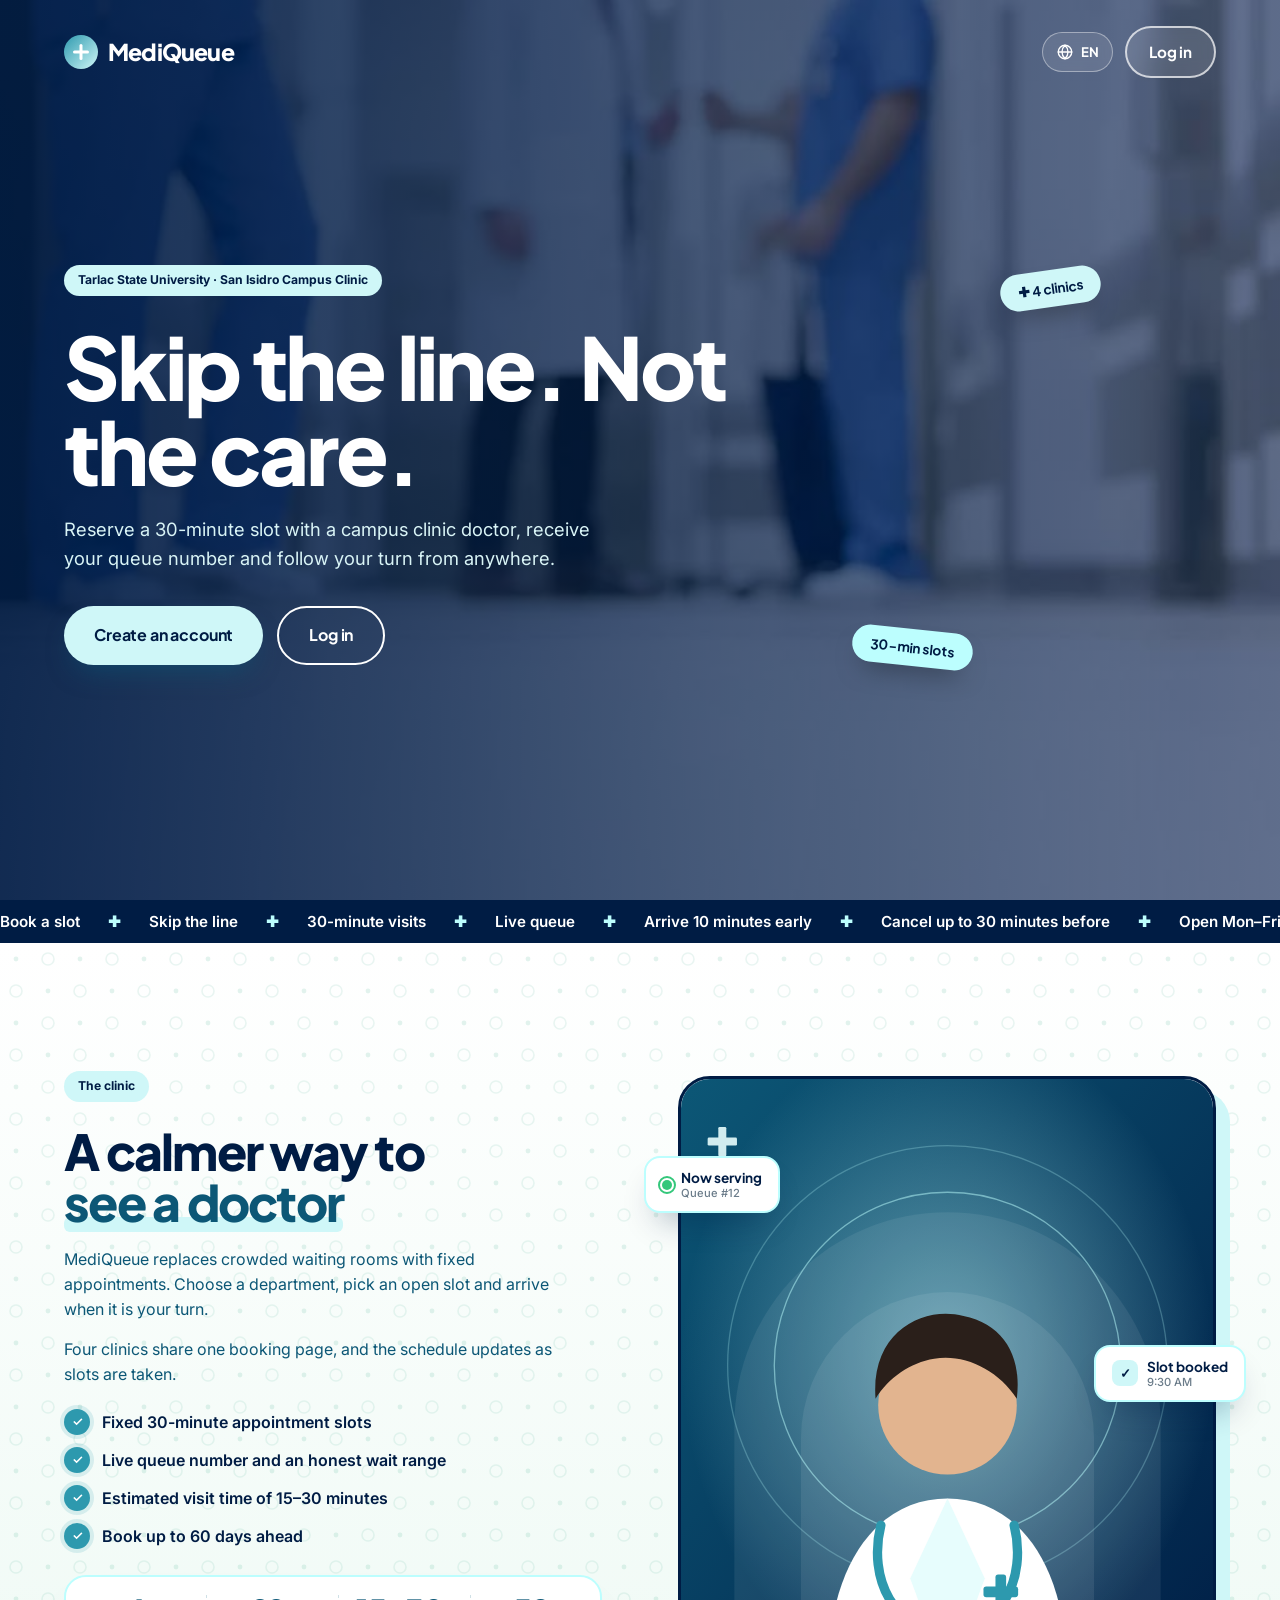
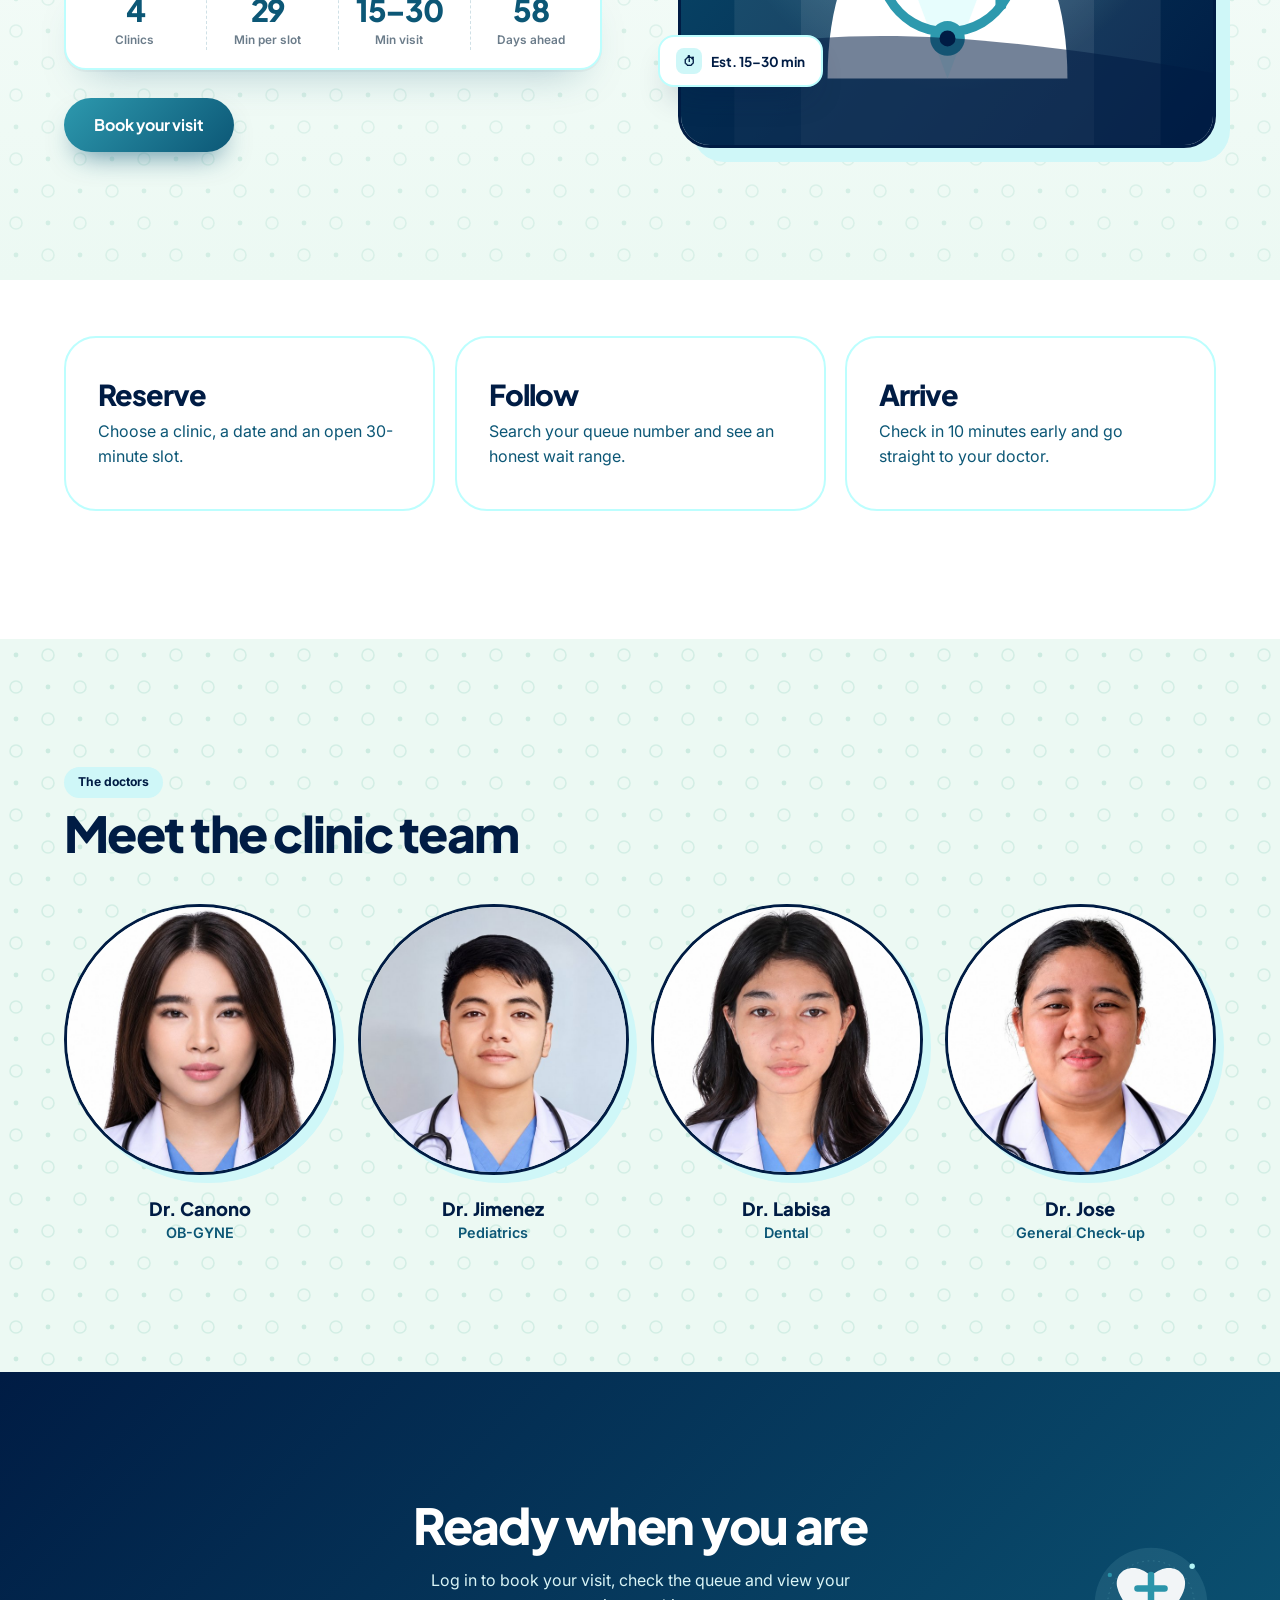
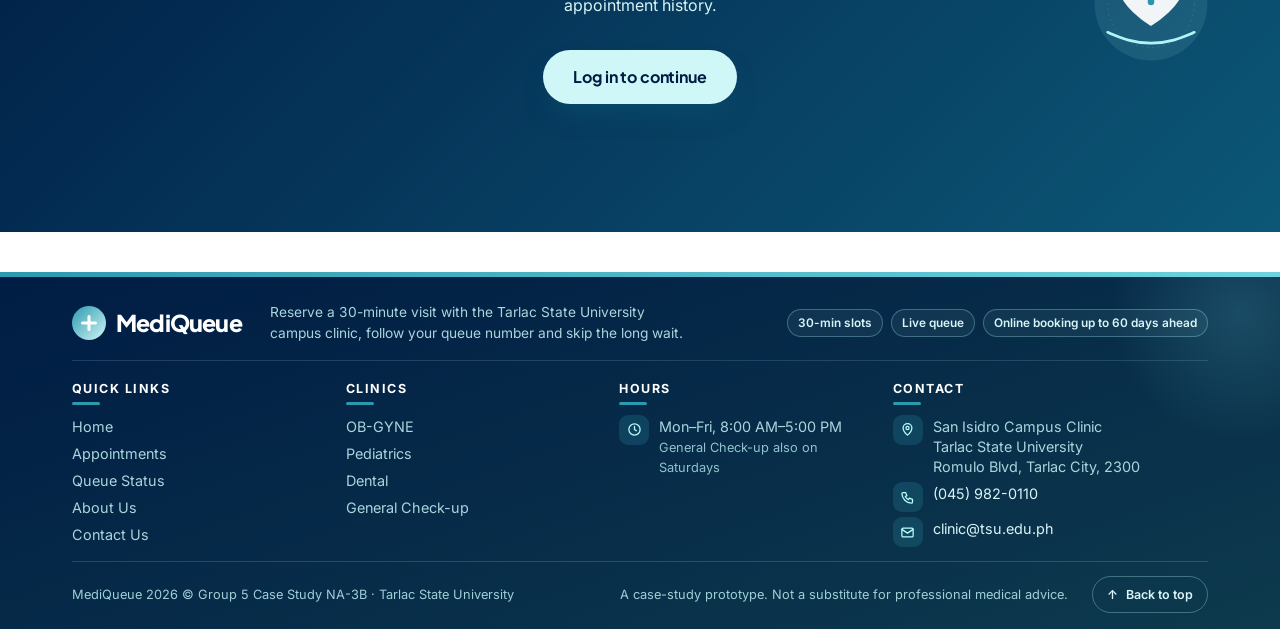
<file: index.html>
<!DOCTYPE html>
<html lang="en">
<head>
<meta charset="UTF-8">
<meta name="viewport" content="width=device-width, initial-scale=1.0">
<title>MediQueue — Book your clinic visit online</title>
<meta name="description" content="Your MediQueue home: see live slots left today for OB-GYNE, Pediatrics, Dental and General Check-up clinics at the TSU San Isidro Campus Clinic.">
<meta property="og:type" content="website"><meta property="og:site_name" content="MediQueue"><meta property="og:title" content="MediQueue — Book your clinic visit online"><meta property="og:description" content="Your MediQueue home: see live slots left today for OB-GYNE, Pediatrics, Dental and General Check-up clinics at the TSU San Isidro Campus Clinic.">
<meta name="theme-color" content="#0b2a4a">
<link rel="icon" type="image/svg+xml" href="assets/img/favicon.svg">
<link rel="preconnect" href="https://fonts.googleapis.com">
<link href="https://fonts.googleapis.com/css2?family=Plus+Jakarta+Sans:wght@600;700;800&family=Inter:wght@400;500;600&display=swap" rel="stylesheet">
<script>try{if(!JSON.parse(localStorage.getItem("mediqueue_user")))throw 0}catch(e){location.replace("landing.html")}</script>
<link rel="stylesheet" href="assets/css/style.css">
<link rel="stylesheet" href="assets/css/luxe.css">
<link rel="stylesheet" href="assets/css/extras.css"><link rel="stylesheet" href="assets/css/calm.css">
</head>
<body>

<header class="nav">
  <div class="nav-inner">
    <a href="index.html" class="brand">
      <span class="brand-mark" aria-hidden="true"></span>
      MediQueue
    </a>
    <nav>
      <ul class="nav-links">
        <li><a href="index.html" aria-current="page">Home</a></li>
        <li><a href="queue.html">Queue Status</a></li>
        <li><a href="about.html">About Us</a></li>
        <li><a href="contact.html">Contact Us</a></li>
      </ul>
    </nav>
    <div class="nav-cta">
      <a href="login.html" class="btn btn-ghost js-auth-link">Log in</a>
      <a href="login.html?tab=register" class="btn btn-primary">Register</a>
    </div>
    <button class="nav-toggle" aria-label="Open menu">
      <span></span><span></span><span></span>
    </button>
  </div>
</header>
<div class="marquee" role="marquee" aria-label="Clinic news"><div class="mq-win" aria-hidden="true"><div class="track"><span>Book a slot</span><i>✚</i><span>Skip the line</span><i>✚</i><span>30-minute visits</span><i>✚</i><span>Live queue</span><i>✚</i><span>Arrive 10 minutes early</span><i>✚</i><span>Cancel up to 30 minutes before</span><i>✚</i><span>Open Mon–Fri, 8:00 AM–5:00 PM</span><i>✚</i><span>Book a slot</span><i>✚</i><span>Skip the line</span><i>✚</i><span>30-minute visits</span><i>✚</i><span>Live queue</span><i>✚</i><span>Arrive 10 minutes early</span><i>✚</i><span>Cancel up to 30 minutes before</span><i>✚</i><span>Open Mon–Fri, 8:00 AM–5:00 PM</span><i>✚</i><span>Book a slot</span><i>✚</i><span>Skip the line</span><i>✚</i><span>30-minute visits</span><i>✚</i><span>Live queue</span><i>✚</i><span>Arrive 10 minutes early</span><i>✚</i><span>Cancel up to 30 minutes before</span><i>✚</i><span>Open Mon–Fri, 8:00 AM–5:00 PM</span><i>✚</i><span>Book a slot</span><i>✚</i><span>Skip the line</span><i>✚</i><span>30-minute visits</span><i>✚</i><span>Live queue</span><i>✚</i><span>Arrive 10 minutes early</span><i>✚</i><span>Cancel up to 30 minutes before</span><i>✚</i><span>Open Mon–Fri, 8:00 AM–5:00 PM</span><i>✚</i></div></div></div>

<main id="homePage">
<section class="home-banner" aria-label="Welcome"><video class="hb-video" autoplay muted loop playsinline preload="auto" poster="assets/video/home-poster.jpg" aria-hidden="true" tabindex="-1"><source src="assets/video/home-bg.mp4" type="video/mp4"></video><span class="hb-veil" aria-hidden="true"></span><span class="blob b1"></span><span class="blob b2"></span><span class="blob b3"></span><img src="assets/img/doctor.svg" alt="" class="hb-img"><div class="container hb-copy"><span class="kicker">Member home</span><h1 id="hbTitle"><span class="hb-hi" id="hbHi">Welcome,</span><span class="hb-name" id="hbName">patient</span></h1><p>Book a visit, follow your queue number or review past appointments, all in one place.</p><div class="hero-actions"><a href="appointment.html" class="btn btn-primary btn-lg">Book now</a><a href="queue.html" class="btn btn-outline btn-lg">Queue status</a></div></div></section>

  <!-- HERO -->
  <section class="section home-hero-section">
    <div class="container hero-grid">
      <div class="hero-copy">
        <span class="eyebrow">Tarlac State University · San Isidro Campus Clinic</span>
        <h2 class="hero-title">Spend less time waiting and more time getting care.</h2>
        <p class="lede">Reserve a 30-minute slot with a campus clinic doctor, get a queue number, and check your estimated wait from anywhere.</p>
        <dl class="hero-stats">
          <div><dt id="statServed">0</dt><dd>Patients served</dd></div>
          <div><dt id="statOpen">0</dt><dd>Clinics open today</dd></div>
          <div><dt id="statSlots">0</dt><dd>Slots left today</dd></div>
        </dl>
      </div>

      <aside class="today-card" aria-labelledby="todayTitle">
        <div class="today-head">
          <h2 id="todayTitle">Today at the clinic</h2>
          <span class="live-pill"><span class="live-dot"></span>Live</span>
        </div>
        <p class="today-date" id="todayLabel"></p>
        <ul class="today-list" id="todayList"></ul>
        <a href="appointment.html#schedule" class="today-link">See full clinic schedule →</a>
      </aside>
    </div>

    <div class="container">
      <div class="home-cards">
        <a href="appointment-list.html" class="home-card">Appointment List</a>
        <a href="appointment.html#schedule" class="home-card">Clinic Schedule</a>
        <a href="appointment-history.html" class="home-card">Appointment History</a>
      </div>
    </div>
  </section>

  <!-- SERVICES -->
  <section class="band" id="services">
    <div class="container">
      <div class="section-head reveal">
        <span class="kicker">Services offered</span>
        <h2>Four clinics, one booking page</h2>
        <p>Pick the doctor you need. Each visit is a 30-minute slot, and open slots update as people book.</p>
      </div>
      <div class="services-grid" id="servicesGrid"></div>
    </div>
  </section>

  <!-- RESERVATION INFO -->
  <section class="section" id="reservation">
    <div class="container with-art"><img class="sec-art" src="assets/img/art-reserve.svg" alt="" aria-hidden="true" loading="lazy">
      <div class="section-head reveal">
        <span class="kicker">Reservation guide</span>
        <h2>How reservations work</h2>
        <p>Four steps from booking to seeing the doctor.</p>
      </div>

      <div class="reserve-grid">
        <ol class="reserve-steps">
          <li class="reveal"><span class="n">1</span><div><h3>Choose a clinic and time</h3><p>Select a department, a date and an open 30-minute slot. Booked slots are greyed out.</p></div></li>
          <li class="reveal"><span class="n">2</span><div><h3>Get your queue number</h3><p>You receive a queue number and a private visit number. Logged-in patients also get a Patient ID (MRN).</p></div></li>
          <li class="reveal"><span class="n">3</span><div><h3>Track your wait</h3><p>Search your number on the Queue Status page. The wait is shown as a range, like 15–20 mins, because real visits vary.</p></div></li>
          <li class="reveal"><span class="n">4</span><div><h3>Arrive 10 minutes early</h3><p>Check in at the clinic, then wait for your turn. Can't make it? Cancel online to free the slot.</p></div></li>
        </ol>

        <div class="faq reveal">
          <h3>Reminder</h3>
          <details open>
            <summary>How late can I cancel?</summary>
            <p>Up to <strong>30 minutes before</strong> your appointment. After that the slot can't be reused, so online cancellation closes. Call (045) 982-0110 instead.</p>
          </details>
          <details>
            <summary>What do I need to bring?</summary>
            <p>A valid school or government ID, and your queue or visit number. Bring any previous medical records if you have them.</p>
          </details>
          <details>
            <summary>Do I need an account?</summary>
            <p>Yes. An account is required so we can verify each booking and prevent fake or prank reservations. It also gives you a Patient ID (MRN) and keeps your appointment history in one place.</p>
          </details>
          <details>
            <summary>Why is the wait a range?</summary>
            <p>Consultations run shorter or longer than planned, so we show a window such as 15–20 mins rather than a number we can't promise.</p>
          </details>
          <details>
            <summary>What are the clinic hours?</summary>
            <p>Mon–Fri, 8:00 AM–5:00 PM. Each department has its own days and hours, listed above.</p>
          </details>
        </div>
      </div>
    </div>
  </section>

  <!-- ANALYTICS -->
  <section class="band" id="insights">
    <div class="container with-art"><img class="sec-art" src="assets/img/art-insights.svg" alt="" aria-hidden="true" loading="lazy">
      <div class="section-head reveal">
        <span class="kicker">Clinic insights</span>
        <h2>What the clinic sees most</h2>
        <p>Our most-served service is <strong data-top-service>—</strong>. Cancellations are tracked too, so we know when slots free up.</p>
      </div>
      <div class="insight-grid">
        <div class="panel reveal">
          <h3>Most served services</h3>
          <p class="panel-sub">Completed appointments per department</p>
          <ul class="bars" id="svcBars"></ul>
        </div>
        <div class="panel reveal">
          <h3>When people cancel</h3>
          <p class="panel-sub">Time between cancelling and the appointment · <strong id="statCancelRate">—</strong> of bookings are cancelled</p>
          <ul class="bars" id="cancelBars"></ul>
          <p class="panel-foot">Cancel at least 30 minutes ahead so someone else can take your slot.</p>
        </div>
      </div>
      <p class="data-note">Sample campus history plus appointments booked on this device.</p>
    </div>
  </section>

  <!-- ABOUT -->

  <!-- TESTIMONIALS -->
  <section class="band" id="reviews">
    <div class="container with-art"><img class="sec-art" src="assets/img/art-feedback.svg" alt="" aria-hidden="true" loading="lazy">
      <div class="reviews-head reveal">
        <div class="section-head">
          <span class="kicker">Patient feedback</span>
          <h2>Feedback</h2>
        </div>
        <div class="rating-sum">
          <span class="rating-big" id="reviewAvg">5.0</span>
          <span><span class="stars">★★★★★</span><small><span id="reviewCount">0</span> reviews</small></span>
        </div>
      </div>

      <div class="carousel reveal">
        <button type="button" class="car-btn" id="reviewPrev" aria-label="Previous review">‹</button>
        <div class="review-track" id="reviewTrack" tabindex="0" aria-label="Patient feedback"></div>
        <button type="button" class="car-btn" id="reviewNext" aria-label="Next review">›</button>
      </div>
      <p class="data-note">Starter feedback is placeholder text for this prototype. Feedback you add is saved on this device only.</p>

      <details class="review-form-wrap reveal">
        <summary>Leave your feedback</summary>
        <form id="reviewForm" novalidate>
          <div class="field-row">
            <div class="field" id="f-rv-name">
              <label for="rv-name">Your name</label>
              <input type="text" id="rv-name" maxlength="40" placeholder="e.g. Juan D.">
              <span class="field-error">Enter your name.</span>
            </div>
            <div class="field">
              <label for="rv-rating">Rating</label>
              <select id="rv-rating">
                <option value="5">★★★★★ Excellent</option>
                <option value="4">★★★★ Good</option>
                <option value="3">★★★ Okay</option>
                <option value="2">★★ Poor</option>
                <option value="1">★ Bad</option>
              </select>
            </div>
          </div>
          <div class="field" id="f-rv-text">
            <label for="rv-text">Your feedback</label>
            <textarea id="rv-text" maxlength="280" placeholder="How was booking and waiting?"></textarea>
            <span class="field-error">Write at least 10 characters.</span>
          </div>
          <button type="submit" class="btn btn-primary">Post feedback</button>
          <span class="review-thanks" id="reviewThanks" hidden>Thanks! Your feedback was added.</span>
        </form>
      </details>
    </div>
  </section>

  <!-- LOCATION -->
  <section class="section" id="location">
    <div class="container with-art"><img class="sec-art" src="assets/img/art-map.svg" alt="" aria-hidden="true" loading="lazy">
      <div class="section-head reveal">
        <span class="kicker">Location</span>
        <h2>Find the clinic</h2>
      </div>
      <div class="loc-grid reveal">
        <div class="loc-info">
          <div class="loc-item"><h3>Address</h3><p>San Isidro Campus Clinic<br>Tarlac State University<br>Romulo Blvd, Tarlac City, 2300</p></div>
          <div class="loc-item"><h3>Clinic hours</h3><p>Mon–Fri, 8:00 AM–5:00 PM<br>General Check-up also on Saturdays</p></div>
          <div class="loc-item"><h3>Reach us</h3><p>(045) 982-0110<br>clinic@tsu.edu.ph</p></div>
          <a class="btn btn-primary" target="_blank" rel="noopener" href="https://www.google.com/maps/search/?api=1&query=Tarlac+State+University+San+Isidro+Campus">Open in Google Maps</a>
        </div>
        <div class="loc-map">
          <iframe title="Map of Tarlac State University San Isidro Campus" loading="lazy" referrerpolicy="no-referrer-when-downgrade"
            src="https://www.google.com/maps?q=Tarlac+State+University+San+Isidro+Campus&output=embed"></iframe>
        </div>
      </div>
    </div>
  </section>

  <!-- CTA -->
  <section class="section cta-section">
    <div class="container">
      <div class="cta-box reveal"><img class="cta-art" src="assets/img/art-care.svg" alt="" aria-hidden="true" loading="lazy">
        <h2>Ready to skip the line?</h2>
        <p>Reserve your slot in under a minute.</p>
        <a href="appointment.html" class="btn btn-lg cta-btn">Book Now</a>
      </div>
    </div>
  </section>

</main>

<footer class="site-footer pro-footer">
  <div class="container">
    <div class="pf-top">
      <div class="pf-brand">
        <a href="index.html" class="brand"><span class="brand-mark" aria-hidden="true"></span>MediQueue</a>
        <p>Reserve a 30-minute visit with the Tarlac State University campus clinic, follow your queue number and skip the long wait.</p>
        <div class="pf-chips"><span>30-min slots</span><span>Live queue</span><span>Online booking up to 60 days ahead</span></div>
      </div>
      <nav class="pf-col" aria-label="Footer">
        <h4>Quick links</h4>
        <ul>
          <li><a href="index.html">Home</a></li>
          <li><a href="appointment.html">Appointments</a></li>
          <li><a href="queue.html">Queue Status</a></li>
          <li><a href="about.html">About Us</a></li>
          <li><a href="contact.html">Contact Us</a></li>
        </ul>
      </nav>
      <div class="pf-col">
        <h4>Clinics</h4>
        <ul>
          <li>OB-GYNE</li>
          <li>Pediatrics</li>
          <li>Dental</li>
          <li>General Check-up</li>
        </ul>
      </div>
      <div class="pf-col">
        <h4>Hours</h4>
        <ul class="pf-contact">
          <li><span class="pf-ic" aria-hidden="true"><svg viewBox="0 0 24 24" fill="none" stroke="currentColor" stroke-width="2" stroke-linecap="round" stroke-linejoin="round"><circle cx="12" cy="12" r="9"/><path d="M12 7v5l3 2"/></svg></span><span>Mon–Fri, 8:00 AM–5:00 PM<br><small>General Check-up also on Saturdays</small></span></li>
        </ul>
      </div>
      <div class="pf-col">
        <h4>Contact</h4>
        <ul class="pf-contact">
          <li><span class="pf-ic" aria-hidden="true"><svg viewBox="0 0 24 24" fill="none" stroke="currentColor" stroke-width="2" stroke-linecap="round" stroke-linejoin="round"><path d="M12 21s7-6.2 7-11.5A7 7 0 0 0 5 9.500C5 14.800 12 21 12 21z"/><circle cx="12" cy="9.500" r="2.500"/></svg></span><span>San Isidro Campus Clinic<br>Tarlac State University<br>Romulo Blvd, Tarlac City, 2300</span></li>
          <li><span class="pf-ic" aria-hidden="true"><svg viewBox="0 0 24 24" fill="none" stroke="currentColor" stroke-width="2" stroke-linecap="round" stroke-linejoin="round"><path d="M5 4h4l2 5-2.500 1.500a11 11 0 0 0 5 5L15 13l5 2v4a2 2 0 0 1-2 2A16 16 0 0 1 3 6a2 2 0 0 1 2-2z"/></svg></span><a href="tel:+63459820110">(045) 982-0110</a></li>
          <li><span class="pf-ic" aria-hidden="true"><svg viewBox="0 0 24 24" fill="none" stroke="currentColor" stroke-width="2" stroke-linecap="round" stroke-linejoin="round"><rect x="3" y="5" width="18" height="14" rx="2"/><path d="M3 7l9 6 9-6"/></svg></span><a href="mailto:clinic@tsu.edu.ph">clinic@tsu.edu.ph</a></li>
        </ul>
      </div>
    </div>
    <div class="pf-bottom">
      <p>MediQueue 2026 &copy; Group 5 Case Study NA-3B &middot; Tarlac State University</p>
      <p>A case-study prototype. Not a substitute for professional medical advice.</p>
      <a href="#" class="pf-top-btn" data-top>&uarr; <span>Back to top</span></a>
    </div>
  </div>
</footer>

<script src="assets/js/script.js"></script>
<script>document.addEventListener("DOMContentLoaded",()=>{const u=getCurrentUser();if(!u)return;let n=String(u.label||"").trim();n=n.includes("@")?n.split("@")[0]:n.split(/\s+/)[0];let fresh=false;try{fresh=sessionStorage.getItem("mq_fresh")==="1"}catch(e){}document.getElementById("hbHi").textContent=fresh?"Welcome,":"Welcome back,";document.getElementById("hbName").textContent=n||"patient"});</script>
<script src="assets/js/fx.js"></script>
<script src="assets/js/i18n.js"></script>
<script src="assets/js/extras.js"></script>
<script>(function(){var v=document.querySelector(".hb-video");if(!v)return;v.muted=true;var p=v.play();if(p&&p.catch)p.catch(function(){document.addEventListener("click",function(){v.play()},{once:true})})})();</script>
</body>
</html>
</file>
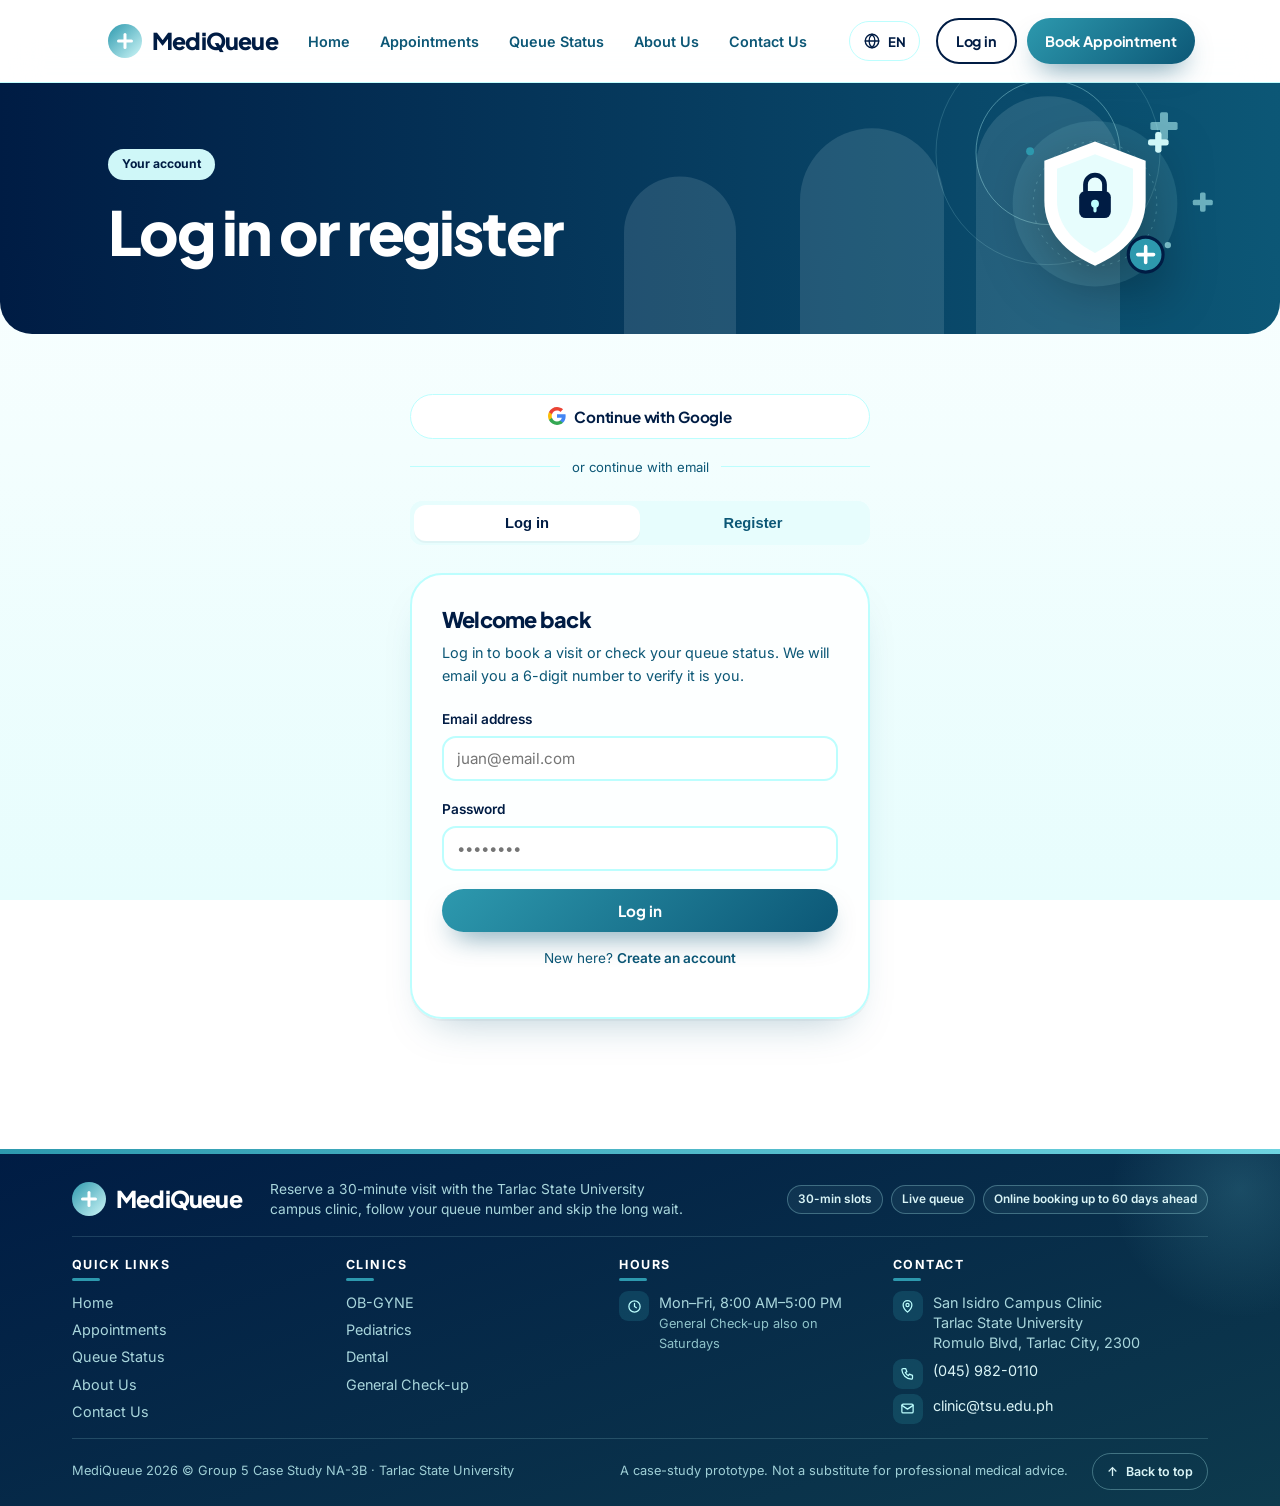
<file: about.html>
<!DOCTYPE html>
<html lang="en">
<head>
<meta charset="UTF-8">
<meta name="viewport" content="width=device-width, initial-scale=1.0">
<title>MediQueue — About Us</title>
<meta name="description" content="Learn why MediQueue was built: a Tarlac State University case study that removes crowding and uncertainty from the campus clinic visit.">
<meta property="og:type" content="website"><meta property="og:site_name" content="MediQueue"><meta property="og:title" content="MediQueue — About Us"><meta property="og:description" content="Learn why MediQueue was built: a Tarlac State University case study that removes crowding and uncertainty from the campus clinic visit.">
<meta name="theme-color" content="#0b2a4a">
<link rel="icon" type="image/svg+xml" href="assets/img/favicon.svg">
<link rel="preconnect" href="https://fonts.googleapis.com">
<link href="https://fonts.googleapis.com/css2?family=Plus+Jakarta+Sans:wght@600;700;800&family=Inter:wght@400;500;600&display=swap" rel="stylesheet">
<link rel="stylesheet" href="assets/css/style.css">
<link rel="stylesheet" href="assets/css/luxe.css">
<link rel="stylesheet" href="assets/css/extras.css"><link rel="stylesheet" href="assets/css/calm.css">
</head>
<body>

<header class="nav">
  <div class="nav-inner">
    <a href="index.html" class="brand">
      <span class="brand-mark" aria-hidden="true"></span>
      MediQueue
    </a>
    <nav>
      <ul class="nav-links">
        <li><a href="index.html">Home</a></li>
        <li><a href="queue.html">Queue Status</a></li>
        <li><a href="about.html" aria-current="page">About Us</a></li>
        <li><a href="contact.html">Contact Us</a></li>
      </ul>
    </nav>
    <div class="nav-cta">
      <a href="login.html" class="btn btn-ghost js-auth-link">Log in</a>
      <a href="login.html?tab=register" class="btn btn-primary">Register</a>
    </div>
    <button class="nav-toggle" aria-label="Open menu">
      <span></span><span></span><span></span>
    </button>
  </div>
</header>
<div class="page-banner"><div class="container"><span class="kicker">About us</span><h1>About MediQueue</h1></div><img class="pb-art" src="assets/img/art-about.svg" alt="" aria-hidden="true"><svg class="pulse" viewBox="0 0 1200 80" preserveAspectRatio="none" aria-hidden="true"><path d="M0 40h430l24-30 34 62 30-52 22 20h660" pathLength="1"/></svg></div>

<main>
  <section class="section ct-section" id="about">
    <div class="container">
      <article class="ct-about ct-about-wide reveal">
        <span class="kicker">About MediQueue</span>
        <h2>Built to take the line out of the clinic visit</h2>
        <p>MediQueue started as a Group 5 case study (NA-3B) at Tarlac State University. Students and staff were queuing at the San Isidro campus clinic just to find out how long the wait would be.</p>
        <p>Patients reserve a slot, receive a queue number and check progress online. The clinic gets an orderly schedule, shorter lines and data on which services are in demand.</p>
        <div class="ct-facts"><span>Group 5 · NA-3B</span><span>Tarlac State University</span><span>San Isidro Campus Clinic</span><span>4 departments</span></div>
        <ul class="ct-points">
          <li><b>01</b><div><strong>Less crowding</strong><span>Fixed 30-minute slots spread visits through the day.</span></div></li>
          <li><b>02</b><div><strong>Privacy first</strong><span>Other patients appear only as initials.</span></div></li>
          <li><b>03</b><div><strong>Honest waiting times</strong><span>Wait ranges instead of exact promises.</span></div></li>
          <li><b>04</b><div><strong>Data for the clinic</strong><span>Demand and cancellation patterns help plan staffing.</span></div></li>
        </ul>
      </article>
    </div>
  </section>

  <section class="section ct-msg-section">
    <div class="container ct-msg">
      <div class="ct-msg-art reveal"><img src="assets/img/clinic.svg" alt="Illustration of the campus clinic building"><span class="chip c1">✚ Your feedback shapes MediQueue</span></div>
      <form class="ct-form reveal" id="ctForm">
        <span class="kicker">Send a message</span>
        <h2>Tell us how we can do better</h2>
        <div class="ct-row"><label>Name<input type="text" id="ctName" required autocomplete="name" placeholder="Your name"></label><label>Email<input type="email" id="ctEmail" required autocomplete="email" placeholder="you@email.com"></label></div>
        <label>Message<textarea id="ctMsg" rows="5" required placeholder="How can we help?"></textarea></label>
        <button type="submit" class="btn btn-primary btn-lg">Send message</button>
        <p class="ct-thanks" id="ctThanks" hidden>Thanks! Your message was saved on this device. This prototype does not send real email, so please call for urgent concerns.</p>
      </form>
    </div>
  </section>
</main>
<script>
document.getElementById("ctForm").addEventListener("submit",function(e){
  e.preventDefault();
  try{const k="mediqueue_messages",a=JSON.parse(localStorage.getItem(k)||"[]");a.push({name:ctName.value,email:ctEmail.value,message:ctMsg.value,at:Date.now()});localStorage.setItem(k,JSON.stringify(a))}catch(err){}
  this.reset();document.getElementById("ctThanks").hidden=false;
});
</script>

<footer class="site-footer pro-footer">
  <div class="container">
    <div class="pf-top">
      <div class="pf-brand">
        <a href="index.html" class="brand"><span class="brand-mark" aria-hidden="true"></span>MediQueue</a>
        <p>Reserve a 30-minute visit with the Tarlac State University campus clinic, follow your queue number and skip the long wait.</p>
        <div class="pf-chips"><span>30-min slots</span><span>Live queue</span><span>Online booking up to 60 days ahead</span></div>
      </div>
      <nav class="pf-col" aria-label="Footer">
        <h4>Quick links</h4>
        <ul>
          <li><a href="index.html">Home</a></li>
          <li><a href="appointment.html">Appointments</a></li>
          <li><a href="queue.html">Queue Status</a></li>
          <li><a href="about.html">About Us</a></li>
          <li><a href="contact.html">Contact Us</a></li>
        </ul>
      </nav>
      <div class="pf-col">
        <h4>Clinics</h4>
        <ul>
          <li>OB-GYNE</li>
          <li>Pediatrics</li>
          <li>Dental</li>
          <li>General Check-up</li>
        </ul>
      </div>
      <div class="pf-col">
        <h4>Hours</h4>
        <ul class="pf-contact">
          <li><span class="pf-ic" aria-hidden="true"><svg viewBox="0 0 24 24" fill="none" stroke="currentColor" stroke-width="2" stroke-linecap="round" stroke-linejoin="round"><circle cx="12" cy="12" r="9"/><path d="M12 7v5l3 2"/></svg></span><span>Mon–Fri, 8:00 AM–5:00 PM<br><small>General Check-up also on Saturdays</small></span></li>
        </ul>
      </div>
      <div class="pf-col">
        <h4>Contact</h4>
        <ul class="pf-contact">
          <li><span class="pf-ic" aria-hidden="true"><svg viewBox="0 0 24 24" fill="none" stroke="currentColor" stroke-width="2" stroke-linecap="round" stroke-linejoin="round"><path d="M12 21s7-6.2 7-11.5A7 7 0 0 0 5 9.500C5 14.800 12 21 12 21z"/><circle cx="12" cy="9.500" r="2.500"/></svg></span><span>San Isidro Campus Clinic<br>Tarlac State University<br>Romulo Blvd, Tarlac City, 2300</span></li>
          <li><span class="pf-ic" aria-hidden="true"><svg viewBox="0 0 24 24" fill="none" stroke="currentColor" stroke-width="2" stroke-linecap="round" stroke-linejoin="round"><path d="M5 4h4l2 5-2.500 1.500a11 11 0 0 0 5 5L15 13l5 2v4a2 2 0 0 1-2 2A16 16 0 0 1 3 6a2 2 0 0 1 2-2z"/></svg></span><a href="tel:+63459820110">(045) 982-0110</a></li>
          <li><span class="pf-ic" aria-hidden="true"><svg viewBox="0 0 24 24" fill="none" stroke="currentColor" stroke-width="2" stroke-linecap="round" stroke-linejoin="round"><rect x="3" y="5" width="18" height="14" rx="2"/><path d="M3 7l9 6 9-6"/></svg></span><a href="mailto:clinic@tsu.edu.ph">clinic@tsu.edu.ph</a></li>
        </ul>
      </div>
    </div>
    <div class="pf-bottom">
      <p>MediQueue 2026 &copy; Group 5 Case Study NA-3B &middot; Tarlac State University</p>
      <p>A case-study prototype. Not a substitute for professional medical advice.</p>
      <a href="#" class="pf-top-btn" data-top>&uarr; <span>Back to top</span></a>
    </div>
  </div>
</footer>

<script src="assets/js/script.js"></script>
<script src="assets/js/fx.js"></script>
<script src="assets/js/i18n.js"></script>
<script src="assets/js/extras.js"></script>
</body>
</html>
</file>
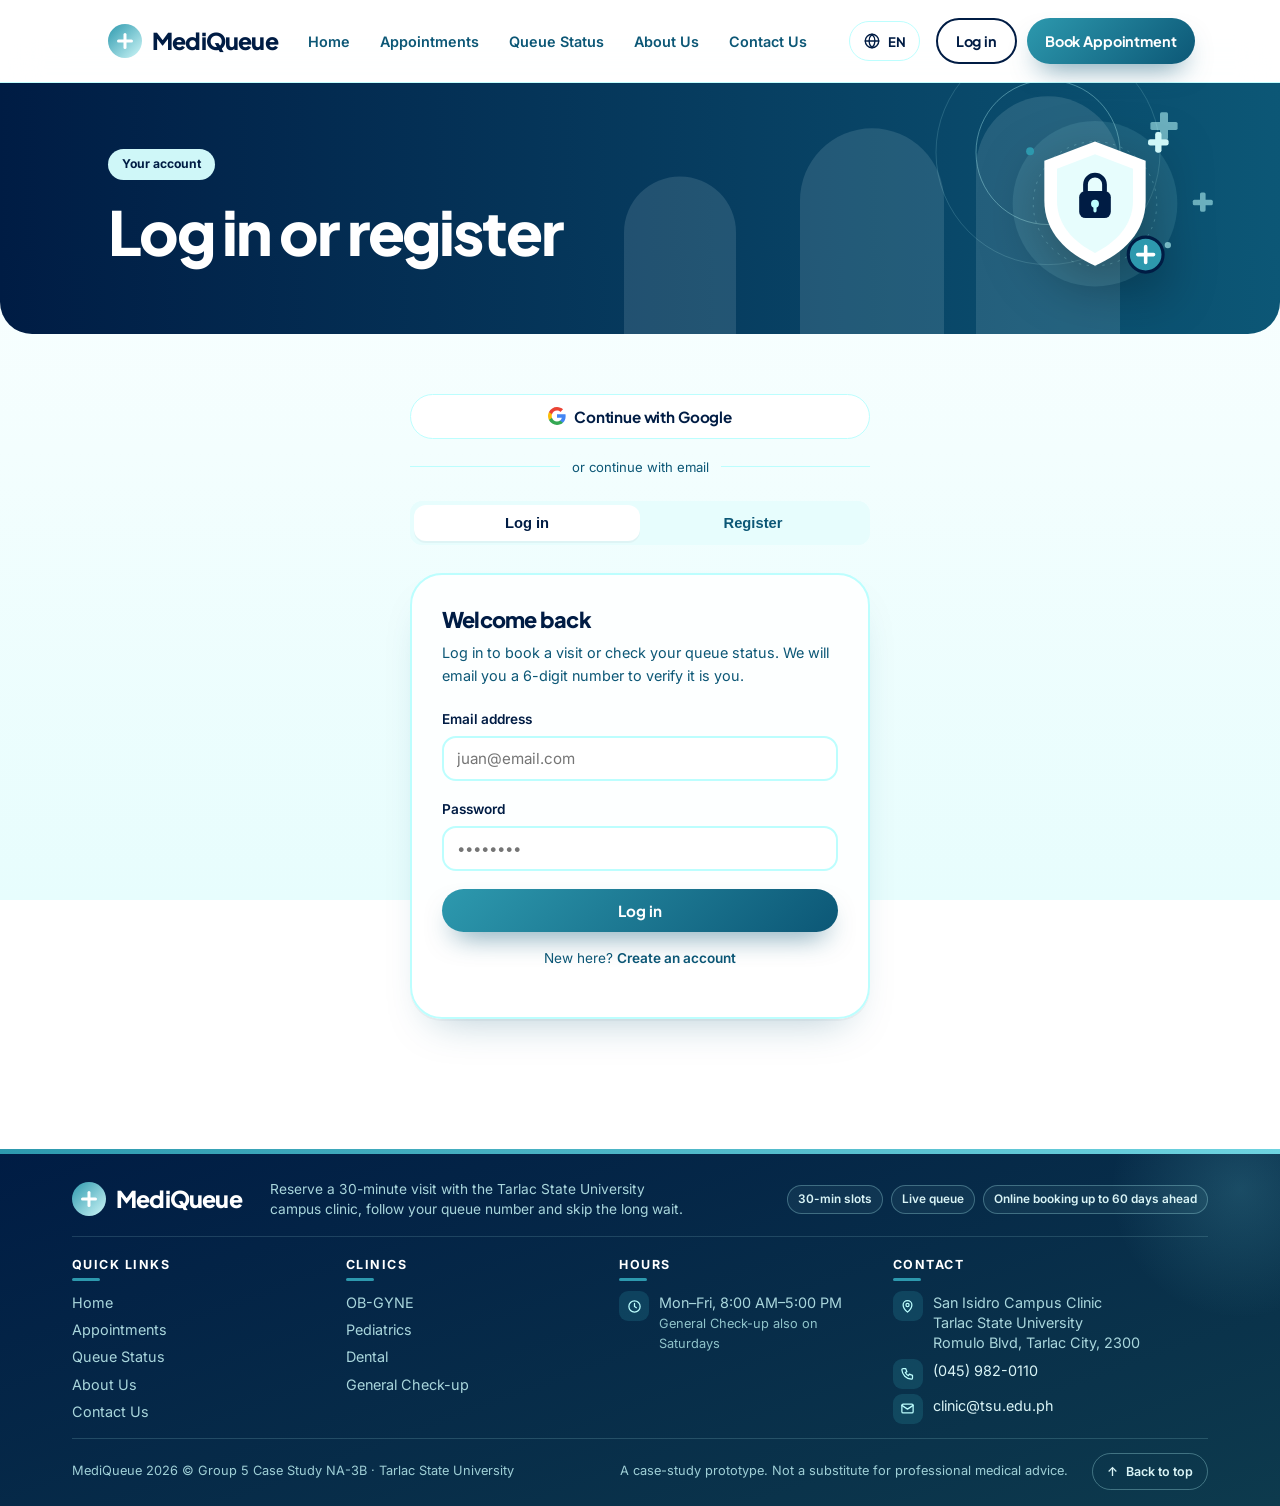
<file: appointment-history.html>
<!DOCTYPE html>
<html lang="en">
<head>
<meta charset="UTF-8">
<meta name="viewport" content="width=device-width, initial-scale=1.0">
<title>MediQueue — Appointment History</title>
<meta name="description" content="Review your upcoming, completed and cancelled MediQueue clinic visits in one place.">
<meta property="og:type" content="website"><meta property="og:site_name" content="MediQueue"><meta property="og:title" content="MediQueue — Appointment History"><meta property="og:description" content="Review your upcoming, completed and cancelled MediQueue clinic visits in one place.">
<meta name="theme-color" content="#0b2a4a">
<link rel="icon" type="image/svg+xml" href="assets/img/favicon.svg">
<script>
  /* Appointment history is tied to an account — bounce to login if none exists. */
  (function () {
    try {
      var user = JSON.parse(localStorage.getItem("mediqueue_user"));
      if (!user) window.location.replace("login.html?redirect=appointment-history.html");
    } catch (e) {
      window.location.replace("login.html?redirect=appointment-history.html");
    }
  })();
</script>
<link rel="preconnect" href="https://fonts.googleapis.com">
<link href="https://fonts.googleapis.com/css2?family=Plus+Jakarta+Sans:wght@600;700;800&family=Inter:wght@400;500;600&display=swap" rel="stylesheet">
<link rel="stylesheet" href="assets/css/style.css">
<link rel="stylesheet" href="assets/css/luxe.css">
<link rel="stylesheet" href="assets/css/extras.css"><link rel="stylesheet" href="assets/css/calm.css">
</head>
<body>

<header class="nav">
  <div class="nav-inner">
    <a href="index.html" class="brand">
      <span class="brand-mark" aria-hidden="true"></span>
      MediQueue
    </a>
    <nav>
      <ul class="nav-links">
        <li><a href="index.html">Home</a></li>
        <li><a href="appointment-history.html" aria-current="page">Appointment History</a></li>
        <li><a href="queue.html">Queue Status</a></li>
        <li><a href="about.html">About Us</a></li>
        <li><a href="contact.html">Contact Us</a></li>
      </ul>
    </nav>
    <div class="nav-cta">
      <a href="login.html" class="btn btn-ghost js-auth-link">Log in</a>
      <a href="appointment.html" class="btn btn-primary">Book Appointment</a>
    </div>
    <button class="nav-toggle" aria-label="Open menu">
      <span></span><span></span><span></span>
    </button>
  </div>
</header>
<div class="page-banner"><div class="container"><span class="kicker">Appointment history</span><h1>Your past visits</h1></div><img class="pb-art" src="assets/img/art-history.svg" alt="" aria-hidden="true"><svg class="pulse" viewBox="0 0 1200 80" preserveAspectRatio="none" aria-hidden="true"><path d="M0 40h430l24-30 34 62 30-52 22 20h660" pathLength="1"/></svg></div>

<main>
  <section class="section schedule-section">
    <div class="container">
      <div class="section-head">
        <h2>Appointment History</h2>
        <p>Your own visits only: upcoming, completed and cancelled. To cancel an upcoming appointment, look it up on the <a href="queue.html">Queue Status page</a>. Cancelling closes 30 minutes before your appointment.</p>
      </div>

      <div class="who-card"><span class="who-av" aria-hidden="true">✚</span><div><strong id="hWho">Your account</strong><small id="hMrn"></small></div></div>

      <div class="stat-tiles">
        <div class="stat-tile"><strong id="hCompleted">0</strong><span>Completed</span></div>
        <div class="stat-tile"><strong id="hUpcoming">0</strong><span>Upcoming</span></div>
        <div class="stat-tile tile-cancel"><strong id="hCancelled">0</strong><span>Cancelled</span></div>
        <div class="stat-tile"><strong id="hTotal">0</strong><span>Total booked</span></div>
      </div>

      <div id="upcomingGroup" class="history-group">
        <h3 class="group-title"><span>Upcoming</span><span class="chip">Booked</span></h3>
        <div class="schedule-table-wrap">
          <table class="schedule-table">
            <thead><tr><th>Visit #</th><th>Department / Doctor</th><th>Date</th><th>Time</th><th class="status-cell">Status</th></tr></thead>
            <tbody id="upcomingBody"></tbody>
          </table>
        </div>
      </div>

      <div id="completedGroup" class="history-group">
        <h3 class="group-title"><span>Completed</span><span class="chip chip-done">Done</span></h3>
        <div class="schedule-table-wrap">
          <table class="schedule-table" id="apptHistoryTable">
            <thead>
              <tr><th>Visit #</th><th>Department / Doctor</th><th>Date</th><th>Time</th><th class="status-cell">Status</th></tr>
            </thead>
            <tbody id="historyBody"></tbody>
          </table>
        </div>
      </div>

      <div id="cancelledGroup" class="history-group">
        <h3 class="group-title"><span>Cancelled</span><span class="chip chip-cancel">Cancelled</span></h3>
        <div class="schedule-table-wrap">
          <table class="schedule-table">
            <thead>
              <tr><th>Visit #</th><th>Department / Doctor</th><th>Date</th><th>Time</th><th class="status-cell">Status</th><th class="status-cell">Cancelled</th></tr>
            </thead>
            <tbody id="cancelledBody"></tbody>
          </table>
        </div>
      </div>

      <p class="history-empty" id="historyEmpty" style="display:none;">You have no appointments yet. <a href="appointment.html">Book one now</a>.</p>
    </div>
  </section>
</main>

<footer class="site-footer pro-footer">
  <div class="container">
    <div class="pf-top">
      <div class="pf-brand">
        <a href="index.html" class="brand"><span class="brand-mark" aria-hidden="true"></span>MediQueue</a>
        <p>Reserve a 30-minute visit with the Tarlac State University campus clinic, follow your queue number and skip the long wait.</p>
        <div class="pf-chips"><span>30-min slots</span><span>Live queue</span><span>Online booking up to 60 days ahead</span></div>
      </div>
      <nav class="pf-col" aria-label="Footer">
        <h4>Quick links</h4>
        <ul>
          <li><a href="index.html">Home</a></li>
          <li><a href="appointment.html">Appointments</a></li>
          <li><a href="queue.html">Queue Status</a></li>
          <li><a href="about.html">About Us</a></li>
          <li><a href="contact.html">Contact Us</a></li>
        </ul>
      </nav>
      <div class="pf-col">
        <h4>Clinics</h4>
        <ul>
          <li>OB-GYNE</li>
          <li>Pediatrics</li>
          <li>Dental</li>
          <li>General Check-up</li>
        </ul>
      </div>
      <div class="pf-col">
        <h4>Hours</h4>
        <ul class="pf-contact">
          <li><span class="pf-ic" aria-hidden="true"><svg viewBox="0 0 24 24" fill="none" stroke="currentColor" stroke-width="2" stroke-linecap="round" stroke-linejoin="round"><circle cx="12" cy="12" r="9"/><path d="M12 7v5l3 2"/></svg></span><span>Mon–Fri, 8:00 AM–5:00 PM<br><small>General Check-up also on Saturdays</small></span></li>
        </ul>
      </div>
      <div class="pf-col">
        <h4>Contact</h4>
        <ul class="pf-contact">
          <li><span class="pf-ic" aria-hidden="true"><svg viewBox="0 0 24 24" fill="none" stroke="currentColor" stroke-width="2" stroke-linecap="round" stroke-linejoin="round"><path d="M12 21s7-6.2 7-11.5A7 7 0 0 0 5 9.500C5 14.800 12 21 12 21z"/><circle cx="12" cy="9.500" r="2.500"/></svg></span><span>San Isidro Campus Clinic<br>Tarlac State University<br>Romulo Blvd, Tarlac City, 2300</span></li>
          <li><span class="pf-ic" aria-hidden="true"><svg viewBox="0 0 24 24" fill="none" stroke="currentColor" stroke-width="2" stroke-linecap="round" stroke-linejoin="round"><path d="M5 4h4l2 5-2.500 1.500a11 11 0 0 0 5 5L15 13l5 2v4a2 2 0 0 1-2 2A16 16 0 0 1 3 6a2 2 0 0 1 2-2z"/></svg></span><a href="tel:+63459820110">(045) 982-0110</a></li>
          <li><span class="pf-ic" aria-hidden="true"><svg viewBox="0 0 24 24" fill="none" stroke="currentColor" stroke-width="2" stroke-linecap="round" stroke-linejoin="round"><rect x="3" y="5" width="18" height="14" rx="2"/><path d="M3 7l9 6 9-6"/></svg></span><a href="mailto:clinic@tsu.edu.ph">clinic@tsu.edu.ph</a></li>
        </ul>
      </div>
    </div>
    <div class="pf-bottom">
      <p>MediQueue 2026 &copy; Group 5 Case Study NA-3B &middot; Tarlac State University</p>
      <p>A case-study prototype. Not a substitute for professional medical advice.</p>
      <a href="#" class="pf-top-btn" data-top>&uarr; <span>Back to top</span></a>
    </div>
  </div>
</footer>

<script src="assets/js/script.js"></script>
<script src="assets/js/fx.js"></script>
<script src="assets/js/i18n.js"></script>
<script src="assets/js/extras.js"></script>
</body>
</html>
</file>
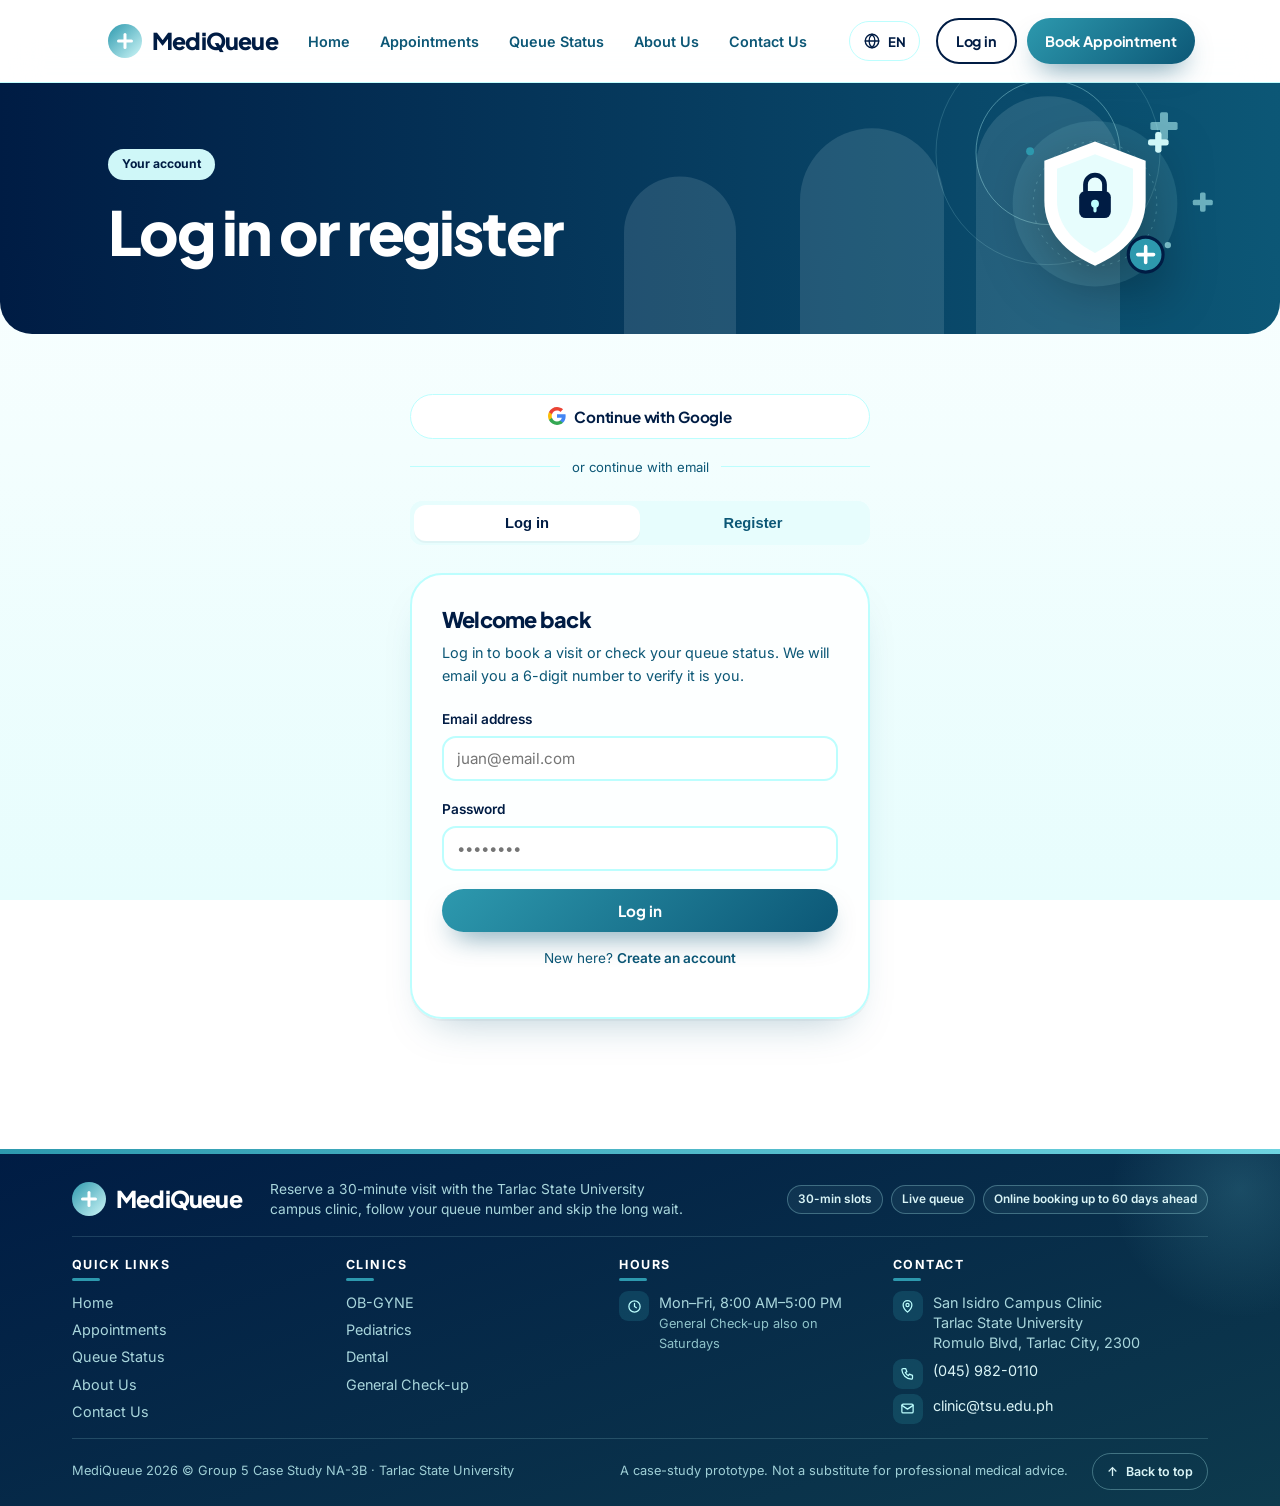
<file: appointment-list.html>
<!DOCTYPE html>
<html lang="en">
<head>
<meta charset="UTF-8">
<meta name="viewport" content="width=device-width, initial-scale=1.0">
<title>MediQueue — Appointment List</title>
<meta name="description" content="See today's clinic appointments with queue numbers, departments, doctors and status. Other patients' names are shown as initials for privacy.">
<meta property="og:type" content="website"><meta property="og:site_name" content="MediQueue"><meta property="og:title" content="MediQueue — Appointment List"><meta property="og:description" content="See today's clinic appointments with queue numbers, departments, doctors and status. Other patients' names are shown as initials for privacy.">
<meta name="theme-color" content="#0b2a4a">
<link rel="icon" type="image/svg+xml" href="assets/img/favicon.svg">
<link rel="preconnect" href="https://fonts.googleapis.com">
<link href="https://fonts.googleapis.com/css2?family=Plus+Jakarta+Sans:wght@600;700;800&family=Inter:wght@400;500;600&display=swap" rel="stylesheet">
<link rel="stylesheet" href="assets/css/style.css">
<link rel="stylesheet" href="assets/css/luxe.css">
<link rel="stylesheet" href="assets/css/extras.css"><link rel="stylesheet" href="assets/css/calm.css">
</head>
<body>

<header class="nav">
  <div class="nav-inner">
    <a href="index.html" class="brand">
      <span class="brand-mark" aria-hidden="true"></span>
      MediQueue
    </a>
    <nav>
      <ul class="nav-links">
        <li><a href="index.html">Home</a></li>
        <li><a href="appointment-list.html" aria-current="page">Appointment List</a></li>
        <li><a href="queue.html">Queue Status</a></li>
        <li><a href="about.html">About Us</a></li>
        <li><a href="contact.html">Contact Us</a></li>
      </ul>
    </nav>
    <div class="nav-cta">
      <a href="login.html" class="btn btn-ghost js-auth-link">Log in</a>
      <a href="appointment.html" class="btn btn-primary">Book Appointment</a>
    </div>
    <button class="nav-toggle" aria-label="Open menu">
      <span></span><span></span><span></span>
    </button>
  </div>
</header>
<div class="page-banner"><div class="container"><span class="kicker">Appointment list</span><h1>Today at the clinic</h1></div><img class="pb-art" src="assets/img/art-list.svg" alt="" aria-hidden="true"><svg class="pulse" viewBox="0 0 1200 80" preserveAspectRatio="none" aria-hidden="true"><path d="M0 40h430l24-30 34 62 30-52 22 20h660" pathLength="1"/></svg></div>

<main>
  <section class="section schedule-section">
    <div class="container">
      <div class="section-head">
        <h2>Your appointment list</h2>
        <p>Your upcoming appointments. Other patients' bookings are private and never shown here.</p>
      </div>

      <div class="schedule-table-wrap">
        <table class="schedule-table" id="apptListTable">
          <thead>
            <tr>
              <th>Queue #</th>
              <th>Patient</th>
              <th>Department / Doctor</th>
              <th>Date</th>
              <th>Time</th>
              <th>Status</th>
            </tr>
          </thead>
          <tbody id="apptListBody">
            <!-- rows injected by script.js -->
          </tbody>
        </table>
      </div>
      <p class="schedule-note">Patient names are abbreviated to initials to protect privacy. Only the patient's own account shows their full details.</p>
    </div>
  </section>
</main>

<footer class="site-footer pro-footer">
  <div class="container">
    <div class="pf-top">
      <div class="pf-brand">
        <a href="index.html" class="brand"><span class="brand-mark" aria-hidden="true"></span>MediQueue</a>
        <p>Reserve a 30-minute visit with the Tarlac State University campus clinic, follow your queue number and skip the long wait.</p>
        <div class="pf-chips"><span>30-min slots</span><span>Live queue</span><span>Online booking up to 60 days ahead</span></div>
      </div>
      <nav class="pf-col" aria-label="Footer">
        <h4>Quick links</h4>
        <ul>
          <li><a href="index.html">Home</a></li>
          <li><a href="appointment.html">Appointments</a></li>
          <li><a href="queue.html">Queue Status</a></li>
          <li><a href="about.html">About Us</a></li>
          <li><a href="contact.html">Contact Us</a></li>
        </ul>
      </nav>
      <div class="pf-col">
        <h4>Clinics</h4>
        <ul>
          <li>OB-GYNE</li>
          <li>Pediatrics</li>
          <li>Dental</li>
          <li>General Check-up</li>
        </ul>
      </div>
      <div class="pf-col">
        <h4>Hours</h4>
        <ul class="pf-contact">
          <li><span class="pf-ic" aria-hidden="true"><svg viewBox="0 0 24 24" fill="none" stroke="currentColor" stroke-width="2" stroke-linecap="round" stroke-linejoin="round"><circle cx="12" cy="12" r="9"/><path d="M12 7v5l3 2"/></svg></span><span>Mon–Fri, 8:00 AM–5:00 PM<br><small>General Check-up also on Saturdays</small></span></li>
        </ul>
      </div>
      <div class="pf-col">
        <h4>Contact</h4>
        <ul class="pf-contact">
          <li><span class="pf-ic" aria-hidden="true"><svg viewBox="0 0 24 24" fill="none" stroke="currentColor" stroke-width="2" stroke-linecap="round" stroke-linejoin="round"><path d="M12 21s7-6.2 7-11.5A7 7 0 0 0 5 9.500C5 14.800 12 21 12 21z"/><circle cx="12" cy="9.500" r="2.500"/></svg></span><span>San Isidro Campus Clinic<br>Tarlac State University<br>Romulo Blvd, Tarlac City, 2300</span></li>
          <li><span class="pf-ic" aria-hidden="true"><svg viewBox="0 0 24 24" fill="none" stroke="currentColor" stroke-width="2" stroke-linecap="round" stroke-linejoin="round"><path d="M5 4h4l2 5-2.500 1.500a11 11 0 0 0 5 5L15 13l5 2v4a2 2 0 0 1-2 2A16 16 0 0 1 3 6a2 2 0 0 1 2-2z"/></svg></span><a href="tel:+63459820110">(045) 982-0110</a></li>
          <li><span class="pf-ic" aria-hidden="true"><svg viewBox="0 0 24 24" fill="none" stroke="currentColor" stroke-width="2" stroke-linecap="round" stroke-linejoin="round"><rect x="3" y="5" width="18" height="14" rx="2"/><path d="M3 7l9 6 9-6"/></svg></span><a href="mailto:clinic@tsu.edu.ph">clinic@tsu.edu.ph</a></li>
        </ul>
      </div>
    </div>
    <div class="pf-bottom">
      <p>MediQueue 2026 &copy; Group 5 Case Study NA-3B &middot; Tarlac State University</p>
      <p>A case-study prototype. Not a substitute for professional medical advice.</p>
      <a href="#" class="pf-top-btn" data-top>&uarr; <span>Back to top</span></a>
    </div>
  </div>
</footer>

<script src="assets/js/script.js"></script>
<script src="assets/js/fx.js"></script>
<script src="assets/js/i18n.js"></script>
<script src="assets/js/extras.js"></script>
</body>
</html>
</file>
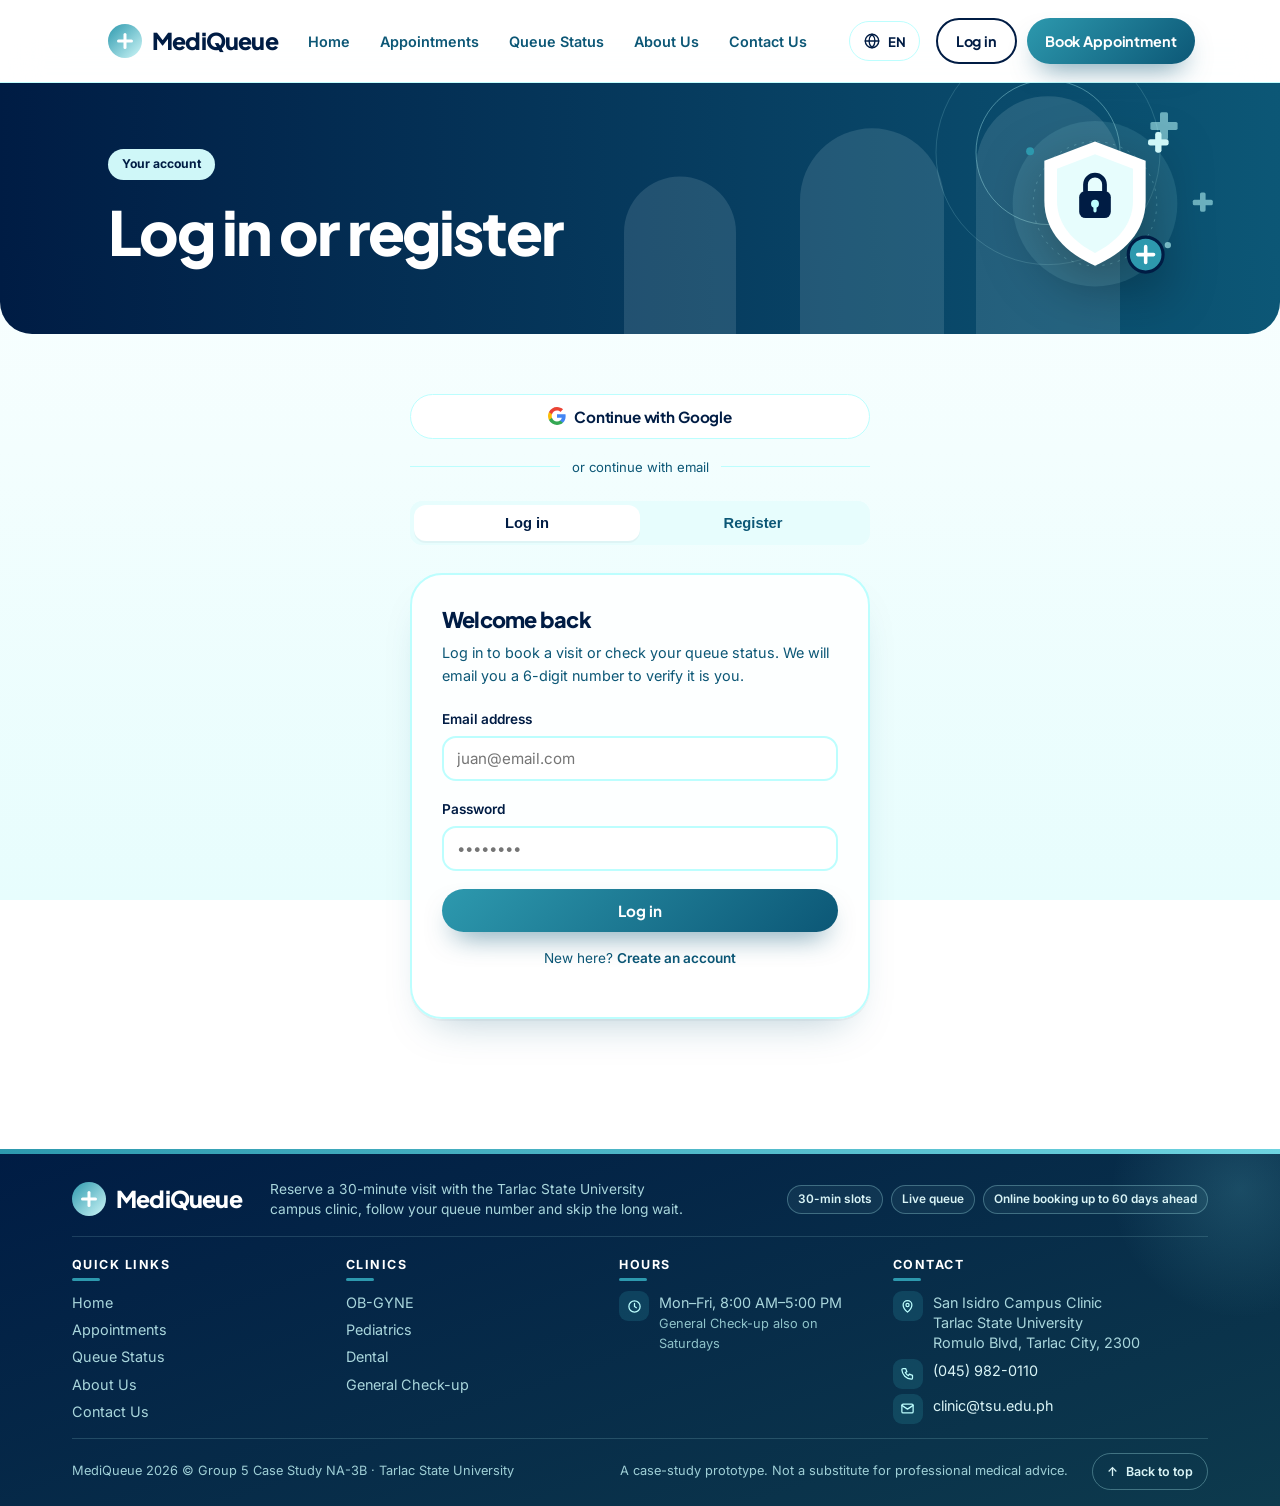
<file: appointment.html>
<!DOCTYPE html>
<html lang="en">
<head>
<meta charset="UTF-8">
<meta name="viewport" content="width=device-width, initial-scale=1.0">
<title>MediQueue — Book an appointment</title>
<meta name="description" content="Book a clinic appointment in five easy steps: choose a doctor, pick a 30-minute slot, enter your details and confirm to get your queue number.">
<meta property="og:type" content="website"><meta property="og:site_name" content="MediQueue"><meta property="og:title" content="MediQueue — Book an appointment"><meta property="og:description" content="Book a clinic appointment in five easy steps: choose a doctor, pick a 30-minute slot, enter your details and confirm to get your queue number.">
<meta name="theme-color" content="#0b2a4a">
<link rel="icon" type="image/svg+xml" href="assets/img/favicon.svg">
<script>
  /* Booking requires an account — bounce to login before the form ever shows. */
  (function () {
    try {
      var user = JSON.parse(localStorage.getItem("mediqueue_user"));
      if (!user) window.location.replace("login.html?redirect=appointment.html");
    } catch (e) {
      window.location.replace("login.html?redirect=appointment.html");
    }
  })();
</script>
<link rel="preconnect" href="https://fonts.googleapis.com">
<link href="https://fonts.googleapis.com/css2?family=Plus+Jakarta+Sans:wght@600;700;800&family=Inter:wght@400;500;600&display=swap" rel="stylesheet">
<link rel="stylesheet" href="assets/css/style.css">
<link rel="stylesheet" href="assets/css/luxe.css">
<link rel="stylesheet" href="assets/css/wizard.css">
<link rel="stylesheet" href="assets/css/extras.css"><link rel="stylesheet" href="assets/css/calm.css">
</head>
<body class="wz-body">

<header class="nav">
  <div class="nav-inner">
    <a href="index.html" class="brand">
      <span class="brand-mark" aria-hidden="true"></span>
      MediQueue
    </a>
    <nav>
      <ul class="nav-links">
        <li><a href="index.html">Home</a></li>
        <li><a href="appointment.html" aria-current="page">Appointments</a></li>
        <li><a href="queue.html">Queue Status</a></li>
        <li><a href="about.html">About Us</a></li>
        <li><a href="contact.html">Contact Us</a></li>
      </ul>
    </nav>
    <div class="nav-cta">
      <a href="login.html" class="btn btn-ghost js-auth-link">Log in</a>
      <a href="queue.html" class="btn btn-primary">Check Queue</a>
    </div>
    <button class="nav-toggle" aria-label="Open menu">
      <span></span><span></span><span></span>
    </button>
  </div>
</header>
<main class="wz container">
  <aside class="wz-side">
    <h1>Book Your<br>Appointment</h1>
    <ol class="wz-steps" id="wzSteps">
      <li class="active"><span class="wz-dot">1</span><span class="wz-label">Doctor &amp; Consultation</span></li>
      <li><span class="wz-dot">2</span><span class="wz-label">Date &amp; Time</span></li>
      <li><span class="wz-dot">3</span><span class="wz-label">Personal Information</span></li>
      <li><span class="wz-dot">4</span><span class="wz-label">Pre-Appointment Terms</span></li>
      <li><span class="wz-dot">5</span><span class="wz-label">Confirmation</span></li>
    </ol>
  </aside>

  <section class="wz-main">
    <div class="wz-top" aria-live="polite">
      <span class="wz-stepcount"><span>Step</span> <b id="wzCur">1</b> <span>of 5</span></span>
      <span class="wz-stepname" id="wzName"></span>
    </div>
    <div class="wz-bar" aria-hidden="true"><i id="wzFill"></i></div>
    <form id="bookingForm" data-wizard novalidate>
      <input type="hidden" id="b-department" name="department" value="">
      <input type="hidden" id="b-service" name="service" value="">

      <!-- Step 1 -->
      <div class="wz-panel" data-step="1">
        <h2>Doctor &amp; Consultation</h2>
        <div class="wz-sect"><span class="wz-sect-n">1</span><span>Choose your doctor</span></div>
        <div class="field-row">
          <div class="field" id="f-department">
            <label for="w-spec">Specialization</label>
            <div class="wz-select"><select id="w-spec"></select></div>
            <span class="field-error">Select a specialization.</span>
          </div>
          <div class="field">
            <label for="w-doc">Doctor</label>
            <div class="wz-select has-avatar"><img id="w-avatar" class="wz-avatar" alt="" hidden><select id="w-doc" disabled><option>Select a specialization first</option></select></div>
          </div>
        </div>
        <div class="wz-sect"><span class="wz-sect-n">2</span><span>Choose consultation type</span></div>
        <div class="wz-options" id="wzServices" role="radiogroup" aria-label="Consultation type">
          <p class="wz-empty">Choose a specialization to see the available consultations.</p>
        </div>
      </div>

      <!-- Step 2 -->
      <div class="wz-panel" data-step="2" hidden>
        <h2>Date &amp; Time</h2>
        <p class="wz-hint" id="wzHours">Pick a preferred date and an open 30-minute slot.</p>
        <div class="wz-est-banner"><i class="wz-clock" aria-hidden="true"></i><div><span>Estimated time:</span> <strong>15–30</strong> <span>minutes</span><small>Your slot is reserved for 30 minutes.</small></div></div>
        <div class="wz-sect"><span class="wz-sect-n">1</span><span>Pick a date</span></div>
        <div class="field-row">
          <div class="field" id="f-date">
            <label for="b-date">Preferred date</label>
            <input type="date" id="b-date" name="date">
            <span class="field-error">Choose a preferred date.</span>
          </div>
        </div>
        <div class="wz-sect"><span class="wz-sect-n">2</span><span>Pick a time</span></div>
        <div class="field" id="f-time">
          <label for="b-time">Preferred time</label>
          <select id="b-time" name="time" class="wz-select-hidden"><option value="">Select a department and date first</option></select>
          <div class="wz-slots" id="wzSlots"></div>
          <div class="wz-legend" aria-hidden="true"><span class="lg-av">Available</span><span class="lg-sel">Selected</span><span class="lg-bk">Unavailable</span></div>
          <span class="field-error">Choose an available time.</span>
        </div>
      </div>

      <!-- Step 3 -->
      <div class="wz-panel" data-step="3" hidden>
        <h2>Personal Information</h2>
        <div class="wz-sect"><span class="wz-sect-n">1</span><span>Patient details</span></div>
        <div class="field-row">
          <div class="field" id="f-fullname">
            <label for="b-fullname">Full name</label>
            <input type="text" id="b-fullname" name="fullname" placeholder="Juan Dela Cruz">
            <span class="field-error">Enter your first and last name (letters only).</span>
          </div>
          <div class="field" id="f-contact">
            <label for="b-contact">Contact number</label>
            <input type="tel" id="b-contact" name="contact" placeholder="09XX XXX XXXX">
            <span class="field-error">Enter a valid PH mobile number, e.g. 0917 123 4567.</span>
          </div>
        </div>
        <div class="field-row">
          <div class="field" id="f-age">
            <label for="b-age">Age</label>
            <input type="number" id="b-age" name="age" min="1" max="120" step="1" placeholder="e.g. 21">
            <span class="field-error">Enter your age as a whole number from 1 to 120.</span>
          </div>
          <div class="field" id="f-gender">
            <label for="b-gender">Gender</label>
            <select id="b-gender" name="gender">
              <option value="">Select gender</option>
              <option>Male</option>
              <option>Female</option>
              <option>Other</option>
            </select>
            <span class="field-error">Select your gender.</span>
          </div>
        </div>
        <div class="wz-sect"><span class="wz-sect-n">2</span><span>Visit details</span></div>
        <div class="field" id="f-notes">
          <label for="b-notes">Reason for visit</label>
          <textarea id="b-notes" name="notes" placeholder="Briefly describe your concern or reason for the visit"></textarea>
          <span class="field-error">Tell us your reason for the visit.</span>
        </div>
      </div>

      <!-- Step 4 -->
      <div class="wz-panel" data-step="4" hidden>
        <h2>Pre-Appointment Terms</h2>
        <div class="wz-summary" id="wzSummary"></div>
        <ul class="wz-terms">
          <li>Arrive 10 minutes before your selected time.</li>
          <li>Each slot is 30 minutes, so doctors have a breather between patients.</li>
          <li>Estimated time with the doctor is 15–30 minutes.</li>
          <li>Check your status or cancel from the Queue Status page. Cancelling closes 30 minutes before your appointment.</li>
          <li>Bring a valid ID for verification at the clinic.</li>
        </ul>
        <label class="wz-agree"><input type="checkbox" id="wzAgree"> I confirm these details are correct and I agree to the reminders above. The clinic will use my contact number to reach me.</label>
      </div>

      <!-- Step 5 -->
      <div class="wz-panel" data-step="5" hidden>
        <h2>Confirmation</h2>
        <div class="confirm-banner" id="confirmBanner">
          <div>
            <strong id="confirmTitle">Appointment booked!</strong>
            <span id="confirmDetail">Your queue number is below.</span>
          </div>
        </div>
        <div class="wz-done-actions">
          <a href="queue.html" class="wz-btn wz-btn-primary">View Queue Status</a>
          <button type="button" class="wz-btn wz-btn-ghost" id="wzAnother">Book another appointment</button>
        </div>
      </div>

      <div class="wz-footer" id="wzFooter">
        <button type="button" class="wz-btn wz-btn-ghost" id="wzBack" hidden>Back</button>
        <button type="button" class="wz-btn wz-btn-primary" id="wzNext" disabled>Next</button>
        <button type="submit" class="wz-btn wz-btn-primary" id="wzConfirm" hidden disabled>Confirm Appointment</button>
      </div>
    </form>
  </section>
</main>

<section class="section schedule-section" id="schedule">
  <div class="container">
    <div class="section-head">
      <h2>Clinic Schedule</h2>
      <p>Current clinic hours per department. Walk-ins follow the same schedule, subject to slot availability.</p>
    </div>

    <div class="schedule-table-wrap">
      <table class="schedule-table">
        <thead>
          <tr>
            <th>Department / Doctor</th>
            <th>Days</th>
            <th>Hours</th>
          </tr>
        </thead>
        <tbody>
          <tr>
            <td class="dept">OB-GYNE — Dr. Canono</td>
            <td>Monday – Friday</td>
            <td>8:00 AM – 12:00 NN, 1:00 PM – 4:00 PM</td>
          </tr>
          <tr>
            <td class="dept">Pediatrics — Dr. Jimenez</td>
            <td>Monday, Wednesday, Friday</td>
            <td>9:00 AM – 12:00 NN, 1:00 PM – 3:00 PM</td>
          </tr>
          <tr>
            <td class="dept">Dental — Dr. Labisa</td>
            <td>Tuesday, Thursday</td>
            <td>8:00 AM – 12:00 NN</td>
          </tr>
          <tr>
            <td class="dept">General Check-up — Dr. Jose</td>
            <td>Monday – Saturday</td>
            <td>8:00 AM – 4:00 PM</td>
          </tr>
        </tbody>
      </table>
    </div>
    <p class="schedule-note">Schedules may change on holidays and during staff meetings. Please check the Queue Status page for real-time availability before heading to the clinic.</p>
  </div>
</section>

<footer class="site-footer pro-footer">
  <div class="container">
    <div class="pf-top">
      <div class="pf-brand">
        <a href="index.html" class="brand"><span class="brand-mark" aria-hidden="true"></span>MediQueue</a>
        <p>Reserve a 30-minute visit with the Tarlac State University campus clinic, follow your queue number and skip the long wait.</p>
        <div class="pf-chips"><span>30-min slots</span><span>Live queue</span><span>Online booking up to 60 days ahead</span></div>
      </div>
      <nav class="pf-col" aria-label="Footer">
        <h4>Quick links</h4>
        <ul>
          <li><a href="index.html">Home</a></li>
          <li><a href="appointment.html">Appointments</a></li>
          <li><a href="queue.html">Queue Status</a></li>
          <li><a href="about.html">About Us</a></li>
          <li><a href="contact.html">Contact Us</a></li>
        </ul>
      </nav>
      <div class="pf-col">
        <h4>Clinics</h4>
        <ul>
          <li>OB-GYNE</li>
          <li>Pediatrics</li>
          <li>Dental</li>
          <li>General Check-up</li>
        </ul>
      </div>
      <div class="pf-col">
        <h4>Hours</h4>
        <ul class="pf-contact">
          <li><span class="pf-ic" aria-hidden="true"><svg viewBox="0 0 24 24" fill="none" stroke="currentColor" stroke-width="2" stroke-linecap="round" stroke-linejoin="round"><circle cx="12" cy="12" r="9"/><path d="M12 7v5l3 2"/></svg></span><span>Mon–Fri, 8:00 AM–5:00 PM<br><small>General Check-up also on Saturdays</small></span></li>
        </ul>
      </div>
      <div class="pf-col">
        <h4>Contact</h4>
        <ul class="pf-contact">
          <li><span class="pf-ic" aria-hidden="true"><svg viewBox="0 0 24 24" fill="none" stroke="currentColor" stroke-width="2" stroke-linecap="round" stroke-linejoin="round"><path d="M12 21s7-6.2 7-11.5A7 7 0 0 0 5 9.500C5 14.800 12 21 12 21z"/><circle cx="12" cy="9.500" r="2.500"/></svg></span><span>San Isidro Campus Clinic<br>Tarlac State University<br>Romulo Blvd, Tarlac City, 2300</span></li>
          <li><span class="pf-ic" aria-hidden="true"><svg viewBox="0 0 24 24" fill="none" stroke="currentColor" stroke-width="2" stroke-linecap="round" stroke-linejoin="round"><path d="M5 4h4l2 5-2.500 1.500a11 11 0 0 0 5 5L15 13l5 2v4a2 2 0 0 1-2 2A16 16 0 0 1 3 6a2 2 0 0 1 2-2z"/></svg></span><a href="tel:+63459820110">(045) 982-0110</a></li>
          <li><span class="pf-ic" aria-hidden="true"><svg viewBox="0 0 24 24" fill="none" stroke="currentColor" stroke-width="2" stroke-linecap="round" stroke-linejoin="round"><rect x="3" y="5" width="18" height="14" rx="2"/><path d="M3 7l9 6 9-6"/></svg></span><a href="mailto:clinic@tsu.edu.ph">clinic@tsu.edu.ph</a></li>
        </ul>
      </div>
    </div>
    <div class="pf-bottom">
      <p>MediQueue 2026 &copy; Group 5 Case Study NA-3B &middot; Tarlac State University</p>
      <p>A case-study prototype. Not a substitute for professional medical advice.</p>
      <a href="#" class="pf-top-btn" data-top>&uarr; <span>Back to top</span></a>
    </div>
  </div>
</footer>

<script src="assets/js/script.js"></script>
<script src="assets/js/fx.js"></script>
<script src="assets/js/wizard.js"></script>
<script src="assets/js/i18n.js"></script>
<script src="assets/js/extras.js"></script>
</body>
</html>
</file>
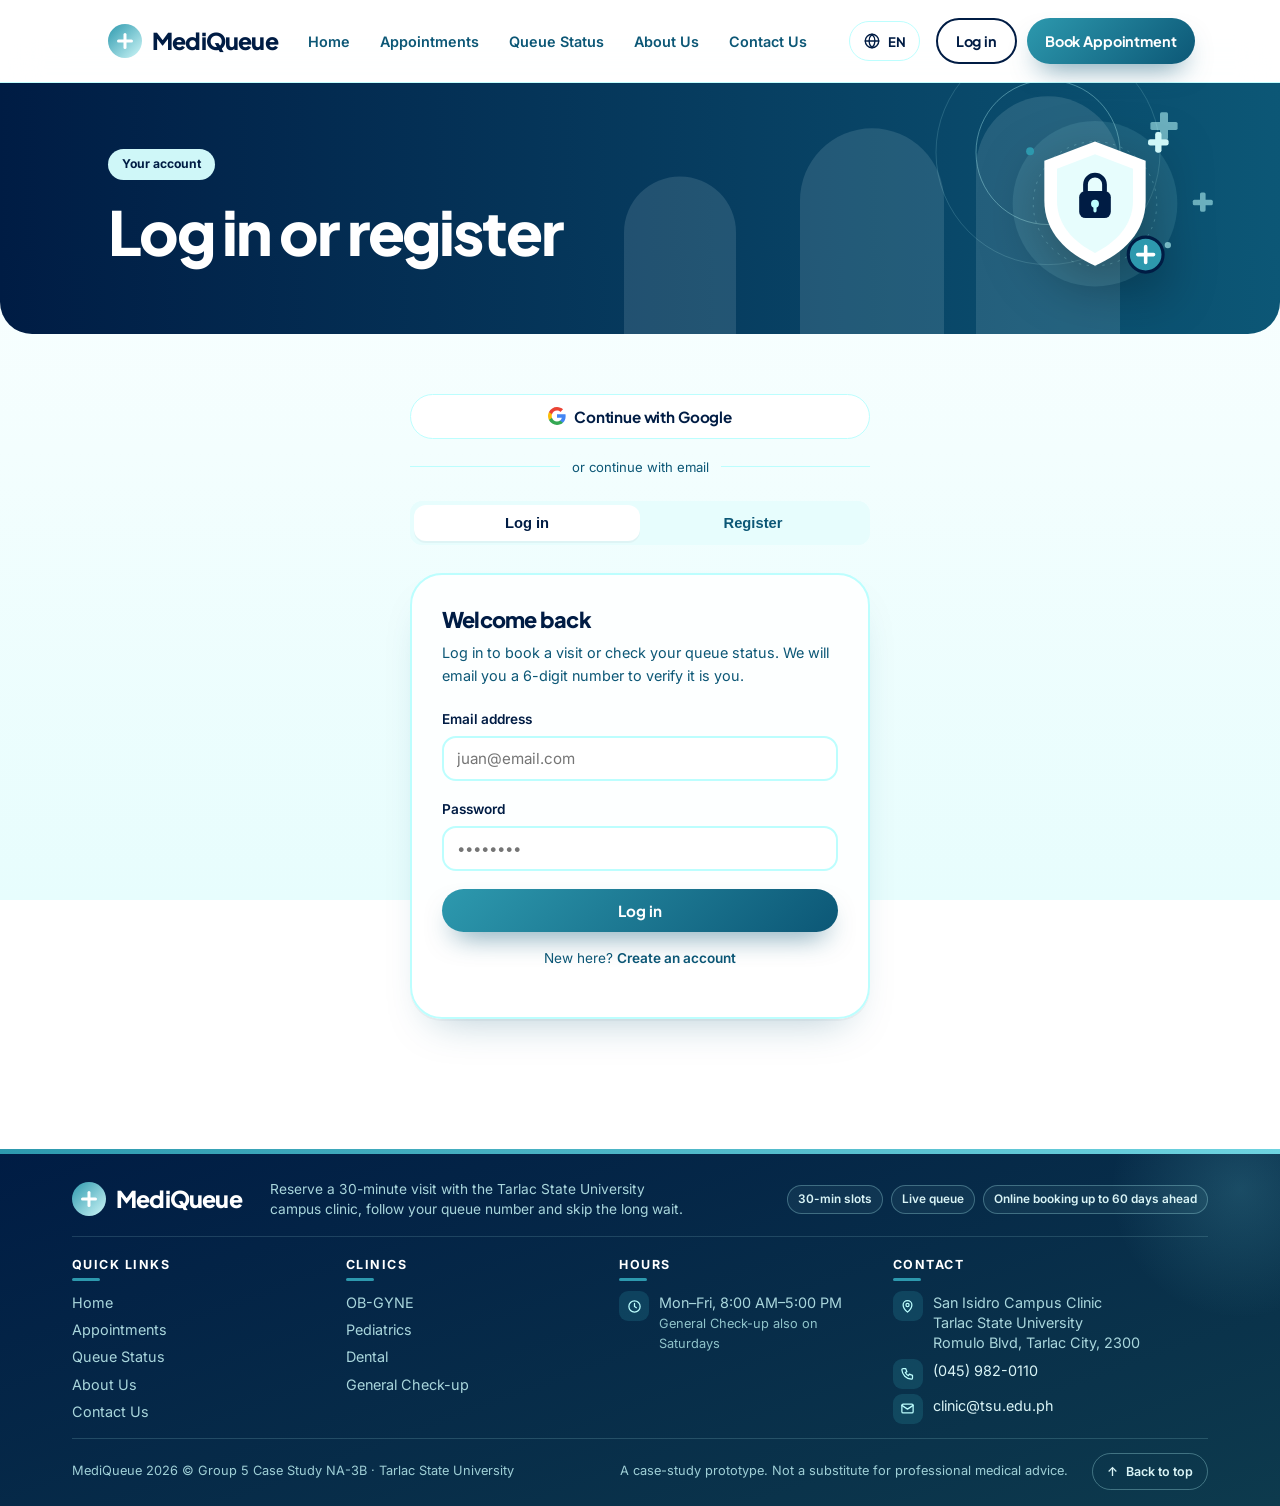
<file: contact.html>
<!DOCTYPE html>
<html lang="en">
<head>
<meta charset="UTF-8">
<meta name="viewport" content="width=device-width, initial-scale=1.0">
<title>MediQueue — Contact Us</title>
<meta name="description" content="Contact the TSU San Isidro Campus Clinic: address, telephone, email, clinic hours and an emergency Call 911 link.">
<meta property="og:type" content="website"><meta property="og:site_name" content="MediQueue"><meta property="og:title" content="MediQueue — Contact Us"><meta property="og:description" content="Contact the TSU San Isidro Campus Clinic: address, telephone, email, clinic hours and an emergency Call 911 link.">
<meta name="theme-color" content="#0b2a4a">
<link rel="icon" type="image/svg+xml" href="assets/img/favicon.svg">
<link rel="preconnect" href="https://fonts.googleapis.com">
<link href="https://fonts.googleapis.com/css2?family=Plus+Jakarta+Sans:wght@600;700;800&family=Inter:wght@400;500;600&display=swap" rel="stylesheet">
<link rel="stylesheet" href="assets/css/style.css">
<link rel="stylesheet" href="assets/css/luxe.css">
<link rel="stylesheet" href="assets/css/extras.css"><link rel="stylesheet" href="assets/css/calm.css">
</head>
<body>

<header class="nav">
  <div class="nav-inner">
    <a href="index.html" class="brand">
      <span class="brand-mark" aria-hidden="true"></span>
      MediQueue
    </a>
    <nav>
      <ul class="nav-links">
        <li><a href="index.html">Home</a></li>
        <li><a href="queue.html">Queue Status</a></li>
        <li><a href="about.html">About Us</a></li>
        <li><a href="contact.html" aria-current="page">Contact Us</a></li>
      </ul>
    </nav>
    <div class="nav-cta">
      <a href="login.html" class="btn btn-ghost js-auth-link">Log in</a>
      <a href="login.html?tab=register" class="btn btn-primary">Register</a>
    </div>
    <button class="nav-toggle" aria-label="Open menu">
      <span></span><span></span><span></span>
    </button>
  </div>
</header>
<div class="page-banner"><div class="container"><span class="kicker">Contact us</span><h1>Contact the clinic</h1></div><img class="pb-art" src="assets/img/art-contact.svg" alt="" aria-hidden="true"><svg class="pulse" viewBox="0 0 1200 80" preserveAspectRatio="none" aria-hidden="true"><path d="M0 40h430l24-30 34 62 30-52 22 20h660" pathLength="1"/></svg></div>

<main>
  <section class="section ct-section" id="contact">
    <div class="container ct-wrap">
      <aside class="ct-side reveal">
        <span class="kicker">Contact us</span>
        <h2>Talk to the clinic</h2>
        <p class="ct-lede">Questions about an appointment or the queue? Reach the San Isidro campus clinic any of these ways.</p>
        <div class="ct-cards">
          <a class="ct-card" href="https://www.google.com/maps/search/?api=1&query=Tarlac+State+University+Romulo+Blvd+Tarlac+City" target="_blank" rel="noopener"><span class="ct-ico"><svg viewBox="0 0 24 24" fill="none" stroke="currentColor" stroke-width="1.8" stroke-linecap="round" stroke-linejoin="round"><path d="M12 21s7-6.2 7-11a7 7 0 0 0-14 0c0 4.8 7 11 7 11z"/><circle cx="12" cy="10" r="2.5"/></svg></span><div><h3>Visit us</h3><p>San Isidro Campus Clinic, Tarlac State University<br>Romulo Blvd, Tarlac City, 2300</p></div></a>
          <a class="ct-card" href="tel:0459820110"><span class="ct-ico"><svg viewBox="0 0 24 24" fill="none" stroke="currentColor" stroke-width="1.8" stroke-linecap="round" stroke-linejoin="round"><path d="M5 4h4l2 5-2.5 1.5a11 11 0 0 0 5 5L15 13l5 2v4a2 2 0 0 1-2 2A16 16 0 0 1 3 6a2 2 0 0 1 2-2z"/></svg></span><div><h3>Call us</h3><p>(045) 982-0110<br>Mon–Fri, 8:00 AM–5:00 PM</p></div></a>
          <a class="ct-card" href="mailto:clinic@tsu.edu.ph"><span class="ct-ico"><svg viewBox="0 0 24 24" fill="none" stroke="currentColor" stroke-width="1.8" stroke-linecap="round" stroke-linejoin="round"><rect x="3" y="5" width="18" height="14" rx="2"/><path d="m3 7 9 6 9-6"/></svg></span><div><h3>Email us</h3><p>clinic@tsu.edu.ph<br>We reply within 1–2 business days</p></div></a>
        </div>
        <div class="ct-hours"><span class="ct-open" id="ctOpen"><i></i><span id="ctOpenText">Checking hours…</span></span><span>Mon–Fri · 8:00 AM–5:00 PM</span></div>
      </aside>
      <div class="ct-msg-art reveal"><img src="assets/img/clinic.svg" alt="Illustration of the campus clinic building"><span class="chip c1">✚ Walk-ins welcome</span><span class="chip c2">Mon–Fri · 8 AM–5 PM</span></div>
    </div>
    <div class="container"><div class="ct-alert reveal"><div class="ct-alert-text"><b>Emergency?</b><span>Do not wait for an appointment. Go to the nearest hospital or call the national emergency hotline.</span></div><a class="ct-911" href="tel:911" aria-label="Call 911 now"><svg viewBox="0 0 24 24" fill="none" stroke="currentColor" stroke-width="2" stroke-linecap="round" stroke-linejoin="round" aria-hidden="true"><path d="M5 4h4l2 5-2.5 1.5a11 11 0 0 0 5 5L15 13l5 2v4a2 2 0 0 1-2 2A16 16 0 0 1 3 6a2 2 0 0 1 2-2z"/></svg>Call 911</a></div></div>
  </section>
</main>
<script>
(function(){
  const d=new Date(),day=d.getDay(),m=d.getHours()*60+d.getMinutes(),open=day>=1&&day<=5&&m>=480&&m<1020,el=document.getElementById("ctOpen");
  el.classList.add(open?"on":"off");
  document.getElementById("ctOpenText").textContent=open?"Open now":"Closed right now";
})();
</script>

<footer class="site-footer pro-footer">
  <div class="container">
    <div class="pf-top">
      <div class="pf-brand">
        <a href="index.html" class="brand"><span class="brand-mark" aria-hidden="true"></span>MediQueue</a>
        <p>Reserve a 30-minute visit with the Tarlac State University campus clinic, follow your queue number and skip the long wait.</p>
        <div class="pf-chips"><span>30-min slots</span><span>Live queue</span><span>Online booking up to 60 days ahead</span></div>
      </div>
      <nav class="pf-col" aria-label="Footer">
        <h4>Quick links</h4>
        <ul>
          <li><a href="index.html">Home</a></li>
          <li><a href="appointment.html">Appointments</a></li>
          <li><a href="queue.html">Queue Status</a></li>
          <li><a href="about.html">About Us</a></li>
          <li><a href="contact.html">Contact Us</a></li>
        </ul>
      </nav>
      <div class="pf-col">
        <h4>Clinics</h4>
        <ul>
          <li>OB-GYNE</li>
          <li>Pediatrics</li>
          <li>Dental</li>
          <li>General Check-up</li>
        </ul>
      </div>
      <div class="pf-col">
        <h4>Hours</h4>
        <ul class="pf-contact">
          <li><span class="pf-ic" aria-hidden="true"><svg viewBox="0 0 24 24" fill="none" stroke="currentColor" stroke-width="2" stroke-linecap="round" stroke-linejoin="round"><circle cx="12" cy="12" r="9"/><path d="M12 7v5l3 2"/></svg></span><span>Mon–Fri, 8:00 AM–5:00 PM<br><small>General Check-up also on Saturdays</small></span></li>
        </ul>
      </div>
      <div class="pf-col">
        <h4>Contact</h4>
        <ul class="pf-contact">
          <li><span class="pf-ic" aria-hidden="true"><svg viewBox="0 0 24 24" fill="none" stroke="currentColor" stroke-width="2" stroke-linecap="round" stroke-linejoin="round"><path d="M12 21s7-6.2 7-11.5A7 7 0 0 0 5 9.500C5 14.800 12 21 12 21z"/><circle cx="12" cy="9.500" r="2.500"/></svg></span><span>San Isidro Campus Clinic<br>Tarlac State University<br>Romulo Blvd, Tarlac City, 2300</span></li>
          <li><span class="pf-ic" aria-hidden="true"><svg viewBox="0 0 24 24" fill="none" stroke="currentColor" stroke-width="2" stroke-linecap="round" stroke-linejoin="round"><path d="M5 4h4l2 5-2.500 1.500a11 11 0 0 0 5 5L15 13l5 2v4a2 2 0 0 1-2 2A16 16 0 0 1 3 6a2 2 0 0 1 2-2z"/></svg></span><a href="tel:+63459820110">(045) 982-0110</a></li>
          <li><span class="pf-ic" aria-hidden="true"><svg viewBox="0 0 24 24" fill="none" stroke="currentColor" stroke-width="2" stroke-linecap="round" stroke-linejoin="round"><rect x="3" y="5" width="18" height="14" rx="2"/><path d="M3 7l9 6 9-6"/></svg></span><a href="mailto:clinic@tsu.edu.ph">clinic@tsu.edu.ph</a></li>
        </ul>
      </div>
    </div>
    <div class="pf-bottom">
      <p>MediQueue 2026 &copy; Group 5 Case Study NA-3B &middot; Tarlac State University</p>
      <p>A case-study prototype. Not a substitute for professional medical advice.</p>
      <a href="#" class="pf-top-btn" data-top>&uarr; <span>Back to top</span></a>
    </div>
  </div>
</footer>

<script src="assets/js/script.js"></script>
<script src="assets/js/fx.js"></script>
<script src="assets/js/i18n.js"></script>
<script src="assets/js/extras.js"></script>
</body>
</html>
</file>
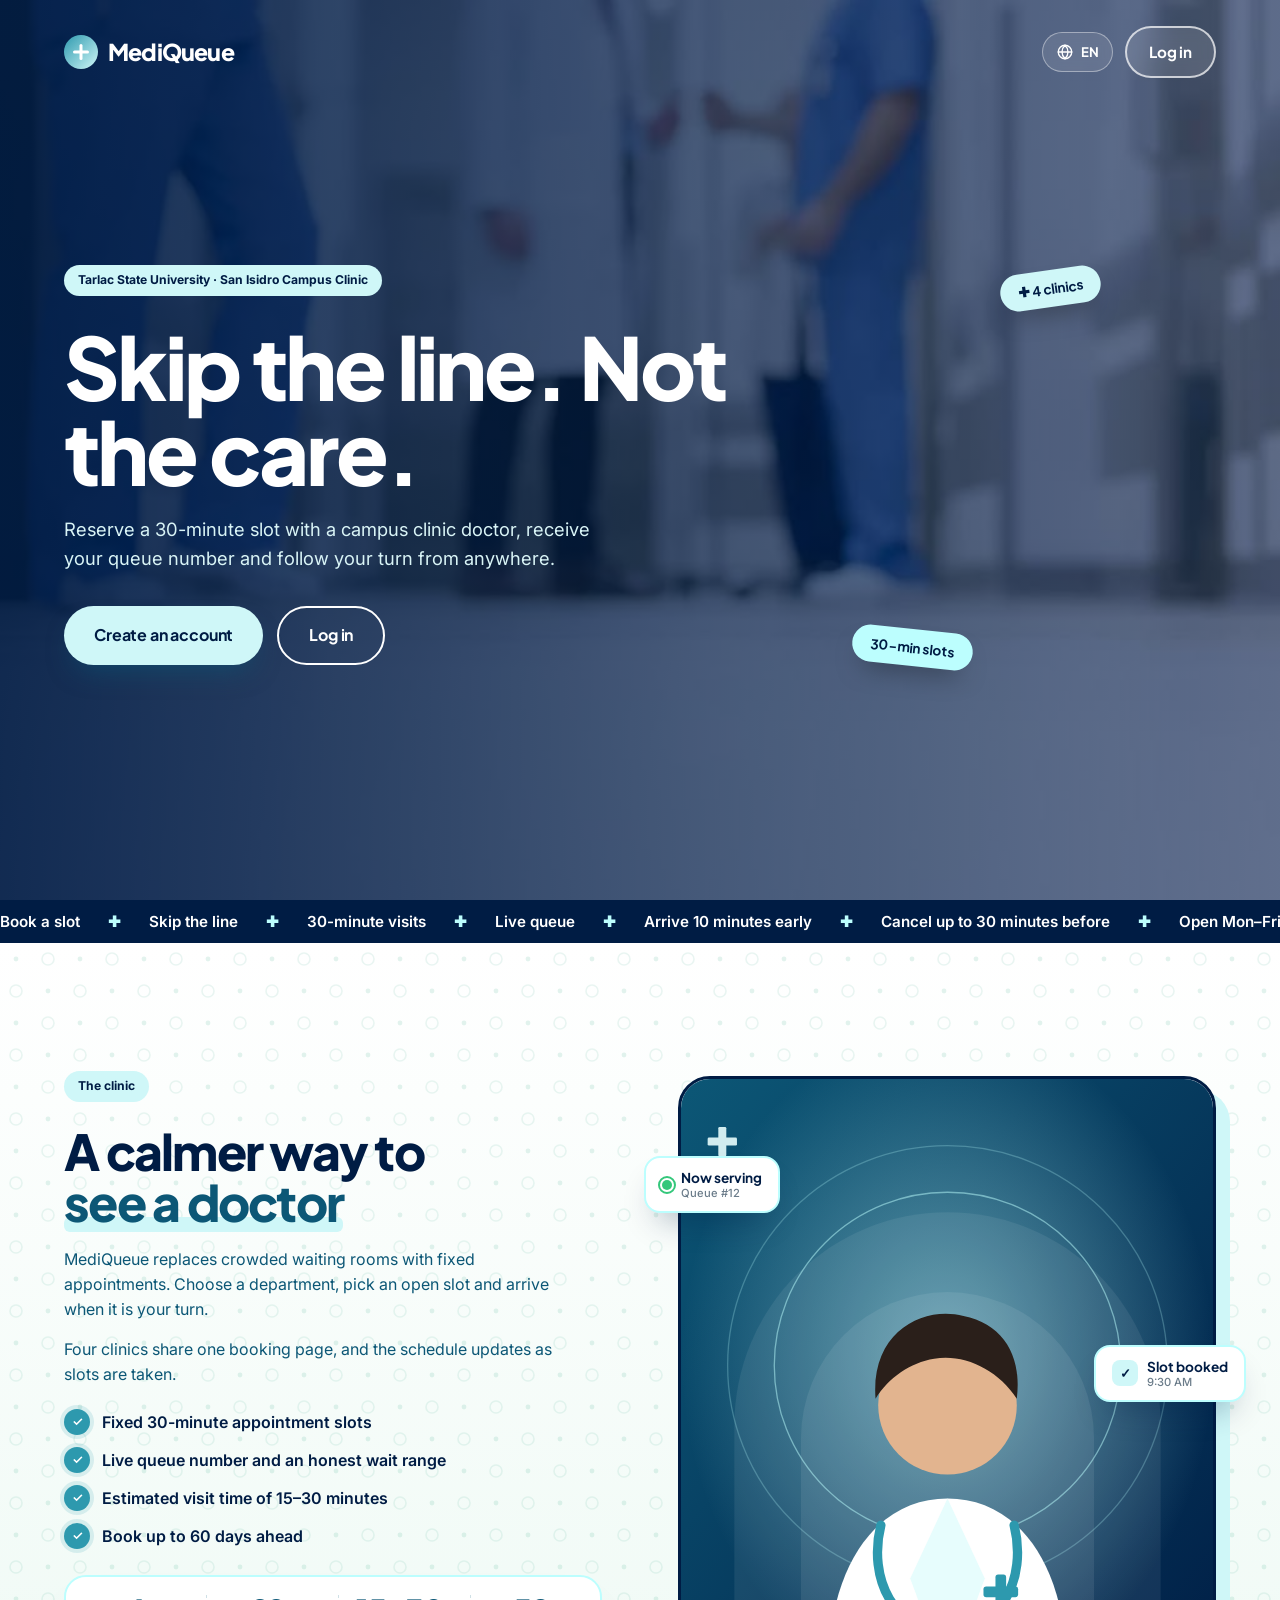
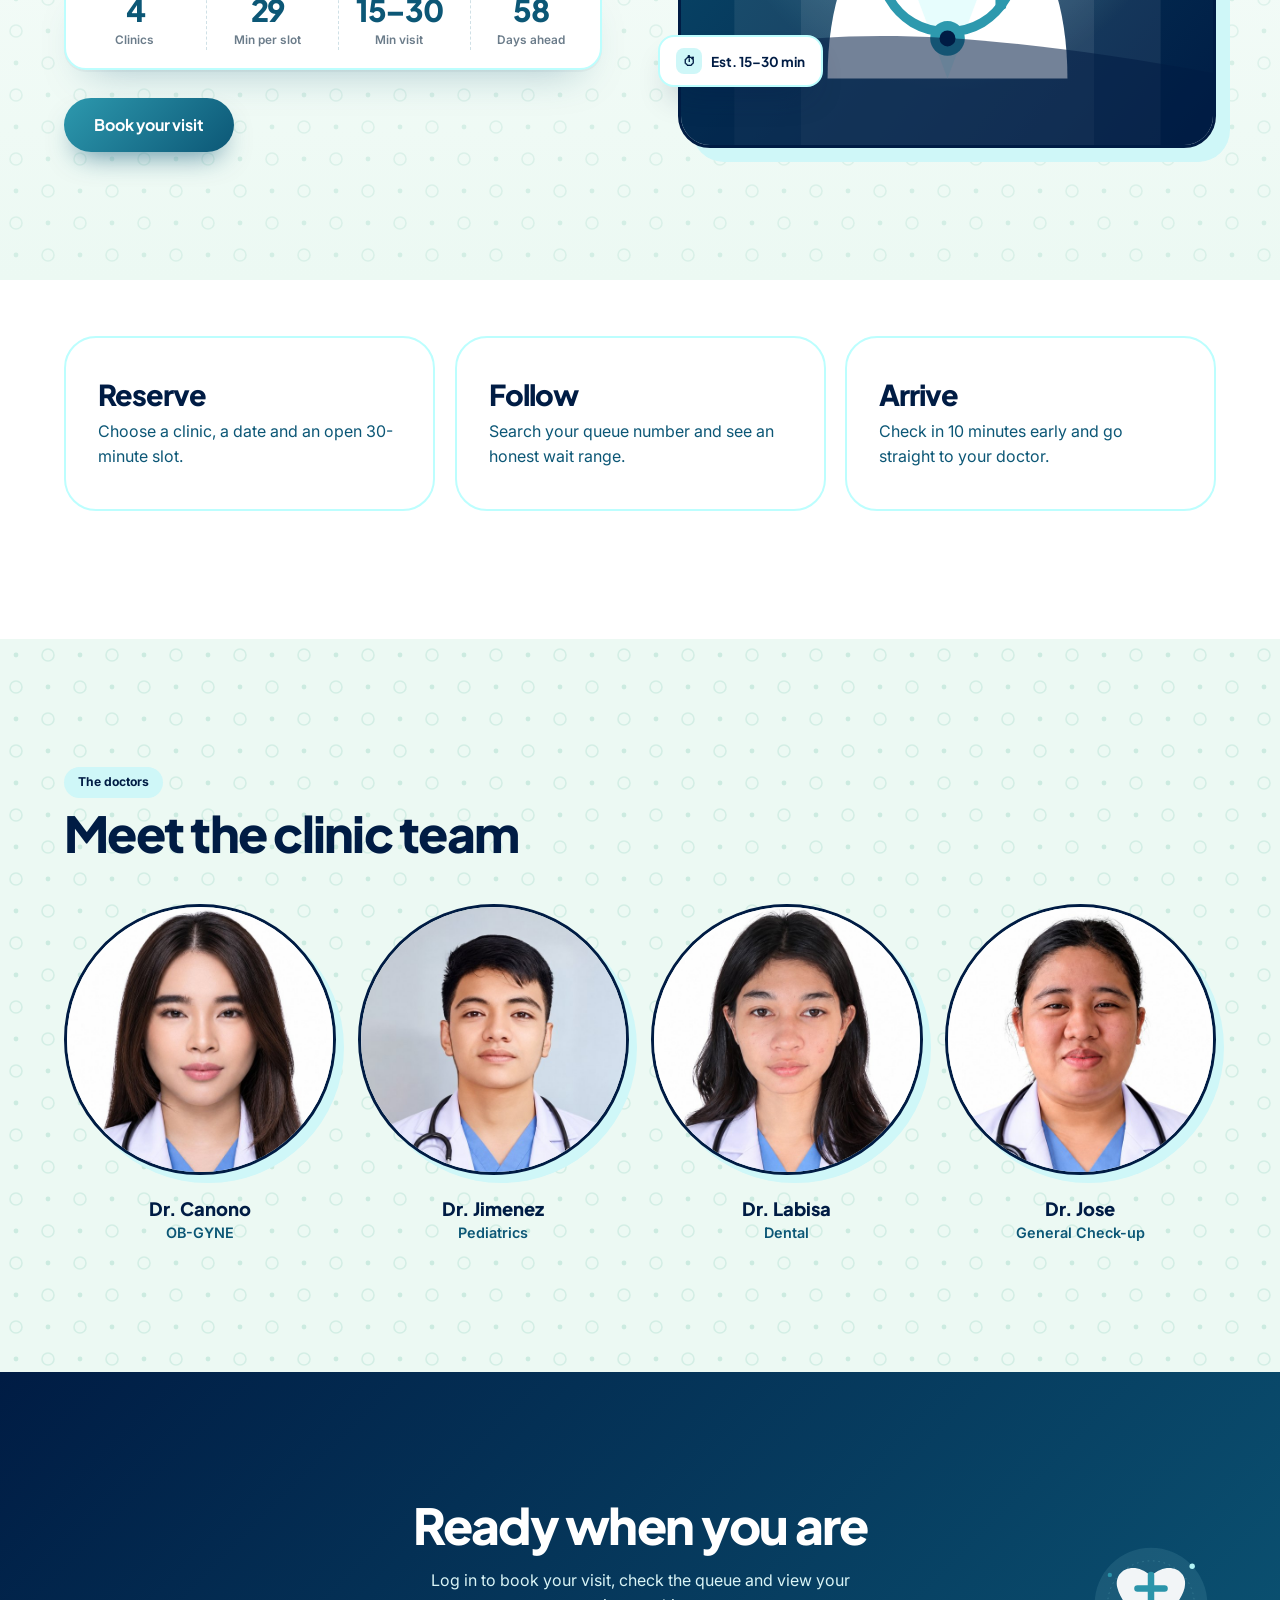
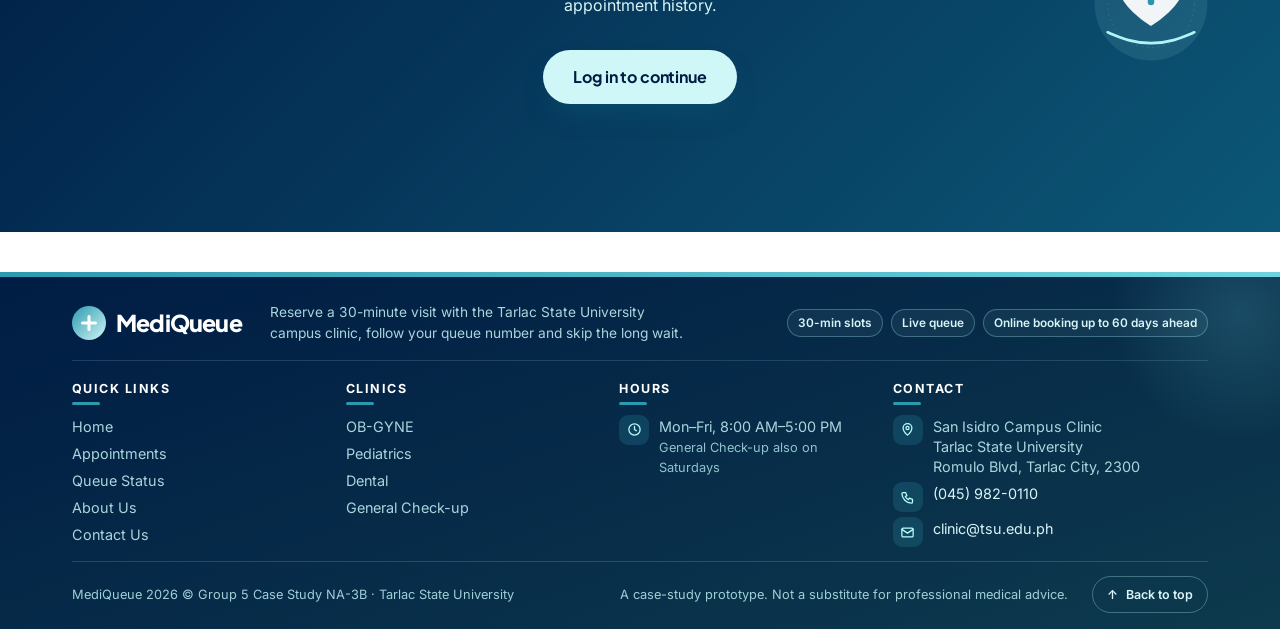
<file: landing.html>
<!DOCTYPE html>
<html lang="en"><head><meta charset="UTF-8"><meta name="viewport" content="width=device-width, initial-scale=1.0">
<title>MediQueue — Campus care, without the wait</title>
<meta name="description" content="MediQueue lets Tarlac State University San Isidro Campus Clinic patients book 30-minute slots, get a queue number and skip the long wait.">
<meta property="og:type" content="website"><meta property="og:site_name" content="MediQueue"><meta property="og:title" content="MediQueue — Campus care, without the wait"><meta property="og:description" content="MediQueue lets Tarlac State University San Isidro Campus Clinic patients book 30-minute slots, get a queue number and skip the long wait.">
<meta name="theme-color" content="#0b2a4a">
<link rel="icon" type="image/svg+xml" href="assets/img/favicon.svg">
<link rel="stylesheet" href="assets/css/style.css"><link rel="stylesheet" href="assets/css/luxe.css">
<link rel="stylesheet" href="assets/css/extras.css"><link rel="stylesheet" href="assets/css/calm.css">
</head><body class="lp">
<header class="lp-hero"><video class="scene" autoplay muted loop playsinline preload="auto" poster="assets/video/hero-poster.jpg" aria-hidden="true" tabindex="-1"><source src="assets/video/hero-bg.mp4" type="video/mp4"></video>
<div class="lp-nav"><a href="landing.html" class="brand"><span class="brand-mark" aria-hidden="true"></span>MediQueue</a><div><a href="login.html" class="btn btn-outline">Log in</a></div></div>
<div class="lp-copy"><span class="kicker">Tarlac State University · San Isidro Campus Clinic</span>
<h1>Skip the line. Not the care.</h1>
<p>Reserve a 30-minute slot with a campus clinic doctor, receive your queue number and follow your turn from anywhere.</p>
<div class="lp-actions"><a href="login.html?tab=register" class="btn btn-primary btn-lg">Create an account</a><a href="login.html" class="btn btn-outline btn-lg">Log in</a></div></div>
<span class="blob b1"></span><span class="blob b2"></span><span class="blob b3"></span><span class="chip c1">✚ 4 clinics</span><span class="chip c2">30-min slots</span><span class="lp-scroll" aria-hidden="true"></span></header>
<main id="main">
<div class="marquee" role="marquee" aria-label="Clinic news"><div class="mq-win" aria-hidden="true"><div class="track"><span>Book a slot</span><i>✚</i><span>Skip the line</span><i>✚</i><span>30-minute visits</span><i>✚</i><span>Live queue</span><i>✚</i><span>Arrive 10 minutes early</span><i>✚</i><span>Cancel up to 30 minutes before</span><i>✚</i><span>Open Mon–Fri, 8:00 AM–5:00 PM</span><i>✚</i><span>Book a slot</span><i>✚</i><span>Skip the line</span><i>✚</i><span>30-minute visits</span><i>✚</i><span>Live queue</span><i>✚</i><span>Arrive 10 minutes early</span><i>✚</i><span>Cancel up to 30 minutes before</span><i>✚</i><span>Open Mon–Fri, 8:00 AM–5:00 PM</span><i>✚</i><span>Book a slot</span><i>✚</i><span>Skip the line</span><i>✚</i><span>30-minute visits</span><i>✚</i><span>Live queue</span><i>✚</i><span>Arrive 10 minutes early</span><i>✚</i><span>Cancel up to 30 minutes before</span><i>✚</i><span>Open Mon–Fri, 8:00 AM–5:00 PM</span><i>✚</i><span>Book a slot</span><i>✚</i><span>Skip the line</span><i>✚</i><span>30-minute visits</span><i>✚</i><span>Live queue</span><i>✚</i><span>Arrive 10 minutes early</span><i>✚</i><span>Cancel up to 30 minutes before</span><i>✚</i><span>Open Mon–Fri, 8:00 AM–5:00 PM</span><i>✚</i></div></div></div>
<section class="lp-sec lp-clinic" id="theclinic"><span class="lc-orb o1" aria-hidden="true"></span><span class="lc-orb o2" aria-hidden="true"></span>
<div class="lp-split">
<div class="reveal-on lc-copy"><span class="kicker">The clinic</span>
<h2>A calmer way to <em class="lc-hl">see a doctor</em></h2>
<p>MediQueue replaces crowded waiting rooms with fixed appointments. Choose a department, pick an open slot and arrive when it is your turn.</p>
<p>Four clinics share one booking page, and the schedule updates as slots are taken.</p>
<ul class="lc-points">
<li><span class="lc-ck">✓</span>Fixed 30-minute appointment slots</li>
<li><span class="lc-ck">✓</span>Live queue number and an honest wait range</li>
<li><span class="lc-ck">✓</span>Estimated visit time of 15–30 minutes</li>
<li><span class="lc-ck">✓</span>Book up to 60 days ahead</li>
</ul>
<div class="lc-stats"><div><b data-count="4">4</b><span>Clinics</span></div><div><b data-count="30">30</b><span>Min per slot</span></div><div><b>15–30</b><span>Min visit</span></div><div><b data-count="60">60</b><span>Days ahead</span></div></div>
<a href="login.html?tab=register" class="btn btn-primary btn-lg">Book your visit</a></div>
<div class="lc-visual reveal-on"><span class="lc-ring" aria-hidden="true"></span>
<div class="lp-img"><img src="assets/img/doctor.svg" alt="Illustration of a campus clinic doctor with a stethoscope"></div>
<div class="lc-card c-a"><span class="live-dot"></span><span><span>Now serving</span><small data-no-i18n>Queue #12</small></span></div>
<div class="lc-card c-b"><span class="ic">✓</span><span><span>Slot booked</span><small data-no-i18n>9:30 AM</small></span></div>
<div class="lc-card c-c"><span class="ic">⏱</span><span>Est. 15–30 min</span></div>
<svg class="lc-ecg" viewBox="0 0 1200 80" preserveAspectRatio="none" aria-hidden="true"><path d="M0 40h430l24-30 34 62 30-52 22 20h660" pathLength="1"/></svg>
</div></div></section>
<svg class="pulse" viewBox="0 0 1200 80" preserveAspectRatio="none" aria-hidden="true"><path d="M0 40h430l24-30 34 62 30-52 22 20h660" pathLength="1"/></svg>
<section class="lp-sec" style="padding-top:0"><div class="lp-feats reveal-on">
<div tabindex="0"><h3>Reserve</h3><p>Choose a clinic, a date and an open 30-minute slot.</p></div>
<div tabindex="0"><h3>Follow</h3><p>Search your queue number and see an honest wait range.</p></div>
<div tabindex="0"><h3>Arrive</h3><p>Check in 10 minutes early and go straight to your doctor.</p></div></div></section>
<section class="lp-sec lp-team" style="background:var(--mist)"><div style="max-width:1240px;margin:0 auto"><div class="reveal-on" style="max-width:56ch;margin-bottom:44px"><span class="kicker">The doctors</span><h2>Meet the clinic team</h2></div><div class="team-grid reveal-on"><figure><img src="assets/img/doc-canono.jpg" alt="Photo of Dr. Canono, OB-GYNE doctor" loading="lazy"><figcaption><b>Dr. Canono</b><span>OB-GYNE</span></figcaption></figure><figure><img src="assets/img/doc-jimenez.jpg" alt="Photo of Dr. Jimenez, Pediatrics doctor" loading="lazy"><figcaption><b>Dr. Jimenez</b><span>Pediatrics</span></figcaption></figure><figure><img src="assets/img/doc-labisa.jpg" alt="Photo of Dr. Labisa, Dental doctor" loading="lazy"><figcaption><b>Dr. Labisa</b><span>Dental</span></figcaption></figure><figure><img src="assets/img/doc-jose.jpg" alt="Photo of Dr. Jose, General Check-up doctor" loading="lazy"><figcaption><b>Dr. Jose</b><span>General Check-up</span></figcaption></figure></div></div></section>
<section class="lp-sec lp-band"><img class="cta-art" src="assets/img/art-care.svg" alt="" aria-hidden="true" loading="lazy"><h2 class="reveal-on">Ready when you are</h2>
<p class="reveal-on">Log in to book your visit, check the queue and view your appointment history.</p>
<a href="login.html" class="btn btn-primary btn-lg">Log in to continue</a></section>
</main>
<footer class="site-footer pro-footer">
  <div class="container">
    <div class="pf-top">
      <div class="pf-brand">
        <a href="landing.html" class="brand"><span class="brand-mark" aria-hidden="true"></span>MediQueue</a>
        <p>Reserve a 30-minute visit with the Tarlac State University campus clinic, follow your queue number and skip the long wait.</p>
        <div class="pf-chips"><span>30-min slots</span><span>Live queue</span><span>Online booking up to 60 days ahead</span></div>
      </div>
      <nav class="pf-col" aria-label="Footer">
        <h4>Quick links</h4>
        <ul>
          <li><a href="landing.html">Home</a></li>
          <li><a href="login.html">Appointments</a></li>
          <li><a href="login.html">Queue Status</a></li>
          <li><a href="about.html">About Us</a></li>
          <li><a href="contact.html">Contact Us</a></li>
        </ul>
      </nav>
      <div class="pf-col">
        <h4>Clinics</h4>
        <ul>
          <li>OB-GYNE</li>
          <li>Pediatrics</li>
          <li>Dental</li>
          <li>General Check-up</li>
        </ul>
      </div>
      <div class="pf-col">
        <h4>Hours</h4>
        <ul class="pf-contact">
          <li><span class="pf-ic" aria-hidden="true"><svg viewBox="0 0 24 24" fill="none" stroke="currentColor" stroke-width="2" stroke-linecap="round" stroke-linejoin="round"><circle cx="12" cy="12" r="9"/><path d="M12 7v5l3 2"/></svg></span><span>Mon–Fri, 8:00 AM–5:00 PM<br><small>General Check-up also on Saturdays</small></span></li>
        </ul>
      </div>
      <div class="pf-col">
        <h4>Contact</h4>
        <ul class="pf-contact">
          <li><span class="pf-ic" aria-hidden="true"><svg viewBox="0 0 24 24" fill="none" stroke="currentColor" stroke-width="2" stroke-linecap="round" stroke-linejoin="round"><path d="M12 21s7-6.2 7-11.5A7 7 0 0 0 5 9.500C5 14.800 12 21 12 21z"/><circle cx="12" cy="9.500" r="2.500"/></svg></span><span>San Isidro Campus Clinic<br>Tarlac State University<br>Romulo Blvd, Tarlac City, 2300</span></li>
          <li><span class="pf-ic" aria-hidden="true"><svg viewBox="0 0 24 24" fill="none" stroke="currentColor" stroke-width="2" stroke-linecap="round" stroke-linejoin="round"><path d="M5 4h4l2 5-2.500 1.500a11 11 0 0 0 5 5L15 13l5 2v4a2 2 0 0 1-2 2A16 16 0 0 1 3 6a2 2 0 0 1 2-2z"/></svg></span><a href="tel:+63459820110">(045) 982-0110</a></li>
          <li><span class="pf-ic" aria-hidden="true"><svg viewBox="0 0 24 24" fill="none" stroke="currentColor" stroke-width="2" stroke-linecap="round" stroke-linejoin="round"><rect x="3" y="5" width="18" height="14" rx="2"/><path d="M3 7l9 6 9-6"/></svg></span><a href="mailto:clinic@tsu.edu.ph">clinic@tsu.edu.ph</a></li>
        </ul>
      </div>
    </div>
    <div class="pf-bottom">
      <p>MediQueue 2026 &copy; Group 5 Case Study NA-3B &middot; Tarlac State University</p>
      <p>A case-study prototype. Not a substitute for professional medical advice.</p>
      <a href="#" class="pf-top-btn" data-top>&uarr; <span>Back to top</span></a>
    </div>
  </div>
</footer>
<script>
const io=new IntersectionObserver(es=>es.forEach(e=>{if(e.isIntersecting){e.target.classList.add("in");io.unobserve(e.target)}}),{threshold:.15});
document.querySelectorAll(".reveal-on").forEach(el=>io.observe(el));
try{if(JSON.parse(localStorage.getItem("mediqueue_user")))location.replace("index.html")}catch(e){}
</script>
<script src="assets/js/fx.js"></script>
<script src="assets/js/i18n.js"></script>
<script src="assets/js/extras.js"></script>
<script>(function(){var v=document.querySelector(".lp-hero video.scene");if(!v)return;v.muted=true;var p=v.play();if(p&&p.catch)p.catch(function(){document.addEventListener("click",function(){v.play()},{once:true})})})();</script>
</body></html>
</file>
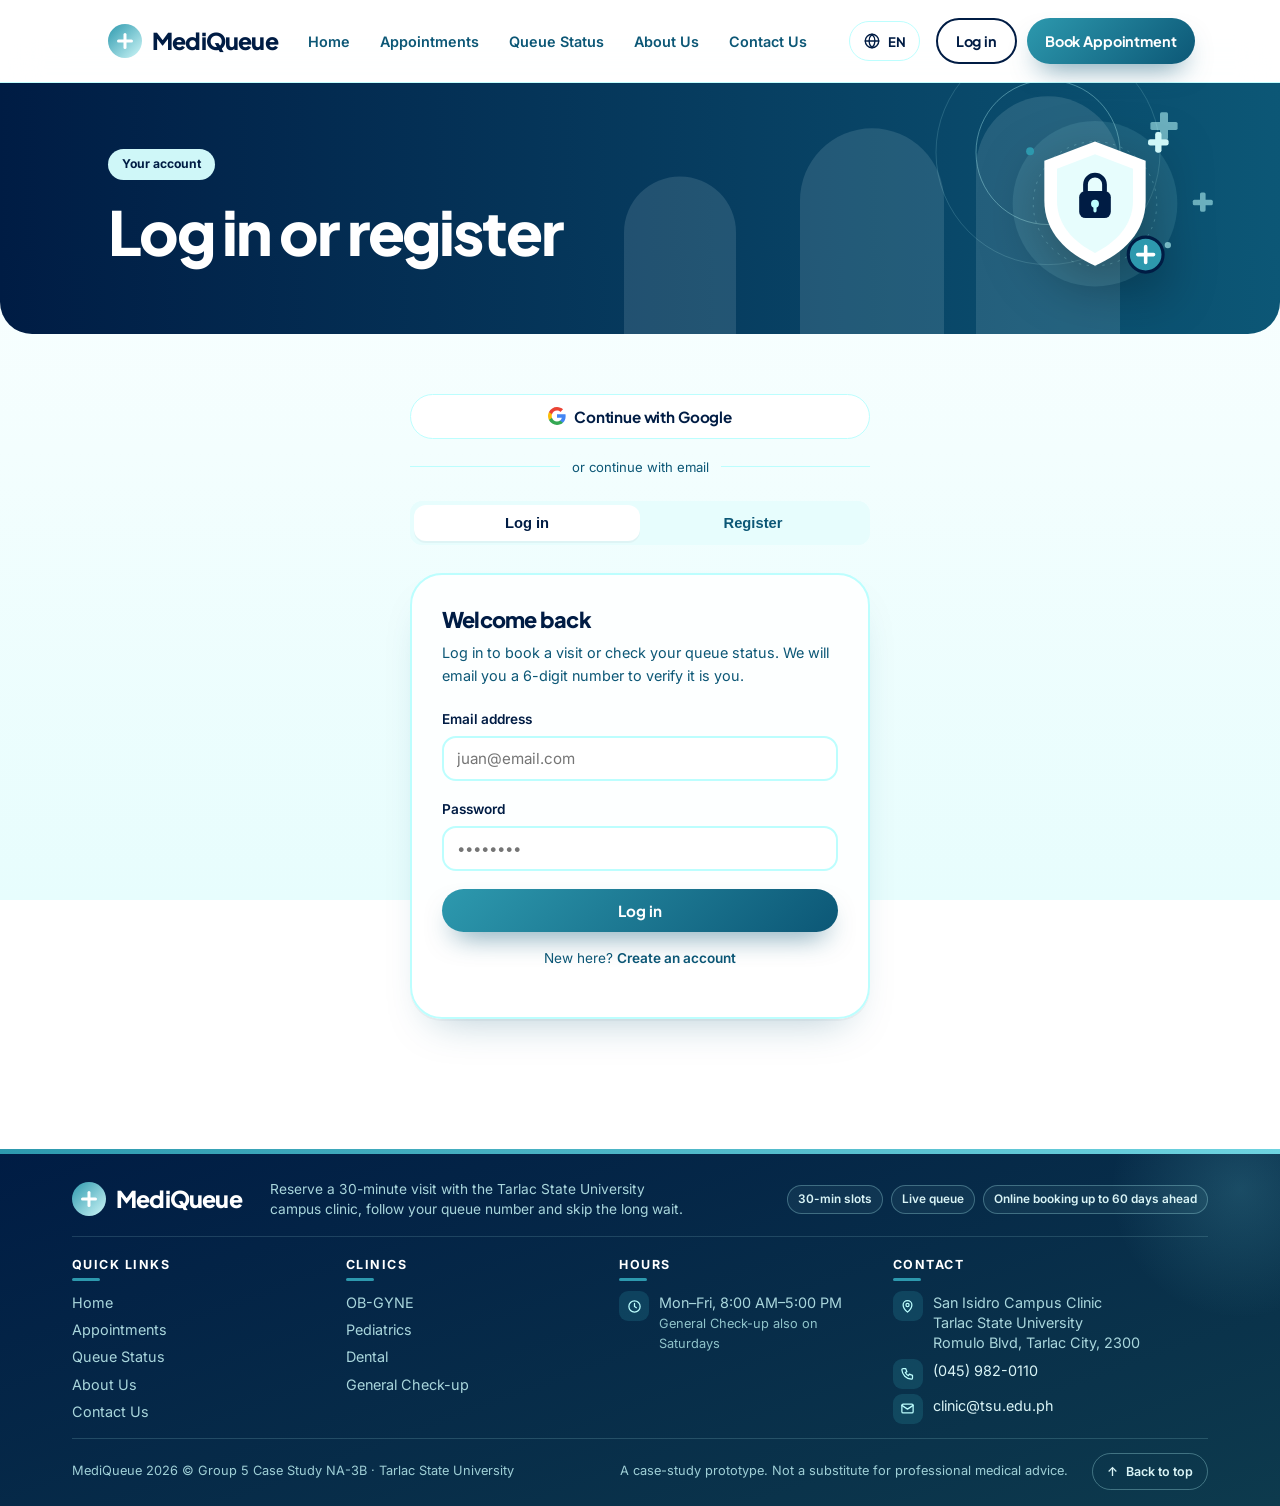
<file: login.html>
<!DOCTYPE html>
<html lang="en">
<head>
<meta charset="UTF-8">
<meta name="viewport" content="width=device-width, initial-scale=1.0">
<title>MediQueue — Log in or register</title>
<meta name="description" content="Log in or create a MediQueue account to book appointments, follow your queue status and view your visit history at the TSU San Isidro Campus Clinic.">
<meta property="og:type" content="website"><meta property="og:site_name" content="MediQueue"><meta property="og:title" content="MediQueue — Log in or register"><meta property="og:description" content="Log in or create a MediQueue account to book appointments, follow your queue status and view your visit history at the TSU San Isidro Campus Clinic.">
<meta name="theme-color" content="#0b2a4a">
<link rel="icon" type="image/svg+xml" href="assets/img/favicon.svg">
<link rel="preconnect" href="https://fonts.googleapis.com">
<link href="https://fonts.googleapis.com/css2?family=Plus+Jakarta+Sans:wght@600;700;800&family=Inter:wght@400;500;600&display=swap" rel="stylesheet">
<link rel="stylesheet" href="assets/css/style.css">
<link rel="stylesheet" href="assets/css/luxe.css">
<link rel="stylesheet" href="assets/css/extras.css"><link rel="stylesheet" href="assets/css/calm.css">
</head>
<body>

<header class="nav">
  <div class="nav-inner">
    <a href="landing.html" class="brand">
      <span class="brand-mark" aria-hidden="true"></span>
      MediQueue
    </a>
    <nav>
      <ul class="nav-links">
        <li><a href="index.html">Home</a></li>
        <li><a href="appointment.html">Appointments</a></li>
        <li><a href="queue.html">Queue Status</a></li>
        <li><a href="about.html">About Us</a></li>
        <li><a href="contact.html">Contact Us</a></li>
      </ul>
    </nav>
    <div class="nav-cta">
      <a href="login.html" class="btn btn-ghost js-auth-link" aria-current="page">Log in</a>
      <a href="appointment.html" class="btn btn-primary">Book Appointment</a>
    </div>
    <button class="nav-toggle" aria-label="Open menu">
      <span></span><span></span><span></span>
    </button>
  </div>
</header>

<div class="page-banner"><div class="container"><span class="kicker">Your account</span><h1>Log in or register</h1></div><img class="pb-art" src="assets/img/art-login.svg" alt="" aria-hidden="true"><svg class="pulse" viewBox="0 0 1200 80" preserveAspectRatio="none" aria-hidden="true"><path d="M0 40h430l24-30 34 62 30-52 22 20h660" pathLength="1"/></svg></div>

<main class="auth-wrap">
  <div class="oauth-block">
    <button type="button" class="btn btn-google btn-block" id="googleSignInBtn">
      <svg class="google-g" viewBox="0 0 18 18" aria-hidden="true">
        <path fill="#4285F4" d="M17.64 9.2c0-.64-.06-1.25-.16-1.84H9v3.48h4.84c-.21 1.13-.84 2.09-1.8 2.73v2.27h2.92c1.7-1.57 2.68-3.88 2.68-6.64z"/>
        <path fill="#34A853" d="M9 18c2.43 0 4.47-.8 5.96-2.18l-2.92-2.27c-.81.54-1.84.86-3.04.86-2.34 0-4.32-1.58-5.03-3.7H.96v2.34C2.44 15.98 5.48 18 9 18z"/>
        <path fill="#FBBC05" d="M3.97 10.71c-.18-.54-.28-1.11-.28-1.71s.1-1.17.28-1.71V4.95H.96C.35 6.17 0 7.55 0 9s.35 2.83.96 4.05l3.01-2.34z"/>
        <path fill="#EA4335" d="M9 3.58c1.32 0 2.5.45 3.44 1.35l2.58-2.58C13.46.89 11.43 0 9 0 5.48 0 2.44 2.02.96 4.95l3.01 2.34C4.68 5.16 6.66 3.58 9 3.58z"/>
      </svg>
      Continue with Google
    </button>
  </div>
  <div class="auth-divider"><span>or continue with email</span></div>

  <div class="auth-tabs" role="tablist" aria-label="Login or register">
    <button class="auth-tab" id="tab-login" role="tab" aria-selected="true" aria-controls="panel-login">Log in</button>
    <button class="auth-tab" id="tab-register" role="tab" aria-selected="false" aria-controls="panel-register">Register</button>
  </div>

  <section class="auth-panel" id="panel-login" role="tabpanel" aria-labelledby="tab-login">
    <h2>Welcome back</h2>
    <p class="sub">Log in to book a visit or check your queue status. We will email you a 6-digit number to verify it is you.</p>
    <form id="loginForm" novalidate>
      <div class="field" id="f-username">
        <label for="username">Email address</label>
        <input type="text" id="username" name="username" placeholder="juan@email.com" autocomplete="email">
        <span class="field-error">Enter the email address you registered with.</span>
      </div>
      <div class="field" id="f-password">
        <label for="password">Password</label>
        <input type="password" id="password" name="password" placeholder="••••••••">
        <span class="field-error">Enter your password.</span>
      </div>
      <button type="submit" class="btn btn-primary btn-block">Log in</button>
    </form>
    <p class="form-note">New here? <a href="#" data-switch-to="register">Create an account</a></p>
  </section>

  <section class="auth-panel" id="panel-register" role="tabpanel" aria-labelledby="tab-register" hidden>
    <h2>Create your account</h2>
    <p class="sub">Register once to book appointments and track your queue.</p>
    <form id="registerForm" novalidate>
      <div class="field" id="r-fullname">
        <label for="fullname">Full name</label>
        <input type="text" id="fullname" name="fullname" placeholder="Enter your name">
        <span class="field-error">Enter your first and last name (letters only).</span>
      </div>
      <div class="field" id="r-email">
        <label for="email">Email address</label>
        <input type="email" id="email" name="email" placeholder="juan@email.com">
        <span class="field-error">Enter a valid email address.</span>
      </div>
      <div class="field" id="r-contact">
        <label for="contact">Contact number</label>
        <input type="tel" id="contact" name="contact" placeholder="09XX XXX XXXX">
        <span class="field-error">Enter a valid PH mobile number, e.g. 0917 123 4567.</span>
      </div>
      <div class="field" id="r-password">
        <label for="rpassword">Password</label>
        <input type="password" id="rpassword" name="rpassword" placeholder="At least 8 characters">
        <span class="field-error">Password must be at least 8 characters.</span>
      </div>
      <button type="submit" class="btn btn-primary btn-block">Sign up</button>
    </form>
    <p class="form-note">Already have an account? <a href="#" data-switch-to="login">Log in</a></p>
  </section>
</main>

<div class="modal-overlay" id="googleModalOverlay" hidden>
  <div class="modal-card" role="dialog" aria-modal="true" aria-labelledby="googleModalTitle">
    <button type="button" class="modal-close" id="googleModalClose" aria-label="Close">&times;</button>
    <div class="modal-head">
      <svg class="google-g google-g-lg" viewBox="0 0 18 18" aria-hidden="true">
        <path fill="#4285F4" d="M17.64 9.2c0-.64-.06-1.25-.16-1.84H9v3.48h4.84c-.21 1.13-.84 2.09-1.8 2.73v2.27h2.92c1.7-1.57 2.68-3.88 2.68-6.64z"/>
        <path fill="#34A853" d="M9 18c2.43 0 4.47-.8 5.96-2.18l-2.92-2.27c-.81.54-1.84.86-3.04.86-2.34 0-4.32-1.58-5.03-3.7H.96v2.34C2.44 15.98 5.48 18 9 18z"/>
        <path fill="#FBBC05" d="M3.97 10.71c-.18-.54-.28-1.11-.28-1.71s.1-1.17.28-1.71V4.95H.96C.35 6.17 0 7.55 0 9s.35 2.83.96 4.05l3.01-2.34z"/>
        <path fill="#EA4335" d="M9 3.58c1.32 0 2.5.45 3.44 1.35l2.58-2.58C13.46.89 11.43 0 9 0 5.48 0 2.44 2.02.96 4.95l3.01 2.34C4.68 5.16 6.66 3.58 9 3.58z"/>
      </svg>
      <h3 id="googleModalTitle">Choose an account</h3>
      <p>to continue to MediQueue</p>
    </div>

    <ul class="google-account-list" id="googleAccountList">
      <!-- saved accounts injected by script.js -->
    </ul>

    <button type="button" class="google-account-row" id="googleAddAccountBtn">
      <span class="google-account-avatar google-account-avatar-add">+</span>
      <span class="google-account-text">
        <strong>Use another account</strong>
      </span>
    </button>

    <div class="google-add-form" id="googleAddForm" hidden>
      <div class="field" id="f-gname">
        <label for="gname">Name</label>
        <input type="text" id="gname" placeholder="Juan Dela Cruz">
        <span class="field-error">Enter your name.</span>
      </div>
      <div class="field" id="f-gemail">
        <label for="gemail">Gmail address</label>
        <input type="email" id="gemail" placeholder="juan@gmail.com">
        <span class="field-error">Enter a valid email address.</span>
      </div>
      <button type="button" class="btn btn-primary btn-block" id="googleAddConfirmBtn">Continue</button>
    </div>

    <p class="modal-disclaimer">Demo only — this simulates Google's account picker locally; it isn't a real Google sign-in.</p>
  </div>
</div>

<footer class="site-footer pro-footer">
  <div class="container">
    <div class="pf-top">
      <div class="pf-brand">
        <a href="index.html" class="brand"><span class="brand-mark" aria-hidden="true"></span>MediQueue</a>
        <p>Reserve a 30-minute visit with the Tarlac State University campus clinic, follow your queue number and skip the long wait.</p>
        <div class="pf-chips"><span>30-min slots</span><span>Live queue</span><span>Online booking up to 60 days ahead</span></div>
      </div>
      <nav class="pf-col" aria-label="Footer">
        <h4>Quick links</h4>
        <ul>
          <li><a href="index.html">Home</a></li>
          <li><a href="appointment.html">Appointments</a></li>
          <li><a href="queue.html">Queue Status</a></li>
          <li><a href="about.html">About Us</a></li>
          <li><a href="contact.html">Contact Us</a></li>
        </ul>
      </nav>
      <div class="pf-col">
        <h4>Clinics</h4>
        <ul>
          <li>OB-GYNE</li>
          <li>Pediatrics</li>
          <li>Dental</li>
          <li>General Check-up</li>
        </ul>
      </div>
      <div class="pf-col">
        <h4>Hours</h4>
        <ul class="pf-contact">
          <li><span class="pf-ic" aria-hidden="true"><svg viewBox="0 0 24 24" fill="none" stroke="currentColor" stroke-width="2" stroke-linecap="round" stroke-linejoin="round"><circle cx="12" cy="12" r="9"/><path d="M12 7v5l3 2"/></svg></span><span>Mon–Fri, 8:00 AM–5:00 PM<br><small>General Check-up also on Saturdays</small></span></li>
        </ul>
      </div>
      <div class="pf-col">
        <h4>Contact</h4>
        <ul class="pf-contact">
          <li><span class="pf-ic" aria-hidden="true"><svg viewBox="0 0 24 24" fill="none" stroke="currentColor" stroke-width="2" stroke-linecap="round" stroke-linejoin="round"><path d="M12 21s7-6.2 7-11.5A7 7 0 0 0 5 9.500C5 14.800 12 21 12 21z"/><circle cx="12" cy="9.500" r="2.500"/></svg></span><span>San Isidro Campus Clinic<br>Tarlac State University<br>Romulo Blvd, Tarlac City, 2300</span></li>
          <li><span class="pf-ic" aria-hidden="true"><svg viewBox="0 0 24 24" fill="none" stroke="currentColor" stroke-width="2" stroke-linecap="round" stroke-linejoin="round"><path d="M5 4h4l2 5-2.500 1.500a11 11 0 0 0 5 5L15 13l5 2v4a2 2 0 0 1-2 2A16 16 0 0 1 3 6a2 2 0 0 1 2-2z"/></svg></span><a href="tel:+63459820110">(045) 982-0110</a></li>
          <li><span class="pf-ic" aria-hidden="true"><svg viewBox="0 0 24 24" fill="none" stroke="currentColor" stroke-width="2" stroke-linecap="round" stroke-linejoin="round"><rect x="3" y="5" width="18" height="14" rx="2"/><path d="M3 7l9 6 9-6"/></svg></span><a href="mailto:clinic@tsu.edu.ph">clinic@tsu.edu.ph</a></li>
        </ul>
      </div>
    </div>
    <div class="pf-bottom">
      <p>MediQueue 2026 &copy; Group 5 Case Study NA-3B &middot; Tarlac State University</p>
      <p>A case-study prototype. Not a substitute for professional medical advice.</p>
      <a href="#" class="pf-top-btn" data-top>&uarr; <span>Back to top</span></a>
    </div>
  </div>
</footer>

<script src="assets/js/script.js"></script>
<script src="assets/js/fx.js"></script>
<script src="assets/js/i18n.js"></script>
<script src="assets/js/extras.js"></script>
</body>
</html>
</file>
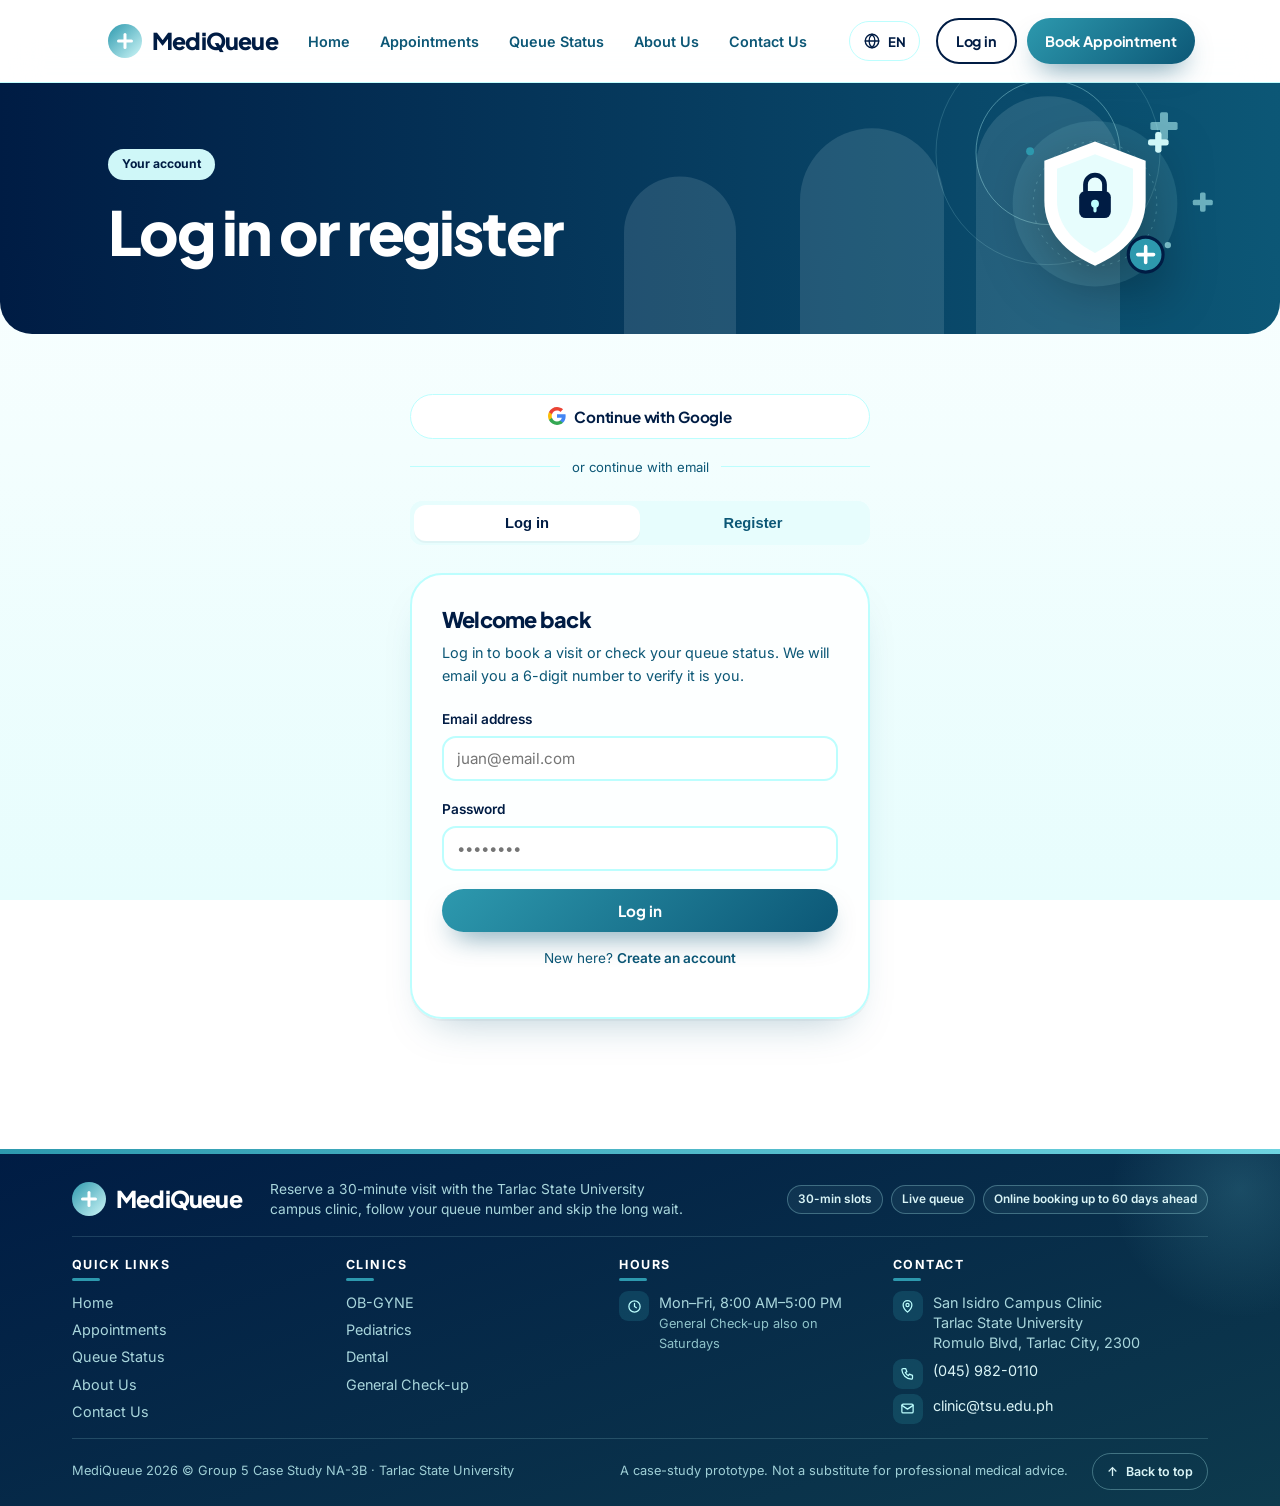
<file: queue.html>
<!DOCTYPE html>
<html lang="en">
<head>
<meta charset="UTF-8">
<meta name="viewport" content="width=device-width, initial-scale=1.0">
<title>MediQueue — Check queue status</title>
<meta name="description" content="Check your MediQueue queue status by queue or visit number, see your position and estimated wait, and cancel up to 30 minutes before your visit.">
<meta property="og:type" content="website"><meta property="og:site_name" content="MediQueue"><meta property="og:title" content="MediQueue — Check queue status"><meta property="og:description" content="Check your MediQueue queue status by queue or visit number, see your position and estimated wait, and cancel up to 30 minutes before your visit.">
<meta name="theme-color" content="#0b2a4a">
<link rel="icon" type="image/svg+xml" href="assets/img/favicon.svg">
<link rel="preconnect" href="https://fonts.googleapis.com">
<link href="https://fonts.googleapis.com/css2?family=Plus+Jakarta+Sans:wght@600;700;800&family=Inter:wght@400;500;600&display=swap" rel="stylesheet">
<link rel="stylesheet" href="assets/css/style.css">
<link rel="stylesheet" href="assets/css/luxe.css">
<link rel="stylesheet" href="assets/css/extras.css"><link rel="stylesheet" href="assets/css/calm.css">
</head>
<body>

<header class="nav">
  <div class="nav-inner">
    <a href="index.html" class="brand">
      <span class="brand-mark" aria-hidden="true"></span>
      MediQueue
    </a>
    <nav>
      <ul class="nav-links">
        <li><a href="index.html">Home</a></li>
        <li><a href="appointment.html">Appointments</a></li>
        <li><a href="queue.html" aria-current="page">Queue Status</a></li>
        <li><a href="about.html">About Us</a></li>
        <li><a href="contact.html">Contact Us</a></li>
      </ul>
    </nav>
    <div class="nav-cta">
      <a href="login.html" class="btn btn-ghost js-auth-link">Log in</a>
      <a href="appointment.html" class="btn btn-primary">Book Appointment</a>
    </div>
    <button class="nav-toggle" aria-label="Open menu">
      <span></span><span></span><span></span>
    </button>
  </div>
</header>
<div class="page-banner"><div class="container"><span class="kicker">Queue status</span><h1>Follow your turn</h1></div><img class="pb-art" src="assets/img/art-queue.svg" alt="" aria-hidden="true"><svg class="pulse" viewBox="0 0 1200 80" preserveAspectRatio="none" aria-hidden="true"><path d="M0 40h430l24-30 34 62 30-52 22 20h660" pathLength="1"/></svg></div>

<main class="queue-wrap">
  <div class="container">
    <form class="queue-search" id="queueSearchForm" role="search" hidden style="display:none">
      <label for="queueInput" class="visually-hidden" style="position:absolute; left:-9999px;">Queue number or visit number</label>
      <input type="text" id="queueInput" placeholder="Put your queue number or visit number">
      <button type="submit" class="btn btn-primary">Check Status</button>
    </form>

    <div class="my-queue" id="myQueue"></div>

    <p class="queue-empty" id="queueEmpty">Nothing selected yet. Pick one of your bookings above, or book one from the <a href="appointment.html">Appointments page</a> to get a queue number.</p>

    <div class="ticket" id="ticket">
      <div class="ticket-top">
        <div class="label">Queue number</div>
        <div class="ticket-number" id="ticketNumber">12</div>
        <div class="ticket-ref" id="ticketVisit">Visit number: ENC-2026-000012</div>
      </div>
      <div class="ticket-perf">
        <span class="notch left"></span>
        <span class="notch right"></span>
      </div>
      <div class="ticket-body">
        <div class="ticket-row">
          <span>Status</span>
          <span class="ticket-status" id="ticketStatus">In queue</span>
        </div>
        <div class="ticket-row">
          <span>Position</span>
          <span id="ticketPosition">5</span>
        </div>
        <div class="ticket-row">
          <span>Estimated wait</span>
          <span id="ticketWait">15–20 mins</span>
        </div>
        <div class="ticket-row" id="ticketMrnRow">
          <span>Patient ID (MRN)</span>
          <span id="ticketMrn">MRN-2026-0001</span>
        </div>
        <div class="ticket-row">
          <span>Appointment</span>
          <span id="ticketAppt">OB-GYNE · 10:30 AM</span>
        </div>
      </div>
      <div class="ticket-actions">
        <button type="button" class="btn btn-outline btn-block" id="ticketCancelBtn">Cancel appointment</button>
      </div>
      <p class="ticket-note" id="ticketCancelNote">You'll be asked for the contact number used when booking, to confirm it's yours.</p>
    </div>
  </div>
</main>

<footer class="site-footer pro-footer">
  <div class="container">
    <div class="pf-top">
      <div class="pf-brand">
        <a href="index.html" class="brand"><span class="brand-mark" aria-hidden="true"></span>MediQueue</a>
        <p>Reserve a 30-minute visit with the Tarlac State University campus clinic, follow your queue number and skip the long wait.</p>
        <div class="pf-chips"><span>30-min slots</span><span>Live queue</span><span>Online booking up to 60 days ahead</span></div>
      </div>
      <nav class="pf-col" aria-label="Footer">
        <h4>Quick links</h4>
        <ul>
          <li><a href="index.html">Home</a></li>
          <li><a href="appointment.html">Appointments</a></li>
          <li><a href="queue.html">Queue Status</a></li>
          <li><a href="about.html">About Us</a></li>
          <li><a href="contact.html">Contact Us</a></li>
        </ul>
      </nav>
      <div class="pf-col">
        <h4>Clinics</h4>
        <ul>
          <li>OB-GYNE</li>
          <li>Pediatrics</li>
          <li>Dental</li>
          <li>General Check-up</li>
        </ul>
      </div>
      <div class="pf-col">
        <h4>Hours</h4>
        <ul class="pf-contact">
          <li><span class="pf-ic" aria-hidden="true"><svg viewBox="0 0 24 24" fill="none" stroke="currentColor" stroke-width="2" stroke-linecap="round" stroke-linejoin="round"><circle cx="12" cy="12" r="9"/><path d="M12 7v5l3 2"/></svg></span><span>Mon–Fri, 8:00 AM–5:00 PM<br><small>General Check-up also on Saturdays</small></span></li>
        </ul>
      </div>
      <div class="pf-col">
        <h4>Contact</h4>
        <ul class="pf-contact">
          <li><span class="pf-ic" aria-hidden="true"><svg viewBox="0 0 24 24" fill="none" stroke="currentColor" stroke-width="2" stroke-linecap="round" stroke-linejoin="round"><path d="M12 21s7-6.2 7-11.5A7 7 0 0 0 5 9.500C5 14.800 12 21 12 21z"/><circle cx="12" cy="9.500" r="2.500"/></svg></span><span>San Isidro Campus Clinic<br>Tarlac State University<br>Romulo Blvd, Tarlac City, 2300</span></li>
          <li><span class="pf-ic" aria-hidden="true"><svg viewBox="0 0 24 24" fill="none" stroke="currentColor" stroke-width="2" stroke-linecap="round" stroke-linejoin="round"><path d="M5 4h4l2 5-2.500 1.500a11 11 0 0 0 5 5L15 13l5 2v4a2 2 0 0 1-2 2A16 16 0 0 1 3 6a2 2 0 0 1 2-2z"/></svg></span><a href="tel:+63459820110">(045) 982-0110</a></li>
          <li><span class="pf-ic" aria-hidden="true"><svg viewBox="0 0 24 24" fill="none" stroke="currentColor" stroke-width="2" stroke-linecap="round" stroke-linejoin="round"><rect x="3" y="5" width="18" height="14" rx="2"/><path d="M3 7l9 6 9-6"/></svg></span><a href="mailto:clinic@tsu.edu.ph">clinic@tsu.edu.ph</a></li>
        </ul>
      </div>
    </div>
    <div class="pf-bottom">
      <p>MediQueue 2026 &copy; Group 5 Case Study NA-3B &middot; Tarlac State University</p>
      <p>A case-study prototype. Not a substitute for professional medical advice.</p>
      <a href="#" class="pf-top-btn" data-top>&uarr; <span>Back to top</span></a>
    </div>
  </div>
</footer>

<script src="assets/js/script.js"></script>
<script src="assets/js/fx.js"></script>
<script src="assets/js/i18n.js"></script>
<script src="assets/js/extras.js"></script>
</body>
</html>
</file>
<file: assets/css/style.css>
/* =========================================================
   MediQueue — Design Tokens
   A clinical, calm palette built around a real queue-ticket
   as the signature element (see .ticket in queue page).
   ========================================================= */
:root {
  /* color — navy/teal/peach clinic theme (coolors.co palette) */
  --ink: #001C44;
  --ink-soft: #0C5776;
  --deep: #0C5776;
  --deep-dark: #001C44;
  --teal: #2D99AE;
  --amber: #2D99AE;
  --amber-dark: #0C5776;
  --paper: #ffffff;
  --white: #ffffff;
  --line: #BCFEFE;
  --mist: #E7FDFD;
  --danger: #c25450;
  --focus: #F8DAD0;
  --peach: #F8DAD0;

  /* type */
  --font-display: "Plus Jakarta Sans", "Segoe UI", sans-serif;
  --font-body: "Inter", "Segoe UI", sans-serif;

  /* scale */
  --radius-s: 6px;
  --radius-m: 14px;
  --radius-l: 26px;
  --shadow-card: 0 1px 2px rgba(23, 36, 44, 0.06), 0 10px 24px -14px rgba(23, 36, 44, 0.18);
  --shadow-pop: 0 20px 45px -18px rgba(23, 36, 44, 0.32);
  --maxw: 1120px;
}

* { box-sizing: border-box; }

html { scroll-behavior: smooth; }

body {
  margin: 0;
  font-family: var(--font-body);
  color: var(--ink);
  background: var(--paper) url("../img/bg-medical-hex.jpg") no-repeat center center fixed;
  background-size: cover;
  line-height: 1.55;
  -webkit-font-smoothing: antialiased;
}

h1, h2, h3, h4 {
  font-family: var(--font-display);
  color: var(--ink);
  line-height: 1.15;
  margin: 0 0 0.5em;
}

p { margin: 0 0 1em; color: var(--ink-soft); }

a { color: inherit; }

img { max-width: 100%; display: block; }

.container {
  max-width: var(--maxw);
  margin: 0 auto;
  padding: 0 28px;
}

:focus-visible {
  outline: 3px solid var(--focus);
  outline-offset: 2px;
}

/* ---------- Navbar ---------- */
.nav {
  border-bottom: 1px solid var(--line);
  background: var(--white);
  position: sticky;
  top: 0;
  z-index: 50;
}

.nav-inner {
  display: flex;
  align-items: center;
  justify-content: space-between;
  padding: 18px 28px;
  max-width: var(--maxw);
  margin: 0 auto;
}

.brand {
  display: flex;
  align-items: center;
  gap: 10px;
  font-family: var(--font-display);
  font-weight: 700;
  font-size: 1.15rem;
  text-decoration: none;
  color: var(--deep-dark);
}

.brand-mark {
  width: 34px;
  height: 34px;
  border-radius: 10px;
  background: linear-gradient(155deg, var(--deep) 0%, var(--teal) 100%);
  position: relative;
  flex-shrink: 0;
}

.brand-mark::before,
.brand-mark::after {
  content: "";
  position: absolute;
  background: var(--white);
  border-radius: 2px;
}

.brand-mark::before { width: 16px; height: 3px; top: 50%; left: 50%; transform: translate(-50%, -50%); }
.brand-mark::after  { width: 3px;  height: 16px; top: 50%; left: 50%; transform: translate(-50%, -50%); }

.nav-links {
  display: flex;
  gap: 30px;
  list-style: none;
  margin: 0;
  padding: 0;
}

.nav-links a {
  text-decoration: none;
  color: var(--ink-soft);
  font-size: 0.95rem;
  font-weight: 500;
  padding: 6px 2px;
  border-bottom: 2px solid transparent;
  transition: border-color 0.15s ease, color 0.15s ease;
}

.nav-links a:hover,
.nav-links a[aria-current="page"] {
  color: var(--deep-dark);
  border-bottom-color: var(--amber);
}

.nav-cta {
  display: flex;
  gap: 10px;
}

.nav-toggle {
  display: none;
  background: none;
  border: 1px solid var(--line);
  border-radius: var(--radius-s);
  width: 40px;
  height: 40px;
  cursor: pointer;
}

.nav-toggle span {
  display: block;
  width: 18px;
  height: 2px;
  background: var(--ink);
  margin: 4px auto;
}

/* ---------- Buttons ---------- */
.btn {
  display: inline-flex;
  align-items: center;
  justify-content: center;
  gap: 8px;
  font-family: var(--font-body);
  font-weight: 600;
  font-size: 0.95rem;
  padding: 12px 22px;
  border-radius: var(--radius-s);
  border: 1px solid transparent;
  cursor: pointer;
  text-decoration: none;
  transition: transform 0.12s ease, box-shadow 0.12s ease, background 0.15s ease, border-color 0.15s ease;
}

.btn:active { transform: translateY(1px); }

.btn-primary {
  background: var(--deep);
  color: var(--white);
}
.btn-primary:hover { background: var(--deep-dark); }

.btn-amber {
  background: var(--amber);
  color: var(--white);
}
.btn-amber:hover { background: var(--amber-dark); }

.btn-outline {
  background: transparent;
  border-color: var(--deep);
  color: var(--deep);
}
.btn-outline:hover { background: var(--mist); }

.btn-ghost {
  background: transparent;
  color: var(--ink-soft);
}
.btn-ghost:hover { color: var(--deep-dark); }

.btn-block { width: 100%; }

/* ---------- Hero ---------- */
.hero {
  padding: 76px 0 60px;
  background:
    radial-gradient(600px 300px at 88% -10%, rgba(37,99,235,0.16), transparent 60%),
    var(--paper);
}

.hero-inner {
  display: grid;
  grid-template-columns: 1.1fr 0.9fr;
  gap: 56px;
  align-items: center;
}

.eyebrow {
  display: inline-block;
  font-size: 0.8rem;
  font-weight: 600;
  color: var(--teal);
  background: var(--mist);
  border: 1px solid var(--line);
  padding: 6px 14px;
  border-radius: 999px;
  margin-bottom: 18px;
}

.hero h1 {
  font-size: clamp(2.1rem, 4vw, 3rem);
  max-width: 15ch;
}

.hero .lede {
  font-size: 1.08rem;
  max-width: 46ch;
  margin-bottom: 28px;
}

.hero-actions {
  display: flex;
  gap: 14px;
  flex-wrap: wrap;
  margin-bottom: 26px;
}

.hero-actions-center {
  justify-content: center;
}

.btn-wide {
  width: 100%;
  padding-top: 15px;
  padding-bottom: 15px;
}

.hero-note {
  font-size: 0.85rem;
  color: var(--ink-soft);
  display: flex;
  align-items: center;
  gap: 8px;
}

.dot {
  width: 8px; height: 8px; border-radius: 50%;
  background: var(--teal);
  flex-shrink: 0;
}

/* Hero visual: mini live queue card */
.hero-visual {
  background: var(--white);
  border: 1px solid var(--line);
  border-radius: var(--radius-l);
  padding: 26px;
  box-shadow: var(--shadow-pop);
}

.hero-visual-head {
  display: flex;
  justify-content: space-between;
  align-items: center;
  margin-bottom: 18px;
}

.hero-visual-head span:first-child {
  font-weight: 700;
  font-family: var(--font-display);
  font-size: 0.95rem;
}

.pill {
  font-size: 0.72rem;
  font-weight: 700;
  padding: 4px 10px;
  border-radius: 999px;
  background: rgba(37,99,235,0.12);
  color: var(--deep-dark);
}

.queue-row {
  display: flex;
  align-items: center;
  gap: 12px;
  padding: 12px 0;
  border-top: 1px solid var(--line);
}
.queue-row:first-of-type { border-top: none; }

.queue-row .num {
  font-family: var(--font-display);
  font-weight: 800;
  font-size: 1.05rem;
  color: var(--deep-dark);
  width: 34px;
}

.queue-row .meta { flex: 1; }
.queue-row .meta strong { display: block; font-size: 0.92rem; }
.queue-row .meta span { font-size: 0.78rem; color: var(--ink-soft); }

.queue-row .status {
  font-size: 0.72rem;
  font-weight: 700;
  padding: 4px 9px;
  border-radius: var(--radius-s);
}
.status.now { background: var(--peach); color: var(--deep-dark); }
.status.waiting { background: var(--mist); color: var(--ink-soft); }
.status.done { background: #e4f1e9; color: #2f7a52; }

/* ---------- Home (boxed hero, matches wireframe) ---------- */
.home-hero-section {
  padding: 48px 0 68px;
}

.hero-boxed {
  border: 1.5px solid var(--ink);
  border-radius: var(--radius-l);
  padding: 64px 40px;
  text-align: center;
  max-width: 100%;
  margin-bottom: 28px;
  background: var(--white);
}

.hero-boxed h1 {
  font-size: clamp(1.8rem, 3.4vw, 2.6rem);
  max-width: 22ch;
  margin: 0 auto 18px;
}

.hero-boxed .lede {
  font-size: 1.1rem;
  max-width: 40ch;
  margin: 0 auto 32px;
}

.hero-boxed .btn {
  border: 1.5px solid var(--ink);
  color: var(--ink);
  background: transparent;
  border-radius: 999px;
  padding: 16px 32px;
  font-size: 1rem;
  max-width: 420px;
  margin: 0 auto;
}
.hero-boxed .btn:hover { background: var(--mist); }

.home-cards {
  display: grid;
  grid-template-columns: repeat(3, 1fr);
  gap: 20px;
}

.home-cards-2 {
  grid-template-columns: repeat(2, 1fr);
}

.home-card {
  display: flex;
  align-items: center;
  justify-content: center;
  text-align: center;
  border: 1.5px solid var(--ink);
  border-radius: var(--radius-m);
  padding: 40px 20px;
  font-family: var(--font-display);
  font-weight: 700;
  font-size: 1.15rem;
  color: var(--ink);
  text-decoration: none;
  background: var(--white);
  transition: background 0.15s ease, transform 0.12s ease;
}

.home-card:hover {
  background: var(--mist);
  transform: translateY(-2px);
}

/* ---------- Sections ---------- */
.section {
  padding: 68px 0;
}

.section-head {
  max-width: 58ch;
  margin-bottom: 40px;
}

.section-head h2 {
  font-size: clamp(1.6rem, 2.6vw, 2.1rem);
}

/* ---------- Feature cards ---------- */
.features {
  display: grid;
  grid-template-columns: repeat(3, 1fr);
  gap: 20px;
}

.features-2 {
  grid-template-columns: repeat(2, 1fr);
  max-width: 760px;
}

.feature-card {
  background: var(--white);
  border: 1px solid var(--line);
  border-radius: var(--radius-m);
  padding: 26px 24px;
  box-shadow: var(--shadow-card);
}

.feature-card .icon {
  width: 42px;
  height: 42px;
  border-radius: 11px;
  margin-bottom: 16px;
  display: flex;
  align-items: center;
  justify-content: center;
  background: var(--mist);
}

.feature-card h3 {
  font-size: 1.08rem;
  margin-bottom: 8px;
}

.feature-card p { margin: 0; font-size: 0.93rem; }

/* ---------- How it works (steps) ---------- */
.steps {
  display: grid;
  grid-template-columns: repeat(4, 1fr);
  gap: 22px;
  counter-reset: step;
}

.step {
  position: relative;
  padding-top: 8px;
  border-top: 2px solid var(--line);
}

.step::before {
  counter-increment: step;
  content: counter(step, decimal-leading-zero);
  display: block;
  font-family: var(--font-display);
  font-weight: 800;
  color: var(--teal);
  font-size: 0.85rem;
  margin-bottom: 10px;
}

.step h4 { font-size: 1rem; margin-bottom: 6px; }
.step p { font-size: 0.88rem; margin: 0; }

/* ---------- Contact ---------- */
.contact-grid {
  display: grid;
  grid-template-columns: repeat(3, 1fr);
  gap: 20px;
}

.contact-card {
  border: 1.5px solid var(--ink);
  border-radius: var(--radius-m);
  padding: 30px 24px;
  text-align: center;
  background: var(--white);
}

.contact-card h3 {
  font-size: 1.05rem;
  margin-bottom: 10px;
}

.contact-card p {
  margin: 0;
  color: var(--ink-soft);
  font-size: 0.92rem;
}

/* ---------- Footer ---------- */
.site-footer {
  border-top: 1px solid var(--line);
  background: var(--white);
  padding: 22px 0;
  margin-top: 40px;
}

.footer-simple {
  text-align: center;
  font-size: 0.9rem;
  color: var(--ink-soft);
}

.footer-about {
  display: flex;
  flex-direction: column;
  align-items: center;
  text-align: center;
  gap: 8px;
}

.footer-about .brand {
  margin-bottom: 10px;
  justify-content: center;
}

.footer-about-text {
  max-width: 420px;
}

.footer-about-text p {
  margin: 0 0 6px;
  color: var(--ink-soft);
  font-size: 0.92rem;
  line-height: 1.5;
}

.footer-credit {
  color: var(--ink-soft);
  font-size: 0.85rem;
}

.footer-links {
  display: flex;
  gap: 24px;
  list-style: none;
  margin: 0;
  padding: 0;
}

.footer-links a {
  color: var(--ink-soft);
  text-decoration: none;
  font-size: 0.92rem;
}

.footer-links a:hover {
  color: var(--deep);
}

/* ---------- Auth (login/register) ---------- */
.auth-wrap {
  max-width: 460px;
  margin: 0 auto;
  padding: 60px 0 90px;
}

.auth-tabs {
  display: flex;
  background: var(--mist);
  border-radius: var(--radius-s);
  padding: 4px;
  margin-bottom: 28px;
}

.auth-tab {
  flex: 1;
  text-align: center;
  padding: 10px;
  border-radius: var(--radius-s);
  font-weight: 600;
  font-size: 0.92rem;
  border: none;
  background: transparent;
  color: var(--ink-soft);
  cursor: pointer;
}

.auth-tab[aria-selected="true"] {
  background: var(--white);
  color: var(--deep-dark);
  box-shadow: var(--shadow-card);
}

.auth-panel {
  background: var(--white);
  border: 1px solid var(--line);
  border-radius: var(--radius-l);
  padding: 34px 30px;
  box-shadow: var(--shadow-card);
}

.auth-panel h2 { font-size: 1.35rem; }
.auth-panel .sub { font-size: 0.9rem; margin-bottom: 22px; }

.auth-panel[hidden] { display: none; }

/* ---------- Google sign-in (simulated) ---------- */
.oauth-block { margin-bottom: 18px; }

.btn-google {
  background: var(--white);
  border: 1.5px solid var(--line);
  color: var(--ink);
}
.btn-google:hover { background: var(--mist); }

.google-g { width: 18px; height: 18px; flex-shrink: 0; }
.google-g-lg { width: 30px; height: 30px; margin: 0 auto 12px; display: block; }

.auth-divider {
  display: flex;
  align-items: center;
  gap: 12px;
  margin-bottom: 24px;
  color: var(--ink-soft);
  font-size: 0.82rem;
}
.auth-divider::before,
.auth-divider::after {
  content: "";
  flex: 1;
  height: 1px;
  background: var(--line);
}

.modal-overlay {
  position: fixed;
  inset: 0;
  background: rgba(22, 35, 61, 0.45);
  display: flex;
  align-items: center;
  justify-content: center;
  padding: 20px;
  z-index: 100;
}
.modal-overlay[hidden] { display: none; }

.modal-card {
  position: relative;
  background: var(--white);
  border-radius: var(--radius-l);
  box-shadow: var(--shadow-pop);
  padding: 32px 26px 24px;
  max-width: 360px;
  width: 100%;
  max-height: 86vh;
  overflow-y: auto;
}

.modal-close {
  position: absolute;
  top: 14px;
  right: 14px;
  border: none;
  background: transparent;
  font-size: 1.3rem;
  line-height: 1;
  color: var(--ink-soft);
  cursor: pointer;
  padding: 4px;
}

.modal-head { text-align: center; margin-bottom: 10px; }
.modal-head h3 { font-size: 1.15rem; margin-bottom: 4px; }
.modal-head p { font-size: 0.86rem; margin: 0; }

.google-account-list {
  list-style: none;
  margin: 18px 0 0;
  padding: 0;
  border-top: 1px solid var(--line);
}

.google-account-row {
  width: 100%;
  display: flex;
  align-items: center;
  gap: 14px;
  padding: 12px 4px;
  border: none;
  border-bottom: 1px solid var(--line);
  background: transparent;
  cursor: pointer;
  text-align: left;
  font-family: var(--font-body);
}
.google-account-row:hover { background: var(--mist); }

.google-account-avatar {
  width: 34px;
  height: 34px;
  border-radius: 50%;
  background: var(--deep);
  color: var(--white);
  font-weight: 700;
  display: flex;
  align-items: center;
  justify-content: center;
  flex-shrink: 0;
  font-size: 0.95rem;
}

.google-account-avatar-add {
  background: var(--mist);
  color: var(--deep-dark);
  font-size: 1.1rem;
}

.google-account-text { display: flex; flex-direction: column; font-size: 0.9rem; }
.google-account-text span { color: var(--ink-soft); font-size: 0.8rem; }

.google-add-form { margin-top: 18px; }

.modal-disclaimer {
  margin: 18px 0 0;
  font-size: 0.76rem;
  color: var(--ink-soft);
  text-align: center;
}

/* ---------- Forms ---------- */
.field {
  margin-bottom: 18px;
}

.field label {
  display: block;
  font-size: 0.85rem;
  font-weight: 600;
  color: var(--ink);
  margin-bottom: 6px;
}

.field input,
.field select,
.field textarea {
  width: 100%;
  font-family: var(--font-body);
  font-size: 0.95rem;
  padding: 11px 13px;
  border-radius: var(--radius-s);
  border: 1.5px solid var(--line);
  background: var(--white);
  color: var(--ink);
  transition: border-color 0.15s ease;
}

.field input:focus,
.field select:focus,
.field textarea:focus {
  border-color: var(--teal);
  outline: none;
}

.field textarea { resize: vertical; min-height: 88px; }

.field-row {
  display: grid;
  grid-template-columns: 1fr 1fr;
  gap: 16px;
}

.field-error {
  font-size: 0.78rem;
  color: var(--danger);
  margin-top: 5px;
  display: none;
}

.field.invalid input,
.field.invalid select,
.field.invalid textarea {
  border-color: var(--danger);
}

.field.invalid .field-error { display: block; }

.form-note {
  font-size: 0.85rem;
  text-align: center;
  margin-top: 16px;
  color: var(--ink-soft);
}

.form-note a { color: var(--deep); font-weight: 600; text-decoration: none; }

/* ---------- Booking page ---------- */
.booking-wrap {
  display: grid;
  grid-template-columns: 1.3fr 0.9fr;
  gap: 36px;
  align-items: start;
  padding: 56px 0 90px;
}

.booking-form-card {
  background: var(--white);
  border: 1px solid var(--line);
  border-radius: var(--radius-l);
  padding: 34px;
  box-shadow: var(--shadow-card);
}

.booking-form-card h2 { font-size: 1.4rem; }
.booking-form-card > .sub { margin-bottom: 26px; }

.side-card {
  background: var(--deep);
  color: var(--white);
  border-radius: var(--radius-l);
  padding: 28px;
}

.side-card h3 {
  color: var(--white);
  font-size: 1.05rem;
}

.side-card p { color: rgba(255,255,255,0.78); font-size: 0.9rem; }

.side-list {
  list-style: none;
  margin: 18px 0 0;
  padding: 0;
}

.side-list li {
  display: flex;
  gap: 10px;
  padding: 10px 0;
  border-top: 1px solid rgba(255,255,255,0.16);
  font-size: 0.88rem;
  color: rgba(255,255,255,0.9);
}
.side-list li:first-child { border-top: none; }

.side-list li .n {
  font-family: var(--font-display);
  font-weight: 800;
  color: var(--white);
}

/* ---------- Confirmation banner ---------- */
.confirm-banner {
  display: none;
  align-items: center;
  gap: 14px;
  background: #e4f1e9;
  border: 1px solid #bfe1cd;
  color: #2f7a52;
  border-radius: var(--radius-m);
  padding: 16px 18px;
  margin-bottom: 22px;
  font-size: 0.92rem;
}

.confirm-banner.show { display: flex; }

.confirm-banner strong { display: block; font-size: 0.98rem; }

/* ---------- Queue status page ---------- */
.queue-wrap {
  padding: 56px 0 100px;
}

.queue-search {
  max-width: 620px;
  margin: 0 auto 40px;
  display: flex;
  gap: 10px;
  background: var(--white);
  border: 1.5px solid var(--line);
  border-radius: var(--radius-m);
  padding: 8px;
  box-shadow: var(--shadow-card);
}

.queue-search input {
  flex: 1;
  border: none;
  padding: 12px 14px;
  font-size: 0.95rem;
  background: transparent;
}
.queue-search input:focus { outline: none; }

.queue-empty {
  max-width: 480px;
  margin: 0 auto;
  text-align: center;
  color: var(--ink-soft);
  padding: 30px 0;
}

/* Ticket — the signature element */
.ticket {
  max-width: 460px;
  margin: 0 auto;
  background: var(--white);
  border-radius: var(--radius-l);
  box-shadow: var(--shadow-pop);
  overflow: hidden;
  display: none;
}

.ticket.show { display: block; }

.ticket-top {
  background: var(--deep);
  color: var(--white);
  padding: 26px 30px 22px;
  position: relative;
}

.ticket-top .label {
  font-size: 0.8rem;
  color: rgba(255,255,255,0.7);
  margin-bottom: 6px;
}

.ticket-number {
  font-family: var(--font-display);
  font-weight: 800;
  font-size: 3.6rem;
  color: var(--white);
  line-height: 1;
}

.ticket-ref {
  font-size: 0.82rem;
  color: rgba(255,255,255,0.75);
  margin-top: 6px;
}

.ticket-perf {
  position: relative;
  height: 0;
}

.ticket-perf::before {
  content: "";
  position: absolute;
  left: 0; right: 0; top: -1px;
  height: 2px;
  background-image: radial-gradient(circle, var(--paper) 3px, transparent 3.5px);
  background-size: 16px 4px;
  background-repeat: repeat-x;
}

.ticket-perf .notch {
  position: absolute;
  top: -12px;
  width: 24px; height: 24px;
  border-radius: 50%;
  background: var(--paper);
}
.ticket-perf .notch.left { left: -12px; }
.ticket-perf .notch.right { right: -12px; }

.ticket-body {
  padding: 26px 30px 30px;
}

.ticket-row {
  display: flex;
  justify-content: space-between;
  padding: 12px 0;
  border-top: 1px dashed var(--line);
  font-size: 0.92rem;
}
.ticket-row:first-child { border-top: none; padding-top: 0; }

.ticket-row span:first-child { color: var(--ink-soft); }
.ticket-row span:last-child { font-weight: 600; }

.ticket-status {
  display: inline-flex;
  align-items: center;
  gap: 7px;
  font-weight: 700 !important;
}

.ticket-status::before {
  content: "";
  width: 8px; height: 8px;
  border-radius: 50%;
  background: var(--teal);
}

.ticket-status.cancelled::before { background: var(--danger); }

.ticket-actions {
  padding: 0 30px 24px;
}

.ticket-note {
  margin: 0;
  padding: 0 30px 26px;
  font-size: 0.85rem;
  color: var(--ink-soft);
  text-align: center;
  display: none;
}

/* ---------- Clinic schedule ---------- */
.schedule-section { padding: 20px 0 70px; }

.schedule-table-wrap {
  background: var(--white);
  border: 1px solid var(--line);
  border-radius: var(--radius-l);
  box-shadow: var(--shadow-card);
  overflow: hidden;
}

.schedule-table {
  width: 100%;
  border-collapse: collapse;
  font-size: 0.94rem;
}

.schedule-table th,
.schedule-table td {
  text-align: left;
  padding: 14px 20px;
  border-bottom: 1px solid var(--line);
}

.schedule-table th {
  font-family: var(--font-display);
  font-weight: 700;
  color: var(--ink);
  background: var(--mist);
}

.schedule-table td { color: var(--ink-soft); }
.schedule-table td.dept { color: var(--ink); font-weight: 600; }

.schedule-table tr:last-child td { border-bottom: none; }

.schedule-note {
  margin-top: 14px;
  font-size: 0.86rem;
}

.history-empty {
  max-width: 480px;
  margin: 40px auto;
  text-align: center;
  color: var(--ink-soft);
}

.table-action-btn {
  padding: 6px 14px;
  font-size: 0.82rem;
}

/* ---------- Responsive ---------- */
@media (max-width: 860px) {
  .nav-links, .nav-cta { display: none; }
  .nav-toggle { display: block; }
  .hero-inner { grid-template-columns: 1fr; }
  .features { grid-template-columns: 1fr 1fr; }
  .steps { grid-template-columns: 1fr 1fr; }
  .booking-wrap { grid-template-columns: 1fr; }
  .field-row { grid-template-columns: 1fr; }
  .schedule-table { font-size: 0.86rem; }
  .schedule-table th, .schedule-table td { padding: 10px 12px; }
  .contact-grid { grid-template-columns: 1fr 1fr; }
}

@media (max-width: 560px) {
  .features { grid-template-columns: 1fr; }
  .steps { grid-template-columns: 1fr; }
  .ticket-number { font-size: 2.8rem; }
  .home-cards { grid-template-columns: 1fr; }
  .hero-boxed { padding: 40px 22px; }
  .contact-grid { grid-template-columns: 1fr; }
}

@media (prefers-reduced-motion: reduce) {
  * { scroll-behavior: auto !important; transition: none !important; }
}


/* =========================================================
   Home page (dynamic) + analytics + cancellation UI
   ========================================================= */
.btn-lg { padding: 15px 30px; font-size: 1rem; }
.kicker {
  display: inline-block; font-size: 0.78rem; font-weight: 700; letter-spacing: 0.08em;
  text-transform: uppercase; color: var(--teal); margin-bottom: 10px;
}
.band { background: rgba(255,255,255,0.92); padding: 72px 0; border-top: 1px solid var(--line); border-bottom: 1px solid var(--line); }
#homePage .section { padding: 72px 0; }
#homePage .section-head h2 { margin-bottom: 10px; }

/* reveal on scroll (only hidden when JS is running) */
.js .reveal { opacity: 0; transform: translateY(18px); transition: opacity 0.6s ease, transform 0.6s ease; }
.js .reveal.in { opacity: 1; transform: none; }

/* hero */
.home-hero-section { padding: 56px 0 40px !important; }
.hero-grid { display: grid; grid-template-columns: 1.15fr 0.85fr; gap: 44px; align-items: center; margin-bottom: 36px; }
.hero-copy { background: rgba(255,255,255,0.94); border-radius: var(--radius-l); padding: 44px 40px; }
.hero-copy h1 { font-size: clamp(2rem, 3.8vw, 3rem); margin-bottom: 16px; }
.hero-copy .lede { font-size: 1.08rem; max-width: 46ch; margin-bottom: 26px; }
.hero-actions { display: flex; gap: 12px; flex-wrap: wrap; margin-bottom: 30px; }
.hero-copy .eyebrow { margin-bottom: 18px; }
.hero-stats { display: grid; grid-template-columns: repeat(3, 1fr); gap: 14px; margin: 0; padding-top: 24px; border-top: 1px solid var(--line); }
.hero-stats dt { font-family: var(--font-display); font-weight: 800; font-size: 1.9rem; color: var(--deep-dark); line-height: 1; }
.hero-stats dd { margin: 6px 0 0; font-size: 0.82rem; color: var(--ink-soft); }

.today-card { background: var(--white); border: 1px solid var(--line); border-radius: var(--radius-l); padding: 26px; box-shadow: var(--shadow-pop); }
.today-head { display: flex; justify-content: space-between; align-items: center; }
.today-head h2 { font-size: 1.15rem; margin: 0; }
.live-pill { display: inline-flex; align-items: center; gap: 6px; font-size: 0.72rem; font-weight: 700; color: #2f7a52; background: #e4f1e9; padding: 4px 10px; border-radius: 999px; }
.live-dot { width: 7px; height: 7px; border-radius: 50%; background: #2f7a52; animation: pulse 1.8s ease-in-out infinite; }
@keyframes pulse { 0%,100% { box-shadow: 0 0 0 0 rgba(47,122,82,0.5); } 50% { box-shadow: 0 0 0 6px rgba(47,122,82,0); } }
.today-date { font-size: 0.86rem; margin: 4px 0 14px; }
.today-list { list-style: none; margin: 0 0 14px; padding: 0; }
.today-row { display: flex; align-items: center; gap: 12px; padding: 12px 0; border-top: 1px solid var(--line); }
.today-dot { width: 10px; height: 10px; border-radius: 50%; flex-shrink: 0; background: var(--teal); }
.today-dot.full { background: #d29a2c; }
.today-dot.off { background: #b3bcc6; }
.today-name { flex: 1; display: flex; flex-direction: column; font-size: 0.95rem; }
.today-name small { color: var(--ink-soft); font-size: 0.78rem; }
.today-badge { font-size: 0.74rem; font-weight: 700; padding: 4px 10px; border-radius: 999px; background: var(--mist); color: var(--deep-dark); white-space: nowrap; }
.today-badge.full { background: #fbf0d8; color: #8a6414; }
.today-badge.off { background: #eceff2; color: #5d6875; }
.today-link { font-size: 0.88rem; font-weight: 600; color: var(--deep); text-decoration: none; }
.today-link:hover { text-decoration: underline; }

#homePage .home-cards { margin-top: 0; }
#homePage .home-card { padding: 26px 20px; font-size: 1.05rem; }

/* services */
.services-grid { display: grid; grid-template-columns: repeat(4, 1fr); gap: 20px; }
.service-card { background: var(--white); border: 1px solid var(--line); border-radius: var(--radius-m); padding: 26px 22px; box-shadow: var(--shadow-card); display: flex; flex-direction: column; transition: transform 0.2s ease, box-shadow 0.2s ease; }
.service-card:hover { transform: translateY(-4px); box-shadow: var(--shadow-pop); }
.service-icon { width: 46px; height: 46px; border-radius: 12px; background: var(--mist); color: var(--deep); display: flex; align-items: center; justify-content: center; margin-bottom: 14px; }
.service-card h3 { font-size: 1.12rem; margin-bottom: 2px; }
.service-doc { font-size: 0.84rem; font-weight: 600; color: var(--teal); margin-bottom: 10px; }
.service-card p { font-size: 0.9rem; }
.service-offers { list-style: none; margin: 0 0 14px; padding: 0; display: flex; flex-wrap: wrap; gap: 6px; }
.service-offers li { font-size: 0.74rem; padding: 3px 9px; border-radius: 999px; background: var(--peach); color: var(--deep-dark); }
.service-meta { margin: 0 0 18px; margin-top: auto; padding-top: 14px; border-top: 1px dashed var(--line); font-size: 0.82rem; }
.service-meta div { display: flex; justify-content: space-between; gap: 10px; padding: 3px 0; }
.service-meta dt { color: var(--ink-soft); }
.service-meta dd { margin: 0; font-weight: 600; text-align: right; color: var(--ink); }

/* reservation */
.reserve-grid { display: grid; grid-template-columns: 1.1fr 0.9fr; gap: 36px; align-items: start; }
.reserve-steps { list-style: none; margin: 0; padding: 0; display: grid; gap: 16px; position: relative; }
.reserve-steps li { display: flex; gap: 16px; background: var(--white); border: 1px solid var(--line); border-radius: var(--radius-m); padding: 18px 20px; box-shadow: var(--shadow-card); }
.reserve-steps .n { width: 36px; height: 36px; flex-shrink: 0; border-radius: 50%; background: var(--deep); color: var(--white); font-family: var(--font-display); font-weight: 800; display: flex; align-items: center; justify-content: center; }
.reserve-steps h3 { font-size: 1.02rem; margin-bottom: 4px; }
.reserve-steps p { margin: 0; font-size: 0.9rem; }

.faq { background: var(--deep); color: var(--white); border-radius: var(--radius-l); padding: 26px; }
.faq h3 { color: var(--white); margin-bottom: 10px; }
.faq details { border-top: 1px solid rgba(255,255,255,0.18); padding: 12px 0; }
.faq summary { cursor: pointer; font-weight: 600; font-size: 0.95rem; list-style: none; display: flex; justify-content: space-between; gap: 12px; }
.faq summary::-webkit-details-marker { display: none; }
.faq summary::after { content: "+"; font-size: 1.2rem; line-height: 1; transition: transform 0.2s ease; }
.faq details[open] summary::after { transform: rotate(45deg); }
.faq details p { color: rgba(255,255,255,0.85); font-size: 0.88rem; margin: 10px 0 0; }
.faq details p strong { color: var(--peach); }
.faq summary:focus-visible { outline-color: var(--peach); }

/* analytics */
.insight-grid { display: grid; grid-template-columns: 1fr 1fr; gap: 22px; }
.panel { background: var(--white); border: 1px solid var(--line); border-radius: var(--radius-l); padding: 26px 28px; box-shadow: var(--shadow-card); }
.panel h3 { font-size: 1.1rem; margin-bottom: 2px; }
.panel-sub { font-size: 0.84rem; margin-bottom: 18px; }
.panel-foot { font-size: 0.84rem; margin: 16px 0 0; padding-top: 14px; border-top: 1px dashed var(--line); }
.data-note { font-size: 0.8rem; margin: 14px 0 0; color: var(--ink-soft); }

.bars { list-style: none; margin: 0; padding: 0; display: grid; gap: 14px; }
.bar-row { display: grid; grid-template-columns: 120px 1fr 64px; align-items: center; gap: 12px; font-size: 0.88rem; }
.bar-label { color: var(--ink); font-weight: 600; }
.bar-track { height: 14px; background: var(--mist); border-radius: 999px; overflow: hidden; }
.bar-fill { display: block; height: 100%; width: var(--w); border-radius: 999px; background: linear-gradient(90deg, var(--deep), var(--teal)); transform-origin: left; animation: grow 0.9s cubic-bezier(.2,.7,.2,1) both; animation-delay: var(--d, 0ms); }
.bar-row.alt .bar-fill { background: linear-gradient(90deg, #d98d86, var(--danger)); }
@keyframes grow { from { transform: scaleX(0); } to { transform: scaleX(1); } }
.bar-value { text-align: right; font-weight: 700; color: var(--ink); }
.bar-value small { display: block; font-weight: 500; font-size: 0.72rem; color: var(--ink-soft); }
.bar-row.alt .bar-label { font-size: 0.82rem; }

/* about */
.about-grid { display: grid; grid-template-columns: 1.1fr 0.9fr; gap: 44px; align-items: center; }
.about-points { list-style: none; margin: 0; padding: 0; display: grid; gap: 12px; }
.about-points li { background: var(--white); border-left: 4px solid var(--teal); border-radius: var(--radius-s); padding: 14px 18px; box-shadow: var(--shadow-card); display: flex; flex-direction: column; gap: 2px; }
.about-points span { font-size: 0.88rem; color: var(--ink-soft); }
.about-grid > div:first-child p { background: none; }
.about-grid > div:first-child { background: rgba(255,255,255,0.92); padding: 30px; border-radius: var(--radius-l); }

/* testimonials */
.reviews-head { display: flex; justify-content: space-between; align-items: end; gap: 20px; flex-wrap: wrap; }
.reviews-head .section-head { margin-bottom: 24px; }
.rating-sum { display: flex; align-items: center; gap: 12px; margin-bottom: 24px; }
.rating-big { font-family: var(--font-display); font-weight: 800; font-size: 2.6rem; color: var(--deep-dark); line-height: 1; }
.rating-sum small { display: block; font-size: 0.8rem; color: var(--ink-soft); }
.stars { color: #e0a526; letter-spacing: 2px; font-size: 1rem; }
.stars .off { color: #d8dee4; }

.carousel { display: flex; align-items: center; gap: 10px; }
.car-btn { flex-shrink: 0; width: 42px; height: 42px; border-radius: 50%; border: 1.5px solid var(--deep); background: var(--white); color: var(--deep); font-size: 1.5rem; line-height: 1; cursor: pointer; transition: background 0.15s ease, color 0.15s ease; }
.car-btn:hover { background: var(--deep); color: var(--white); }
.review-track { display: flex; gap: 20px; overflow-x: auto; scroll-snap-type: x mandatory; scrollbar-width: none; padding: 6px 2px 12px; flex: 1; }
.review-track::-webkit-scrollbar { display: none; }
.review-card { flex: 0 0 calc((100% - 40px) / 3); scroll-snap-align: start; margin: 0; background: var(--white); border: 1px solid var(--line); border-radius: var(--radius-m); padding: 22px; box-shadow: var(--shadow-card); display: flex; flex-direction: column; gap: 12px; }
.review-card blockquote { margin: 0; font-size: 0.95rem; color: var(--ink); flex: 1; }
.review-card figcaption { display: flex; align-items: center; gap: 12px; font-size: 0.9rem; }
.review-card figcaption small { display: block; color: var(--ink-soft); font-size: 0.78rem; }
.avatar { width: 38px; height: 38px; border-radius: 50%; background: var(--deep); color: var(--white); display: flex; align-items: center; justify-content: center; font-weight: 700; }

.review-form-wrap { margin-top: 22px; background: var(--white); border: 1px solid var(--line); border-radius: var(--radius-m); padding: 6px 22px; max-width: 640px; }
.review-form-wrap summary { cursor: pointer; font-weight: 600; padding: 14px 0; color: var(--deep); }
.review-form-wrap form { padding: 4px 0 20px; }
.review-thanks { margin-left: 12px; font-size: 0.88rem; color: #2f7a52; font-weight: 600; }

/* location */
.loc-grid { display: grid; grid-template-columns: 0.8fr 1.2fr; gap: 26px; align-items: stretch; }
.loc-info { background: var(--white); border: 1px solid var(--line); border-radius: var(--radius-l); padding: 28px; box-shadow: var(--shadow-card); display: flex; flex-direction: column; gap: 14px; }
.loc-item h3 { font-size: 0.95rem; margin-bottom: 4px; color: var(--teal); }
.loc-item p { margin: 0; font-size: 0.94rem; color: var(--ink); }
.loc-info .btn { margin-top: auto; }
.loc-map { border-radius: var(--radius-l); overflow: hidden; border: 1px solid var(--line); box-shadow: var(--shadow-card); min-height: 340px; background: var(--mist); }
.loc-map iframe { width: 100%; height: 100%; min-height: 340px; border: 0; display: block; }

/* CTA */
.cta-section { padding-top: 20px !important; }
.cta-box { background: linear-gradient(135deg, var(--deep-dark), var(--deep) 60%, var(--teal)); border-radius: var(--radius-l); padding: 54px 30px; text-align: center; }
.cta-box h2 { color: var(--white); font-size: clamp(1.6rem, 3vw, 2.2rem); }
.cta-box p { color: rgba(255,255,255,0.85); }
.cta-btn { background: var(--peach); color: var(--deep-dark); }
.cta-btn:hover { background: var(--white); }

/* queue ticket: disabled cancel */
.btn:disabled, .btn.is-disabled { opacity: 0.45; cursor: not-allowed; }
.ticket-note.warn { color: var(--danger); }

/* history */
.stat-tiles { display: grid; grid-template-columns: repeat(4, 1fr); gap: 16px; margin-bottom: 24px; }
.stat-tile { background: var(--white); border: 1px solid var(--line); border-radius: var(--radius-m); padding: 18px 20px; box-shadow: var(--shadow-card); }
.stat-tile strong { display: block; font-family: var(--font-display); font-size: 1.9rem; font-weight: 800; color: var(--deep-dark); line-height: 1.1; }
.stat-tile span { font-size: 0.82rem; color: var(--ink-soft); }
.stat-tile.tile-cancel strong { color: var(--danger); }
.history-insights { margin-bottom: 36px; }
.history-group { margin-bottom: 30px; }
.group-title { display: flex; align-items: center; gap: 10px; font-size: 1.15rem; }
.chip { font-family: var(--font-body); font-size: 0.72rem; font-weight: 700; padding: 3px 10px; border-radius: 999px; }
.chip-done { background: #e4f1e9; color: #2f7a52; }
.chip-cancel { background: #f8e3e1; color: #a2403b; }

@media (max-width: 960px) {
  .hero-grid, .reserve-grid, .about-grid, .loc-grid, .insight-grid { grid-template-columns: 1fr; }
  .services-grid { grid-template-columns: 1fr 1fr; }
  .review-card { flex-basis: calc((100% - 20px) / 2); }
  .stat-tiles { grid-template-columns: 1fr 1fr; }
}
@media (max-width: 560px) {
  .services-grid { grid-template-columns: 1fr; }
  .review-card { flex-basis: 100%; }
  .hero-copy { padding: 30px 22px; }
  .hero-stats dt { font-size: 1.5rem; }
  .bar-row { grid-template-columns: 96px 1fr 52px; gap: 8px; }
  .car-btn { display: none; }
  .band, #homePage .section { padding: 52px 0; }
}
@media (prefers-reduced-motion: reduce) {
  .bar-fill, .live-dot { animation: none !important; }
  .js .reveal { opacity: 1; transform: none; }
}
</file>
<file: assets/css/luxe.css>
/* MediQueue — Gen Z layer on the original navy / teal / peach palette */
@import url("https://fonts.googleapis.com/css2?family=Plus+Jakarta+Sans:wght@500;600;700;800&family=Inter:wght@400;500;600&display=swap");
:root{
  --ink:#001C44;--ink-soft:#0C5776;--deep:#0C5776;--deep-dark:#001C44;
  --teal:#2D99AE;--amber:#2D99AE;--amber-dark:#0C5776;
  --paper:#ffffff;--line:#BCFEFE;--mist:#E7FDFD;--peach:#CFF7F8;--focus:#CFF7F8;
  --font-display:"Plus Jakarta Sans","Segoe UI",sans-serif;--font-body:"Inter","Segoe UI",sans-serif;
  --radius-s:12px;--radius-m:20px;--radius-l:32px;
  --shadow-card:0 2px 0 rgba(0,28,68,.04),0 22px 44px -24px rgba(12,87,118,.35);
  --shadow-pop:0 36px 70px -26px rgba(0,28,68,.5);
  --bounce:cubic-bezier(.34,1.56,.64,1);--smooth:cubic-bezier(.2,.7,.2,1);
}
body{background:linear-gradient(180deg,#fff 0%,var(--mist) 100%) fixed!important;color:var(--ink);font-family:var(--font-body);animation:pgIn .7s var(--smooth) both}
@keyframes pgIn{from{opacity:0;transform:translateY(14px)}to{opacity:1;transform:none}}
h1,h2,h3,.brand{font-family:var(--font-display);font-weight:800;letter-spacing:-.035em}
h1{font-size:clamp(2.6rem,7vw,5.4rem);line-height:.98}
h2{font-size:clamp(1.9rem,4vw,3.1rem);line-height:1.04}
::selection{background:var(--peach);color:var(--ink)}

/* page transition + cursor + progress */
.wipe{position:fixed;inset:0;z-index:9998;background:linear-gradient(135deg,var(--ink-soft),var(--ink));transform:translateY(100%);border-radius:50% 50% 0 0/12% 12% 0 0;transition:transform .48s var(--smooth),border-radius .48s;pointer-events:none}
body.leaving .wipe{transform:translateY(0);border-radius:0}
.scroll-bar{position:fixed;top:0;left:0;right:0;height:4px;z-index:9999;background:linear-gradient(90deg,var(--teal),var(--peach));transform-origin:0 50%;transform:scaleX(0)}
.cursor-glow{position:fixed;top:0;left:0;width:320px;height:320px;z-index:0;pointer-events:none;opacity:0;background:radial-gradient(circle,rgba(45,153,174,.22),transparent 65%);transition:opacity .4s}

/* nav */
.nav{background:rgba(255,255,255,.7)!important;backdrop-filter:blur(18px) saturate(1.6);border-bottom:1px solid rgba(188,254,254,.9)!important;box-shadow:none!important}
.brand{font-size:1.45rem;color:var(--ink)}
.brand-mark{background:linear-gradient(135deg,var(--teal),var(--peach))!important;border-radius:50%!important;animation:bob 3.2s ease-in-out infinite}
@keyframes bob{50%{transform:translateY(-3px) rotate(12deg) scale(1.1)}}
.nav-links a{font-weight:600;font-size:.9rem;color:var(--ink-soft);position:relative;padding:8px 14px;border-radius:999px;transition:background .3s,color .3s}
.nav-links a:hover,.nav-links a[aria-current]{background:var(--mist);color:var(--ink)}

/* buttons: pills with a bounce */
.btn{border-radius:999px!important;font-family:var(--font-display);font-weight:700;letter-spacing:-.01em;transition:transform .45s var(--bounce),box-shadow .35s,background .3s,color .3s}
.btn-primary,.cta-btn{background:linear-gradient(135deg,var(--teal),var(--ink-soft))!important;color:#fff!important;border:0!important;box-shadow:0 14px 28px -12px rgba(12,87,118,.7)}
.btn-primary:hover{transform:translateY(-3px) scale(1.04);box-shadow:0 22px 34px -14px rgba(12,87,118,.8)}
.btn-primary:active{transform:scale(.96)}
.btn-outline,.btn-ghost{background:#fff!important;color:var(--ink)!important;border:2px solid var(--ink)!important}
.btn-outline:hover,.btn-ghost:hover{background:var(--peach)!important;transform:translateY(-3px) rotate(-1.5deg)}
.kicker,.eyebrow{display:inline-block;background:var(--peach);color:var(--ink)!important;padding:6px 14px;border-radius:999px;font-size:.76rem;font-weight:700;letter-spacing:0;text-transform:none}
.band{background:var(--mist)!important}
.section-head p,.lede{color:var(--ink-soft)}

/* cards */
.today-card,.panel,.service-card,.home-card,.auth-panel,.modal-card,.faq,.review-card{background:rgba(255,255,255,.9)!important;border:2px solid var(--line)!important;border-radius:var(--radius-l)!important;box-shadow:var(--shadow-card)!important}
.home-card,.service-card,.panel,.review-card{transition:transform .5s var(--bounce),box-shadow .4s,border-color .3s,background .3s}
.home-card:hover,.service-card:hover{border-color:var(--teal)!important;box-shadow:var(--shadow-pop)!important;background:var(--peach)!important}
.cta-box{background:linear-gradient(135deg,var(--ink),var(--ink-soft))!important;color:#fff;border:0!important;border-radius:var(--radius-l)!important;position:relative;overflow:hidden}
.cta-box::before{content:"";position:absolute;width:340px;height:340px;right:-80px;top:-120px;border-radius:50%;background:radial-gradient(circle,rgba(188,254,254,.5),transparent 65%);animation:drift 9s ease-in-out infinite}
.cta-box h2,.cta-box p{color:#fff;position:relative}
.cta-box .cta-btn{background:var(--peach)!important;color:var(--ink)!important;position:relative}
.site-footer{background:var(--ink)!important;color:#bfe9ee}
.site-footer .brand{color:#fff}
input,select,textarea{border-radius:14px!important;border:2px solid var(--line)!important;background:#fff!important;font-family:var(--font-body);transition:border-color .25s,box-shadow .25s,transform .3s var(--bounce)}
input:focus,select:focus,textarea:focus{outline:0!important;border-color:var(--teal)!important;box-shadow:0 0 0 5px rgba(45,153,174,.2);transform:translateY(-1px)}
.auth-tab[aria-selected="true"]{border-color:var(--teal)!important;color:var(--ink)!important}

/* blobs, chips, marquee */
.blob{position:absolute;border-radius:50%;filter:blur(8px);pointer-events:none;animation:drift 10s ease-in-out infinite}
.b1{width:380px;height:380px;left:-120px;top:12%;background:radial-gradient(circle,rgba(45,153,174,.55),transparent 68%)}
.b2{width:300px;height:300px;right:10%;bottom:-80px;background:radial-gradient(circle,rgba(188,254,254,.5),transparent 68%);animation-delay:-4s}
.b3{width:200px;height:200px;right:34%;top:8%;background:radial-gradient(circle,rgba(188,254,254,.45),transparent 68%);animation-delay:-7s}
@keyframes drift{50%{transform:translate(30px,-26px) scale(1.12)}}
.chip{display:inline-block;background:var(--peach);color:var(--ink);white-space:nowrap}
.chip-done{background:#e4f1e9;color:#2f7a52}.chip-cancel{background:#f8e3e1;color:#a2403b}
.chip.c1,.chip.c2{position:absolute;z-index:3;font:700 .85rem var(--font-display);padding:10px 18px;border-radius:999px;box-shadow:0 14px 26px -12px rgba(0,0,0,.5);animation:floaty 5s ease-in-out infinite}
.chip.c1{right:14%;top:30%;transform:rotate(-8deg);background:var(--peach)}.chip.c2{right:24%;bottom:26%;background:var(--line);transform:rotate(6deg);animation-delay:-2s}
@keyframes floaty{50%{translate:0 -14px}}

/* landing */
.lp-hero{position:relative;min-height:100svh;display:grid;align-items:center;color:#fff;overflow:hidden;background:var(--ink)}
.lp-hero svg.scene,.lp-hero video.scene{position:absolute;inset:0;width:100%;height:100%}
.lp-hero video.scene{object-fit:cover;object-position:center bottom}
.lp-hero::after{content:"";position:absolute;inset:0;background:linear-gradient(90deg,rgba(0,28,68,.9) 0%,rgba(0,28,68,.72) 45%,rgba(0,28,68,.5) 100%)}
.lp-nav{position:absolute;z-index:5;top:0;left:0;right:0;display:flex;justify-content:space-between;align-items:center;padding:26px clamp(20px,5vw,72px)}
.lp-nav .brand{color:#fff}
.lp-nav a.btn{background:rgba(255,255,255,.12)!important;color:#fff!important;border:2px solid rgba(255,255,255,.7)!important;backdrop-filter:blur(8px)}
.lp-copy{position:relative;z-index:3;padding:140px clamp(20px,5vw,72px) 110px;max-width:860px}
.lp-copy h1{color:#fff;margin:18px 0 22px;animation:lpIn 1.2s var(--smooth) both}
.lp-copy p{font-size:1.15rem;max-width:44ch;color:#d9f4f6;animation:lpIn 1.2s .2s var(--smooth) both}
.lp-copy .kicker{animation:lpIn 1.2s .05s both}
.lp-actions{display:flex;gap:14px;flex-wrap:wrap;margin-top:34px;animation:lpIn 1.2s .4s both}
.lp-actions .btn-primary{background:var(--peach)!important;color:var(--ink)!important}
.lp-actions .btn-outline{background:transparent!important;color:#fff!important;border-color:#fff!important}
.lp-actions .btn-outline:hover{background:#fff!important;color:var(--ink)!important}
@keyframes lpIn{from{opacity:0;transform:translateY(34px) scale(.97);filter:blur(8px)}to{opacity:1;transform:none;filter:none}}
.lp-scroll{position:absolute;z-index:3;bottom:26px;left:50%;width:2px;height:54px;background:linear-gradient(var(--peach),transparent);animation:lpLine 2.2s infinite}
@keyframes lpLine{0%{transform:scaleY(0);transform-origin:top}50%{transform:scaleY(1);transform-origin:top}51%{transform-origin:bottom}100%{transform:scaleY(0);transform-origin:bottom}}
.lp-sec{padding:clamp(70px,10vw,130px) clamp(20px,5vw,72px)}
.lp-split{display:grid;grid-template-columns:1fr 1fr;gap:clamp(30px,6vw,90px);align-items:center;max-width:1240px;margin:0 auto}
.lp-split.rev .lp-img{order:2}
.lp-split p{color:var(--ink-soft);max-width:48ch}
.lp-img{position:relative;aspect-ratio:4/5;overflow:hidden;border-radius:var(--radius-l);border:3px solid var(--ink);box-shadow:14px 14px 0 var(--peach);transition:transform .6s var(--bounce),box-shadow .4s}
.lp-img:hover{transform:translate(-4px,-4px) rotate(-1deg);box-shadow:20px 20px 0 var(--teal)}
.lp-img img{width:100%;height:100%;object-fit:cover;display:block}
.lp-feats{display:grid;grid-template-columns:repeat(3,1fr);gap:20px;max-width:1240px;margin:0 auto}
.lp-feats div{background:#fff;border:2px solid var(--line);border-radius:var(--radius-l);padding:40px 32px;transition:background .4s,color .4s,transform .3s,box-shadow .4s;will-change:transform}
.lp-feats div:hover{background:var(--ink);color:#fff;box-shadow:var(--shadow-pop)}
.lp-feats div:hover p{color:#bfe9ee}
.lp-feats h3{font-size:1.8rem;margin:0 0 8px}.lp-feats p{margin:0;color:var(--ink-soft)}
.lp-band{background:linear-gradient(135deg,var(--ink),var(--ink-soft));color:#fff;text-align:center;position:relative;overflow:hidden}
.lp-band h2{color:#fff;max-width:18ch;margin:0 auto 16px}.lp-band p{color:#d9f4f6;max-width:50ch;margin:0 auto 32px}
.lp-band .btn-primary{background:var(--peach)!important;color:var(--ink)!important}
.reveal-on{opacity:0;transform:translateY(40px) scale(.98);transition:opacity .9s,transform .9s var(--smooth)}
.reveal-on.in{opacity:1;transform:none}
@media(max-width:820px){.lp-split,.lp-feats{grid-template-columns:1fr}.lp-split.rev .lp-img{order:0}.lp-img{aspect-ratio:4/3}.chip.c1,.chip.c2{display:none}}

/* dept cards */
.dept-grid{display:grid;grid-template-columns:repeat(4,1fr);gap:22px}
.dept-card{position:relative;display:block;aspect-ratio:3/4;overflow:hidden;border-radius:var(--radius-l);color:#fff;text-decoration:none;border:3px solid var(--ink);box-shadow:8px 8px 0 var(--peach);transition:transform .35s var(--smooth),box-shadow .4s;will-change:transform}
.dept-card img{position:absolute;inset:0;width:100%;height:100%;object-fit:cover;transition:transform 1.2s var(--smooth)}
.dept-card::after{content:"";position:absolute;inset:0;background:linear-gradient(transparent 45%,rgba(0,28,68,.92))}
.dept-card div{position:absolute;z-index:2;left:20px;right:20px;bottom:18px}
.dept-card h3{margin:0;font-size:1.5rem;color:#fff}.dept-card p{margin:2px 0 0;font-size:.85rem;color:var(--peach);font-weight:600}
.dept-card:hover img{transform:scale(1.1)}.dept-card:hover{box-shadow:12px 12px 0 var(--teal)}
@media(max-width:900px){.dept-grid{grid-template-columns:repeat(2,1fr)}}

/* heartbeat + banners */
.pulse{display:block;width:100%;height:56px}
.pulse path{fill:none;stroke:var(--peach);stroke-width:2.5;stroke-linecap:round;stroke-dasharray:1;stroke-dashoffset:1;animation:beat 4.5s ease-in-out infinite}
@keyframes beat{0%{stroke-dashoffset:1}55%,80%{stroke-dashoffset:0}100%{stroke-dashoffset:-1}}
.page-banner{position:relative;background:var(--ink) url("../img/banner.svg") center/cover;color:#fff;padding:66px 0 0;overflow:hidden;border-radius:0 0 var(--radius-l) var(--radius-l)}
.page-banner h1{color:#fff;font-size:clamp(2.2rem,5vw,3.8rem);margin:12px 0 16px}
.page-banner .kicker{background:var(--peach);color:var(--ink)!important}
.home-banner{position:relative;display:grid;align-items:center;min-height:82vh;background:var(--ink);color:#fff;overflow:hidden}
.home-banner .hb-img{position:absolute;right:4vw;bottom:0;height:92%;width:auto;max-width:46%;object-fit:cover;object-position:top;border-radius:var(--radius-l) var(--radius-l) 0 0;border:3px solid var(--peach);border-bottom:0;animation:lpIn 1.4s .2s both}
.hb-copy{position:relative;z-index:2;padding-block:100px}
.hb-copy h1{color:#fff;margin:14px 0 18px;max-width:12ch;animation:lpIn 1.2s both}
.hb-copy p{max-width:44ch;color:#d9f4f6}
.hb-copy .btn-primary{background:var(--peach)!important;color:var(--ink)!important}
.hb-copy .btn-outline{background:transparent!important;color:#fff!important;border-color:#fff!important}
@media(max-width:820px){.home-banner .hb-img{opacity:.25;max-width:80%}}
.home-hero-section{padding-top:70px}
@media(prefers-reduced-motion:reduce){*{animation:none!important;transition:none!important}.reveal-on{opacity:1;transform:none}}

/* ===== services with doctor portraits ===== */
.service-photo{position:relative;aspect-ratio:4/3;overflow:hidden;border-radius:22px;margin-bottom:18px;background:var(--ink)}
.service-photo img{width:100%;height:100%;object-fit:cover;display:block;transition:transform 1.2s var(--smooth)}
.service-card:hover .service-photo img{transform:scale(1.08)}
.service-photo .service-icon{position:absolute;top:12px;right:12px;margin:0;width:44px;height:44px;display:grid;place-items:center;background:rgba(255,255,255,.92);color:var(--ink-soft);border-radius:50%;box-shadow:0 8px 18px -8px rgba(0,28,68,.6);transition:transform .5s var(--bounce)}
.service-photo .service-icon svg{width:22px;height:22px}
.service-card:hover .service-icon{transform:rotate(-14deg) scale(1.12)}
.service-live{position:absolute;left:12px;bottom:12px;display:flex;align-items:center;gap:8px;background:rgba(255,255,255,.94);color:var(--ink);font:700 .76rem var(--font-display);padding:7px 13px;border-radius:999px}
.service-live i{width:8px;height:8px;border-radius:50%;background:#1fb886;box-shadow:0 0 0 0 rgba(31,184,134,.6);animation:ping 1.8s infinite}
@keyframes ping{70%{box-shadow:0 0 0 9px rgba(31,184,134,0)}100%{box-shadow:0 0 0 0 rgba(31,184,134,0)}}
.service-card:hover{background:#fff!important}

/* ===== reminder box: dark readable text ===== */
.faq,.faq h3,.faq summary,.faq p,.faq strong,.faq li{color:#000!important}
.faq{background:#fff!important}
.faq h3{font-size:1.5rem}
.faq details{border-bottom:1px solid var(--line)}
.faq summary{font-weight:700}

/* ===== contact page ===== */
.ct-wrap{display:grid;grid-template-columns:1fr 1fr;gap:28px;align-items:stretch}
.ct-about{background:linear-gradient(145deg,var(--ink),var(--ink-soft));color:#fff;border-radius:var(--radius-l);padding:clamp(28px,4vw,48px);position:relative;overflow:hidden}
.ct-about::before{content:"";position:absolute;width:320px;height:320px;right:-90px;top:-100px;border-radius:50%;background:radial-gradient(circle,rgba(188,254,254,.35),transparent 65%);animation:drift 9s ease-in-out infinite}
.ct-about h2{color:#fff;margin:14px 0 14px;font-size:clamp(1.8rem,3vw,2.5rem);position:relative}
.ct-about p{color:#d9f4f6;position:relative}
.ct-about .kicker{position:relative}
.ct-points{list-style:none;margin:26px 0 0;padding:0;display:grid;grid-template-columns:1fr 1fr;gap:14px;position:relative}
.ct-points li{display:flex;gap:12px;background:rgba(255,255,255,.08);border:1px solid rgba(188,254,254,.25);border-radius:18px;padding:16px;transition:transform .45s var(--bounce),background .3s}
.ct-points li:hover{transform:translateY(-5px);background:rgba(255,255,255,.16)}
.ct-points b{font:800 1.4rem var(--font-display);color:var(--aqua,#BCFEFE)}
.ct-points strong{display:block;color:#fff}.ct-points span{font-size:.85rem;color:#bfe9ee}
.ct-side{background:#fff;border:2px solid var(--line);border-radius:var(--radius-l);padding:clamp(28px,4vw,44px);box-shadow:var(--shadow-card)}
.ct-side h2{margin:14px 0 8px;font-size:clamp(1.8rem,3vw,2.5rem)}
.ct-lede{color:var(--ink-soft);margin:0 0 20px}
.ct-cards{display:grid;gap:12px}
.ct-card{display:flex;gap:16px;align-items:center;text-decoration:none;color:var(--ink);background:var(--mist);border:2px solid transparent;border-radius:20px;padding:16px 18px;transition:transform .45s var(--bounce),border-color .3s,box-shadow .3s}
.ct-card:hover{transform:translateX(8px);border-color:var(--teal);box-shadow:var(--shadow-card)}
.ct-card h3{margin:0 0 2px;font-size:1.1rem}.ct-card p{margin:0;font-size:.9rem;color:var(--ink-soft)}
.ct-ico{flex:none;width:52px;height:52px;display:grid;place-items:center;border-radius:16px;background:linear-gradient(135deg,var(--teal),var(--ink-soft));color:#fff;transition:transform .5s var(--bounce)}
.ct-ico svg{width:24px;height:24px}.ct-card:hover .ct-ico{transform:rotate(-10deg) scale(1.1)}
.ct-hours{display:flex;justify-content:space-between;flex-wrap:wrap;gap:10px;margin-top:18px;padding-top:16px;border-top:2px dashed var(--line);font-weight:600;color:var(--ink-soft)}
.ct-open{display:flex;align-items:center;gap:8px;font-weight:800;color:var(--ink)}
.ct-open i{width:10px;height:10px;border-radius:50%;background:#98a6b3}
.ct-open.on i{background:#1fb886;animation:ping 1.8s infinite}.ct-open.off i{background:#e0646b}
.ct-msg{display:grid;grid-template-columns:.8fr 1.2fr;gap:clamp(24px,5vw,60px);align-items:center}
.ct-msg-art{position:relative;aspect-ratio:4/5;border-radius:var(--radius-l);overflow:hidden;border:3px solid var(--ink);box-shadow:12px 12px 0 var(--peach)}
.ct-msg-art img{width:100%;height:100%;object-fit:cover}
.ct-msg-art .chip.c1{right:auto;left:16px;top:16px}
.ct-form{display:grid;gap:16px}
.ct-form h2{margin:0 0 4px}
.ct-form label{display:grid;gap:6px;font-weight:700;font-size:.9rem}
.ct-row{display:grid;grid-template-columns:1fr 1fr;gap:14px}
.ct-form input,.ct-form textarea{padding:14px 16px;font:500 1rem var(--font-body);width:100%}
.ct-thanks{margin:0;background:var(--mist);border:2px solid var(--line);border-radius:16px;padding:14px 16px;font-size:.9rem;color:var(--ink)}
@media(max-width:900px){.ct-wrap,.ct-msg,.ct-row,.ct-points{grid-template-columns:1fr}.ct-msg-art{aspect-ratio:16/10}}

/* ===== email verification ===== */
.vf-overlay,.bk-overlay{position:fixed;inset:0;z-index:10000;display:grid;place-items:center;padding:20px;background:rgba(0,28,68,.62);backdrop-filter:blur(8px);animation:pgIn .35s var(--smooth) both}
.vf-card,.bk-card{width:min(440px,100%);background:#fff;border-radius:var(--radius-l);padding:32px 28px 24px;box-shadow:var(--shadow-pop);text-align:center;border:2px solid var(--line)}
.vf-card.shake{animation:shake .45s}
@keyframes shake{20%,60%{transform:translateX(-10px)}40%,80%{transform:translateX(10px)}}
.vf-ico{width:64px;height:64px;margin:0 auto 14px;border-radius:50%;display:grid;place-items:center;color:#fff;background:linear-gradient(135deg,var(--teal),var(--ink-soft));animation:bob 3s ease-in-out infinite}
.vf-ico svg{width:30px;height:30px}
.vf-card h2{font-size:1.9rem;margin:0 0 8px}
.vf-sub{color:var(--ink-soft);margin:0 0 20px;font-size:.95rem}
.vf-boxes{display:flex;gap:8px;justify-content:center;margin-bottom:10px}
.vf-boxes input{width:48px;height:58px;text-align:center;font:800 1.6rem var(--font-display);padding:0;border-radius:14px!important}
.vf-msg{min-height:1.4em;margin:6px 0 12px;font-size:.88rem;color:#c0343c;font-weight:600}
.vf-msg.ok{color:#118a64}
.vf-foot{display:flex;justify-content:space-between;align-items:center;margin-top:14px;font-size:.84rem;color:var(--ink-soft)}
.vf-link{background:none;border:0;color:var(--ink-soft);font:700 .84rem var(--font-body);cursor:pointer;padding:4px 8px;text-decoration:underline}
.vf-link:disabled{opacity:.5;cursor:default;text-decoration:none}
.vf-mail{position:fixed;z-index:10001;top:18px;right:18px;width:min(340px,calc(100vw - 36px));background:#fff;color:var(--ink);border-radius:20px;padding:16px 18px;box-shadow:var(--shadow-pop);border:2px solid var(--teal);text-align:left;transform:translateX(120%);transition:transform .6s var(--bounce)}
.vf-mail.in{transform:none}
.vf-mail-head{display:flex;align-items:center;gap:8px;margin-bottom:6px}.vf-mail-head small{margin-left:auto;color:var(--ink-soft)}
.vf-mail-dot{width:10px;height:10px;border-radius:50%;background:var(--teal)}
.vf-mail p{margin:6px 0;font-size:.85rem;color:var(--ink-soft)}.vf-mail small{color:var(--ink-soft);font-size:.74rem}
.vf-code{font:800 2rem var(--font-display);letter-spacing:.3em;text-align:center;background:var(--mist);border-radius:14px;padding:8px 0;margin:8px 0}

/* ===== booking confirmation + toast ===== */
.bk-card{text-align:left;width:min(520px,100%);max-height:92vh;overflow:auto}
.bk-card h2{margin:12px 0 16px;font-size:1.9rem}
.bk-list{margin:0 0 16px;display:grid;gap:0;border:2px solid var(--line);border-radius:18px;overflow:hidden}
.bk-list div{display:grid;grid-template-columns:130px 1fr;gap:12px;padding:11px 16px;border-top:1px solid var(--line)}
.bk-list div:first-child{border-top:0}
.bk-list dt{color:var(--ink-soft);font-weight:600;font-size:.88rem}.bk-list dd{margin:0;font-weight:700;overflow-wrap:anywhere}
.bk-check{display:flex;gap:10px;align-items:flex-start;font-size:.88rem;margin-bottom:18px;cursor:pointer}
.bk-check input{width:20px;height:20px;margin-top:2px;flex:none;accent-color:var(--teal)}
.bk-actions{display:flex;gap:12px;justify-content:flex-end}
.bk-actions .btn:disabled{opacity:.45;cursor:not-allowed;transform:none;box-shadow:none}
.toast-host{position:fixed;z-index:10002;left:50%;top:84px;transform:translateX(-50%);display:grid;gap:10px;width:min(460px,calc(100vw - 28px))}
.toast{display:flex;gap:14px;align-items:center;background:var(--ink);color:#fff;border-radius:20px;padding:14px 18px;box-shadow:var(--shadow-pop);opacity:0;transform:translateY(-24px) scale(.96);transition:opacity .5s,transform .5s var(--bounce)}
.toast.in{opacity:1;transform:none}
.toast strong{display:block}.toast span{font-size:.86rem;color:#bfe9ee}
.toast-ico{flex:none;width:38px;height:38px;border-radius:50%;display:grid;place-items:center;background:var(--teal);color:#fff!important;font-weight:800}

/* ===== ticket spacing + queue picks ===== */
.ticket-row{gap:28px;align-items:flex-start}
.ticket-row #ticketAppt{text-align:right}
.appt-lines{display:grid;gap:6px;text-align:right}
.appt-lines b{font-size:1rem;color:var(--ink)}
.appt-doc{color:var(--ink-soft)!important;font-weight:600}
.appt-when{margin-top:4px;padding-top:6px;border-top:1px dashed var(--line);color:var(--ink-soft)!important;font-weight:600}
.ticket-row + .ticket-row{margin-top:2px}
#ticketMrnRow{margin-bottom:10px}
.my-queue{max-width:760px;margin:0 auto 26px}
.my-queue h3{font-size:1.15rem;margin:0 0 10px}
.my-queue-chips{display:flex;flex-wrap:wrap;gap:10px}
.my-chip{display:grid;gap:2px;text-align:left;background:#fff;border:2px solid var(--line);border-radius:18px;padding:12px 16px;cursor:pointer;font-family:var(--font-body);color:var(--ink);transition:transform .4s var(--bounce),border-color .3s,background .3s}
.my-chip:hover{transform:translateY(-4px);border-color:var(--teal);background:var(--mist)}
.my-chip b{font:800 1.1rem var(--font-display)}.my-chip small{color:var(--ink-soft)}

/* ===== history ===== */
.who-card{display:flex;align-items:center;gap:14px;margin-bottom:22px}
.who-av{width:54px;height:54px;border-radius:50%;display:grid;place-items:center;color:#fff;font-weight:800;background:linear-gradient(135deg,var(--teal),var(--ink-soft))}
.who-card strong{display:block;font:800 1.3rem var(--font-display)}.who-card small{color:var(--ink-soft)}
.muted-doc{color:var(--ink-soft)}

/* ===== about + contact pages ===== */
.ct-about-wide{max-width:1100px;margin:0 auto}
.ct-about-wide p{max-width:62ch}
.ct-facts{display:flex;flex-wrap:wrap;gap:10px;margin-top:22px;position:relative}
.ct-facts span{background:rgba(255,255,255,.12);border:1px solid rgba(188,254,254,.35);border-radius:999px;padding:8px 16px;font:700 .85rem var(--font-display);color:#fff}
.ct-alert{margin:26px 0 0;background:var(--mist);border:2px dashed var(--teal);border-radius:20px;padding:16px 20px;color:var(--ink)}
.ct-msg-art{min-height:100%;aspect-ratio:auto}
@media(max-width:900px){.ct-msg-art{aspect-ratio:16/10}.bk-list div{grid-template-columns:1fr;gap:2px}.vf-boxes input{width:42px;height:52px}}

/* =====================================================================
   v2 — fit fixes, news ticker, welcome banner, videos, page art
   ===================================================================== */

/* --- nav stays on one line; collapses earlier instead of wrapping --- */
.nav-inner{gap:16px}
.nav-links{gap:2px}
.nav-links a,.nav-cta .btn{white-space:nowrap}
.nav-cta .btn{padding:10px 18px;font-size:.9rem}
@media(max-width:1100px){
  .nav-links,.nav-cta{display:none}
  .nav-toggle{display:block}
  .nav-inner{flex-wrap:wrap}
  .nav-inner nav,.nav-inner .nav-cta{flex:1 0 100%;order:5}
  .nav-inner .nav-cta{padding-bottom:6px}
}

/* --- text that must stay on one line --- */
.stat-tile span,.ticket-row span:first-child{white-space:nowrap}
@media(min-width:561px){.hero-stats dd{white-space:nowrap}}

/* --- news ticker, directly under the navigation --- */
.marquee{display:flex;align-items:stretch;overflow:hidden;position:relative;z-index:4;background:var(--ink);color:#fff;border:0;padding:0;margin:0;transform:none}
.mq-label{flex:none;display:flex;align-items:center;gap:9px;padding:0 20px;background:var(--teal);color:#fff;font:800 .85rem var(--font-display);position:relative;z-index:2;box-shadow:8px 0 16px -8px rgba(0,0,0,.55)}
.mq-dot{width:9px;height:9px;border-radius:50%;background:#fff;animation:mqblink 1.4s ease-in-out infinite}
@keyframes mqblink{50%{opacity:.25}}
.mq-win{flex:1;min-width:0;overflow:hidden}
.marquee .track{display:flex;width:max-content;padding:12px 0;font:600 .95rem var(--font-body);white-space:nowrap;animation:slide 48s linear infinite}
.marquee .track>*{margin-right:28px}
.marquee .track i{font-style:normal;color:var(--line)}
.marquee:hover .track{animation-play-state:paused}
@keyframes slide{to{transform:translateX(-50%)}}

/* --- welcome banner: greeting + name only, big, on the left --- */
.home-banner{min-height:clamp(340px,56vh,520px)}
.hb-copy{width:100%;justify-self:stretch;padding-block:clamp(56px,8vw,96px)}
.hb-copy h1{max-width:52%;margin:0;text-align:left;line-height:.96;font-size:clamp(3rem,7vw,6rem);overflow-wrap:anywhere}
.hb-hi{display:block;font-size:.55em;font-weight:700;color:var(--peach);margin-bottom:.14em}
.hb-name{display:block;color:#fff}
@media(max-width:820px){.hb-copy h1{max-width:100%;font-size:clamp(2.8rem,13vw,4.4rem)}}

/* --- videos --- */
.video-band{padding:clamp(48px,7vw,88px) 0}
.video-frame{position:relative;max-width:960px;margin:0 auto;aspect-ratio:16/9;border-radius:var(--radius-l);overflow:hidden;border:3px solid var(--ink);box-shadow:12px 12px 0 var(--peach);background:var(--ink)}
.video-frame iframe{position:absolute;inset:0;width:100%;height:100%;border:0}
@media(max-width:600px){.video-frame{box-shadow:6px 6px 0 var(--peach);border-radius:var(--radius-m)}}

/* --- landing: Reserve / Follow / Arrive stay readable on hover, focus and touch --- */
.lp-feats div{cursor:default;-webkit-tap-highlight-color:transparent}
.lp-feats h3{color:var(--ink)}
.lp-feats div:hover,.lp-feats div:focus,.lp-feats div:focus-within,.lp-feats div:active{background:var(--ink);color:#fff;box-shadow:var(--shadow-pop);outline:0}
.lp-feats div:hover h3,.lp-feats div:focus h3,.lp-feats div:focus-within h3,.lp-feats div:active h3{color:#fff!important}
.lp-feats div:hover p,.lp-feats div:focus p,.lp-feats div:focus-within p,.lp-feats div:active p{color:#d9f4f6!important}

/* --- appointment history: spacing, centred status, no overlap --- */
.who-card{margin-bottom:32px}
.stat-tiles{margin-bottom:56px}
.history-group{margin-bottom:64px;scroll-margin-top:96px}
.group-title{display:flex;align-items:center;flex-wrap:wrap;gap:14px;margin:0 0 18px;font-size:1.3rem;line-height:1.2}
.group-title .chip{font:700 .74rem var(--font-body);padding:5px 12px}
.schedule-table-wrap{overflow-x:auto}
.history-group .schedule-table th,.history-group .schedule-table td{vertical-align:middle}
.history-group .schedule-table th{white-space:nowrap}
.history-group .schedule-table td:nth-child(1),.history-group .schedule-table td:nth-child(3),.history-group .schedule-table td:nth-child(4){white-space:nowrap}
.history-group .schedule-table .status-cell{text-align:center;white-space:nowrap}

/* --- page banner illustration --- */
.page-banner .container{position:relative;z-index:2}
.pb-art{position:absolute;z-index:1;right:clamp(14px,7vw,120px);top:22px;height:calc(100% - 60px);max-height:230px;width:auto;aspect-ratio:1;filter:drop-shadow(0 18px 26px rgba(0,0,0,.35));animation:floaty 6s ease-in-out infinite;pointer-events:none}
@media(max-width:700px){.pb-art{height:120px;right:8px;top:16px;opacity:.4}}

/* --- contact page: smaller, tidier image + emergency call button --- */
.ct-wrap{grid-template-columns:minmax(0,1.4fr) minmax(0,.6fr);align-items:start}
.ct-wrap .ct-msg-art{min-height:0;aspect-ratio:1/1;width:100%;max-width:360px;justify-self:center;border-width:2px;border-radius:var(--radius-m);box-shadow:8px 8px 0 var(--peach)}
.ct-wrap .ct-msg-art .chip.c1,.ct-wrap .ct-msg-art .chip.c2{font-size:.74rem;padding:7px 12px}
.ct-wrap .ct-msg-art .chip.c2{right:12px;left:auto;bottom:14px;top:auto}
@media(max-width:900px){.ct-wrap{grid-template-columns:1fr}.ct-wrap .ct-msg-art{aspect-ratio:16/9;max-width:100%;max-height:220px}}
.ct-alert{display:flex;align-items:center;justify-content:space-between;gap:18px;flex-wrap:wrap;background:#fff5f5;border:2px solid #f3b6b6;border-radius:22px;padding:18px 22px}
.ct-alert-text{display:grid;gap:2px;color:var(--ink);max-width:58ch}
.ct-alert-text b{font:800 1.15rem var(--font-display);color:#a2282f}
.ct-911{display:inline-flex;align-items:center;gap:10px;background:#d6343c;color:#fff!important;text-decoration:none;font:800 1.5rem var(--font-display);padding:12px 26px;border-radius:999px;box-shadow:0 14px 26px -12px rgba(214,52,60,.8);transition:transform .4s var(--bounce)}
.ct-911 svg{width:24px;height:24px}
.ct-911:hover,.ct-911:focus-visible{transform:translateY(-3px) scale(1.04)}
.ct-911:active{transform:scale(.96)}
.schedule-section{padding-top:56px}

/* =====================================================================
   v3 — more design + images
   ===================================================================== */
.band{background:var(--mist) url("../img/pattern-plus.svg")!important}
.site-footer{background:var(--ink) url("../img/pattern-plus-dark.svg")!important}
.lp-sec[style*="--mist"]{background-image:url("../img/pattern-plus.svg")!important}

/* section illustrations on the home page */
.with-art{position:relative}
.sec-art{position:absolute;top:-6px;right:28px;width:clamp(130px,16vw,210px);height:auto;pointer-events:none;animation:floaty 7s ease-in-out infinite;filter:drop-shadow(0 18px 24px rgba(12,87,118,.18))}
@media(max-width:1000px){.sec-art{display:none}}

/* illustration inside the dark call-to-action boxes */
.cta-box,.lp-band{position:relative;overflow:hidden}
.cta-art{position:absolute;right:clamp(10px,5vw,70px);top:50%;translate:0 -50%;width:clamp(120px,18vw,230px);pointer-events:none;opacity:.95;animation:floaty 7s ease-in-out infinite}
.cta-box h2,.cta-box p,.cta-box .btn,.lp-band h2,.lp-band p,.lp-band .btn{position:relative;z-index:1}
@media(max-width:820px){.cta-art{opacity:.18}}

/* doctors strip on the landing page */
.team-grid{display:grid;grid-template-columns:repeat(4,1fr);gap:22px}
.team-grid figure{margin:0;text-align:center}
.team-grid img{width:100%;aspect-ratio:1;object-fit:cover;border-radius:50%;border:3px solid var(--ink);box-shadow:8px 8px 0 var(--peach);background:var(--ink);transition:transform .5s var(--bounce),box-shadow .4s}
.team-grid figure:hover img{transform:translate(-3px,-3px) rotate(-2deg);box-shadow:12px 12px 0 var(--teal)}
.team-grid figcaption{margin-top:22px;display:grid;gap:2px}
.team-grid b{font:800 1.15rem var(--font-display);color:var(--ink)}
.team-grid span{color:var(--ink-soft);font-weight:600;font-size:.9rem}
@media(max-width:820px){.team-grid{grid-template-columns:repeat(2,1fr)}}

/* friendly empty states */
.queue-empty::before,.history-empty::before{content:"";display:block;height:140px;margin-bottom:10px;background:url("../img/art-empty.svg") center/contain no-repeat}

/* welcome banner: kicker, text and buttons restored under the big greeting */
.home-banner{min-height:clamp(420px,66vh,620px)}
.hb-copy{padding-block:clamp(48px,6vw,80px)}
.hb-copy h1{margin:16px 0 18px}
.hb-copy p{max-width:44ch;margin:0 0 26px;font-size:1.08rem}
.hb-copy .hero-actions{margin-bottom:0}

/* home hero: looping video background */
.home-banner .hb-video{position:absolute;inset:0;width:100%;height:100%;object-fit:cover;z-index:0}
.home-banner .hb-veil{position:absolute;inset:0;z-index:0;background:linear-gradient(90deg,rgba(0,28,68,.84) 0%,rgba(0,28,68,.56) 50%,rgba(0,28,68,.22) 100%)}
</file>
<file: assets/css/extras.css>
/* MediQueue extras — motion, nav tools, human check, landing "The clinic", footer */

/* ---------- animated background ---------- */
.fx-bg { position: fixed; inset: 0; z-index: -1; pointer-events: none; overflow: hidden; }
.fx-bg i { position: absolute; bottom: -60px; display: block; color: rgba(45,153,174,.13); animation: fxFloat linear infinite; will-change: transform; }
.fx-bg i.plus::before, .fx-bg i.plus::after { content: ""; position: absolute; background: currentColor; border-radius: 3px; left: 50%; top: 50%; transform: translate(-50%, -50%); }
.fx-bg i.plus::before { width: 100%; height: 28%; }
.fx-bg i.plus::after { width: 28%; height: 100%; }
.fx-bg i.ring { border: 3px solid currentColor; border-radius: 50%; color: rgba(45,153,174,.2); }
@keyframes fxFloat {
  0% { transform: translate3d(0, 0, 0) rotate(0); opacity: 0; }
  10% { opacity: 1; }
  90% { opacity: 1; }
  100% { transform: translate3d(var(--sway, 30px), -115vh, 0) rotate(240deg); opacity: 0; }
}

/* ---------- page entrance: sections rise in one after another ---------- */
main > *, .page-banner, .home-banner { animation: fxRise .8s var(--smooth) both; }
main > *:nth-child(2) { animation-delay: .08s; }
main > *:nth-child(3) { animation-delay: .16s; }
main > *:nth-child(n+4) { animation-delay: .22s; }
@keyframes fxRise { from { opacity: 0; transform: translateY(26px); } to { opacity: 1; transform: none; } }
.nav-links li { animation: fxDrop .6s var(--smooth) both; }
.nav-links li:nth-child(2) { animation-delay: .06s; } .nav-links li:nth-child(3) { animation-delay: .12s; }
.nav-links li:nth-child(4) { animation-delay: .18s; } .nav-links li:nth-child(5) { animation-delay: .24s; }
@keyframes fxDrop { from { opacity: 0; transform: translateY(-12px); } to { opacity: 1; transform: none; } }
.brand-mark { animation: fxBeat 3.6s ease-in-out infinite; }
@keyframes fxBeat { 0%, 100% { transform: scale(1); } 8% { transform: scale(1.12) rotate(-4deg); } 16% { transform: scale(1); } 24% { transform: scale(1.08) rotate(3deg); } 32% { transform: scale(1); } }
.lang-switching main, .lang-switching footer { animation: fxLang .35s ease; }
@keyframes fxLang { 50% { opacity: .35; transform: translateY(4px); } }

/* ---------- nav: sliding pill, press feedback, ripple ---------- */
.nav-links { position: relative; }
.nav-pill { position: absolute; left: 0; top: 50%; height: 38px; width: 0; border-radius: 999px; background: var(--peach); opacity: 0; pointer-events: none; z-index: 0; transition: transform .5s var(--bounce), width .5s var(--bounce), opacity .3s; box-shadow: 0 8px 18px -12px rgba(12,87,118,.7); }
.nav-links li { position: relative; z-index: 1; }
.nav-links a { position: relative; z-index: 1; background: transparent !important; border-bottom-color: transparent !important; transition: color .25s, transform .25s var(--bounce) !important; }
.nav-links a:hover, .nav-links a[aria-current] { background: transparent !important; color: var(--ink) !important; }
.nav-links a:active { transform: scale(.92); }
.nav-links.is-pressed .nav-pill { animation: fxSquish .4s var(--bounce); }
@keyframes fxSquish { 40% { height: 30px; } 100% { height: 38px; } }
@media (max-width: 1100px) { .nav-pill { display: none; } .nav-links a:hover, .nav-links a[aria-current] { background: var(--mist) !important; } }

.has-ripple { overflow: hidden; }
.ripple { position: absolute; border-radius: 50%; background: rgba(45,153,174,.35); transform: scale(0); animation: fxRipple .65s ease-out forwards; pointer-events: none; z-index: 0; }
.btn-primary .ripple, .wz-btn-primary .ripple, .wz-slot[aria-pressed="true"] .ripple { background: rgba(255,255,255,.4); }
@keyframes fxRipple { to { transform: scale(1); opacity: 0; } }

/* branded wipe between pages */
.wipe { display: grid; place-items: center; }
.wipe-center { display: grid; justify-items: center; gap: 14px; opacity: 0; transform: translateY(14px) scale(.9); transition: opacity .3s .15s, transform .45s .1s var(--bounce); }
body.leaving .wipe-center { opacity: 1; transform: none; }
.wipe-mark { position: relative; width: 64px; height: 64px; border-radius: 18px; background: linear-gradient(155deg, var(--teal), #6ed3e0); display: block; animation: fxBeat 1.2s ease-in-out infinite; }
.wipe-mark i { position: absolute; left: 50%; top: 50%; background: #fff; border-radius: 3px; transform: translate(-50%, -50%); }
.wipe-mark i:first-child { width: 30px; height: 7px; } .wipe-mark i:last-child { width: 7px; height: 30px; }
.wipe-text { color: #fff; font: 800 1.2rem var(--font-display); letter-spacing: -.02em; }
.wipe-line { width: 120px; height: 4px; border-radius: 9px; background: rgba(255,255,255,.2); position: relative; overflow: hidden; }
.wipe-line::after { content: ""; position: absolute; inset: 0; width: 40%; background: var(--peach); border-radius: inherit; animation: fxSlide .9s ease-in-out infinite; }
@keyframes fxSlide { from { transform: translateX(-100%); } to { transform: translateX(250%); } }

/* ---------- nav tools: language + profile ---------- */
.nav-tools { display: flex; align-items: center; gap: 10px; margin-left: 12px; position: relative; z-index: 30; }
.lang, .profile { position: relative; }
.lang-btn { display: inline-flex; align-items: center; gap: 7px; height: 40px; padding: 0 13px; border-radius: 999px; border: 1.5px solid var(--line); background: #fff; color: var(--ink); font: 700 .82rem var(--font-display); cursor: pointer; transition: border-color .25s, background .25s, transform .25s var(--bounce); }
.lang-btn:hover { border-color: var(--teal); background: var(--mist); transform: translateY(-1px); }
.lang-btn svg { transition: transform .6s var(--smooth); }
.lang-btn:hover svg { transform: rotate(180deg); }
.on-dark .lang-btn { background: rgba(255,255,255,.1); color: #fff; border-color: rgba(255,255,255,.4); backdrop-filter: blur(6px); }
.on-dark .lang-btn:hover { background: rgba(255,255,255,.2); }

.profile-btn { position: relative; width: 44px; height: 44px; padding: 0; border: 0; background: transparent; border-radius: 50%; cursor: pointer; transition: transform .3s var(--bounce); }
.profile-btn:hover { transform: scale(1.08); }
.profile-btn:active { transform: scale(.92); }
.avatar { display: grid; place-items: center; width: 100%; height: 100%; border-radius: 50%; background: linear-gradient(145deg, var(--ink-soft), var(--teal)); color: #fff; font: 800 1.05rem var(--font-display); box-shadow: 0 0 0 2px #fff, 0 0 0 4px var(--teal); }
.avatar.lg { width: 48px; height: 48px; flex: none; box-shadow: 0 0 0 2px #fff, 0 0 0 3px var(--teal); }
.profile-btn[aria-expanded="true"] .avatar { box-shadow: 0 0 0 2px #fff, 0 0 0 5px rgba(45,153,174,.45); }
.online { position: absolute; right: 0; bottom: 1px; width: 12px; height: 12px; border-radius: 50%; background: #34c77b; border: 2px solid #fff; }
.online::after { content: ""; position: absolute; inset: -4px; border-radius: 50%; border: 2px solid #34c77b; animation: wzRing 2s ease-out infinite; }

.menu { position: absolute; right: 0; top: calc(100% + 10px); min-width: 230px; padding: 8px; margin: 0; list-style: none; background: #fff; border: 1.5px solid var(--line); border-radius: 18px; box-shadow: var(--shadow-pop); opacity: 0; transform: translateY(-8px) scale(.96); transform-origin: top right; transition: opacity .2s, transform .3s var(--bounce); z-index: 60; }
.menu[hidden] { display: none; }
.menu.open { opacity: 1; transform: none; }
.menu a, .menu button { display: flex; width: 100%; align-items: center; justify-content: space-between; gap: 10px; padding: 10px 12px; border: 0; background: transparent; border-radius: 12px; font: 600 .9rem var(--font-body); color: var(--ink); text-decoration: none; text-align: left; cursor: pointer; transition: background .2s, transform .2s; }
.menu a:hover, .menu button:hover { background: var(--mist); transform: translateX(3px); }
.menu li { list-style: none; }
.lang-menu .tick { opacity: 0; color: var(--teal); font-style: normal; transform: scale(.4); transition: .25s var(--bounce); }
.lang-menu [aria-selected="true"] .tick { opacity: 1; transform: none; }
.lang-menu [aria-selected="true"] button { background: var(--mist); }
.profile-menu { min-width: 260px; }
.pm-head { display: flex; gap: 12px; align-items: center; padding: 10px 12px 14px; margin-bottom: 6px; border-bottom: 1px dashed #cfe0e6; }
.pm-head small { display: block; font-size: .7rem; text-transform: uppercase; letter-spacing: .07em; color: #7b8794; font-weight: 700; }
.pm-head strong { display: block; font: 800 1rem var(--font-display); color: var(--ink); overflow: hidden; text-overflow: ellipsis; max-width: 170px; white-space: nowrap; }
.pm-head em { display: inline-block; margin-top: 4px; padding: 2px 9px; border-radius: 999px; background: var(--peach); color: var(--ink); font: 700 .7rem var(--font-body); font-style: normal; }
.pm-out { margin-top: 6px; border-top: 1px solid #eef1f5 !important; border-radius: 0 0 12px 12px !important; color: #a2403b !important; }
.pm-out:hover { background: #f8e3e1 !important; }
.lp-nav .nav-tools { margin-left: 0; }
.lp-nav > div:last-child { display: flex; align-items: center; gap: 12px; }
@media (max-width: 1100px) { .nav-tools { margin-left: auto; margin-right: 10px; } .nav-inner { flex-wrap: wrap; } }
@media (max-width: 420px) { .lang-btn .lang-code { display: none; } .lang-btn { padding: 0 11px; } }

/* ---------- "Are you human?" ---------- */
.hc-overlay { position: fixed; inset: 0; z-index: 10000; display: grid; place-items: center; padding: 20px; background: rgba(0,28,68,.55); backdrop-filter: blur(6px); opacity: 0; transition: opacity .25s; }
.hc-overlay.in { opacity: 1; }
.hc-card { width: min(420px, 100%); background: #fff; border-radius: 24px; padding: 24px; box-shadow: var(--shadow-pop); border: 2px solid var(--line); transform: translateY(20px) scale(.95); transition: transform .4s var(--bounce); }
.hc-overlay.in .hc-card { transform: none; }
.hc-head { display: flex; gap: 14px; align-items: center; margin-bottom: 18px; }
.hc-shield { flex: none; width: 48px; height: 48px; border-radius: 14px; display: grid; place-items: center; background: linear-gradient(145deg, var(--ink-soft), var(--teal)); color: #fff; animation: fxBeat 3s ease-in-out infinite; }
.hc-head h2 { font-size: 1.35rem !important; line-height: 1.1 !important; margin: 0; }
.hc-head p { margin: 3px 0 0; font-size: .85rem; color: var(--ink-soft); }
.hc-stage { min-height: 120px; animation: wzIn .35s var(--smooth) both; }
.hc-box { display: flex; align-items: center; gap: 14px; width: 100%; padding: 16px 18px; border: 2px solid #cfe0e6; border-radius: 14px; background: #f8fcfd; cursor: pointer; font: 600 1rem var(--font-body); color: var(--ink); transition: border-color .2s, box-shadow .2s; }
.hc-box:hover { border-color: var(--teal); box-shadow: 0 0 0 4px rgba(45,153,174,.12); }
.hc-tick { position: relative; flex: none; width: 28px; height: 28px; border: 2px solid #8da2ad; border-radius: 7px; background: #fff; transition: .25s; }
.hc-box.busy .hc-tick { border-radius: 50%; border-color: var(--teal) transparent var(--teal) var(--teal); animation: hcSpin .8s linear infinite; background: transparent; }
@keyframes hcSpin { to { transform: rotate(360deg); } }
.hc-label { flex: 1; text-align: left; }
.hc-logo { color: var(--teal); }
.hc-logo .hc-ico { width: 26px; height: 26px; }
.hc-ask { display: flex; align-items: center; gap: 14px; margin-bottom: 14px; padding: 12px 14px; border-radius: 14px; background: var(--ink); color: #fff; }
.hc-ask p { margin: 0; font-size: .85rem; font-weight: 600; line-height: 1.3; }
.hc-target { flex: none; display: grid; place-items: center; width: 52px; height: 52px; border-radius: 12px; background: #fff; color: var(--ink-soft); }
.hc-target .hc-ico { width: 34px; height: 34px; }
.hc-grid { display: grid; grid-template-columns: repeat(3, 1fr); gap: 8px; }
.hc-cell { position: relative; aspect-ratio: 1; display: grid; place-items: center; border: 2px solid #dbe7ec; border-radius: 14px; background: #f8fcfd; color: var(--ink-soft); cursor: pointer; transition: transform .2s var(--bounce), border-color .2s, background .2s; }
.hc-cell .hc-ico { width: 46%; height: 46%; transform: rotate(var(--r, 0)); transition: transform .3s var(--bounce); }
.hc-cell:hover { border-color: var(--teal); transform: translateY(-2px); }
.hc-cell[aria-pressed="true"] { border-color: var(--teal); background: #e3f6f9; transform: scale(.94); }
.hc-cell[aria-pressed="true"] .hc-ico { transform: rotate(0) scale(1.12); color: var(--ink); }
.hc-cell[aria-pressed="true"]::after { content: "✓"; position: absolute; top: 5px; right: 7px; font: 800 .8rem var(--font-body); color: #fff; width: 18px; height: 18px; display: grid; place-items: center; border-radius: 50%; background: var(--teal); animation: wzPop .3s var(--bounce); }
.hc-cell.wrong { animation: hcShake .45s; border-color: #d9726b; }
@keyframes hcShake { 20%, 60% { transform: translateX(-6px); } 40%, 80% { transform: translateX(6px); } }
.hc-msg { min-height: 1.3em; margin: 10px 0 0; font-size: .85rem; font-weight: 600; text-align: center; }
.hc-msg.bad { color: #a2403b; }
.hc-verify { width: 100%; margin-top: 6px; padding: 13px; border: 0; border-radius: 12px; background: var(--teal); color: #fff; font: 700 .95rem var(--font-display); cursor: pointer; transition: opacity .2s, transform .2s; }
.hc-verify:hover:not(:disabled) { transform: translateY(-1px); background: var(--ink-soft); }
.hc-verify:disabled { opacity: .4; cursor: not-allowed; }
.hc-ok { display: grid; justify-items: center; gap: 10px; padding: 16px 0; }
.hc-okmark { display: grid; place-items: center; width: 64px; height: 64px; border-radius: 50%; background: #34c77b; animation: wzPop .5s var(--bounce); box-shadow: 0 0 0 8px rgba(52,199,123,.18); }
.hc-okmark svg path { stroke-dasharray: 30; stroke-dashoffset: 30; animation: hcDraw .5s .15s ease forwards; }
@keyframes hcDraw { to { stroke-dashoffset: 0; } }
.hc-ok p { margin: 0; font-weight: 700; color: var(--ink); }
.hc-locked { padding: 24px 8px; text-align: center; color: #a2403b; font-weight: 600; }
.hc-locked b { font-size: 1.5rem; }
.hc-hp { position: absolute; left: -9999px; width: 1px; height: 1px; opacity: 0; }
.hc-foot { display: flex; align-items: center; justify-content: space-between; margin-top: 16px; padding-top: 14px; border-top: 1px solid #eef1f5; }
.hc-brand { display: inline-flex; align-items: center; gap: 7px; font-size: .72rem; color: #7b8794; font-weight: 600; }
.hc-brand i { width: 8px; height: 8px; border-radius: 50%; background: #34c77b; }
.hc-cancel { border: 0; background: transparent; color: var(--ink-soft); font: 600 .85rem var(--font-body); cursor: pointer; padding: 6px 10px; border-radius: 8px; }
.hc-cancel:hover { background: var(--mist); }

/* ---------- landing: "The clinic" ---------- */
.lp-clinic { position: relative; overflow: hidden; background: linear-gradient(180deg, #fff 0%, var(--mist) 100%); }
.lp-clinic::before { content: ""; position: absolute; inset: 0; background: url("../img/pattern-plus.svg"); opacity: .8; animation: lcPan 60s linear infinite; }
@keyframes lcPan { to { background-position: 720px 360px; } }
.lc-orb { position: absolute; border-radius: 50%; filter: blur(30px); pointer-events: none; }
.lc-orb.o1 { width: 420px; height: 420px; left: -140px; top: 5%; background: radial-gradient(circle, rgba(45,153,174,.35), transparent 70%); animation: drift 12s ease-in-out infinite; }
.lc-orb.o2 { width: 340px; height: 340px; right: -100px; bottom: 0; background: radial-gradient(circle, rgba(188,254,254,.9), transparent 70%); animation: drift 14s -5s ease-in-out infinite; }
.lp-clinic .lp-split { position: relative; z-index: 1; align-items: center; }
.lc-copy h2 { margin: 14px 0 18px; }
.lc-hl { font-style: normal; position: relative; isolation: isolate; white-space: nowrap; color: var(--ink-soft); }
.lc-hl::after { content: ""; position: absolute; left: 0; right: 0; bottom: .02em; height: .32em; background: var(--peach); z-index: -1; border-radius: 6px; transform: scaleX(0); transform-origin: left; transition: transform 1s .6s var(--smooth); }
.in .lc-hl::after, .reveal-on.in .lc-hl::after { transform: scaleX(1); }
.lc-copy > p { max-width: 52ch; }
.lc-points { list-style: none; padding: 0; margin: 22px 0 26px; display: grid; gap: 12px; }
.lc-points li { display: flex; align-items: center; gap: 12px; font-weight: 600; color: var(--ink); opacity: 0; transform: translateX(-18px); transition: opacity .6s, transform .6s var(--smooth); }
.in .lc-points li { opacity: 1; transform: none; }
.in .lc-points li:nth-child(1) { transition-delay: .3s; } .in .lc-points li:nth-child(2) { transition-delay: .45s; }
.in .lc-points li:nth-child(3) { transition-delay: .6s; } .in .lc-points li:nth-child(4) { transition-delay: .75s; }
.lc-ck { flex: none; width: 26px; height: 26px; border-radius: 50%; background: var(--teal); display: grid; place-items: center; color: #fff; font-size: .8rem; box-shadow: 0 0 0 4px rgba(45,153,174,.15); }
.lc-stats { display: grid; grid-template-columns: repeat(4, 1fr); gap: 10px; margin: 0 0 28px; padding: 18px 8px; background: #fff; border: 2px solid var(--line); border-radius: 22px; box-shadow: var(--shadow-card); }
.lc-stats div { text-align: center; padding: 0 6px; }
.lc-stats div + div { border-left: 1px dashed #cfe0e6; }
.lc-stats b { display: block; font: 800 1.9rem/1 var(--font-display); letter-spacing: -.04em; color: var(--ink-soft); white-space: nowrap; }
.lc-stats span { display: block; margin-top: 6px; font-size: .74rem; font-weight: 600; color: #6b7c8a; }

.lc-visual { position: relative; }
.lc-visual .lp-img { aspect-ratio: 4/5; }
.lc-ring { position: absolute; inset: -34px; border: 2px dashed rgba(45,153,174,.5); border-radius: 50%; animation: lcSpin 40s linear infinite; pointer-events: none; }
.lc-ring::before { content: "✚"; position: absolute; left: 50%; top: -12px; width: 24px; height: 24px; display: grid; place-items: center; border-radius: 50%; background: var(--teal); color: #fff; font-size: .7rem; transform: translateX(-50%); }
@keyframes lcSpin { to { transform: rotate(360deg); } }
.lc-card { position: absolute; z-index: 3; display: flex; align-items: center; gap: 9px; padding: 11px 16px; border-radius: 16px; background: #fff; color: var(--ink); font: 700 .85rem var(--font-display); white-space: nowrap; box-shadow: 0 18px 34px -16px rgba(0,28,68,.45); border: 2px solid var(--line); animation: floaty 5s ease-in-out infinite; }
.lc-card .live-dot, .lc-card .dot { width: 10px; height: 10px; border-radius: 50%; background: #34c77b; position: relative; }
.lc-card .live-dot::after { content: ""; position: absolute; inset: -4px; border-radius: 50%; border: 2px solid #34c77b; animation: wzRing 1.8s ease-out infinite; }
.lc-card .ic { display: grid; place-items: center; width: 26px; height: 26px; border-radius: 8px; background: var(--peach); font-size: .8rem; }
.lc-card.c-a { left: -34px; top: 12%; } .lc-card.c-b { right: -30px; top: 40%; animation-delay: -2s; } .lc-card.c-c { left: -20px; bottom: 9%; animation-delay: -3.500s; }
.lc-card small { display: block; font: 500 .7rem var(--font-body); color: #6b7c8a; }
.lc-ecg { position: absolute; left: 6%; right: 6%; bottom: -26px; height: 52px; z-index: 2; }
.lc-ecg path { fill: none; stroke: var(--teal); stroke-width: 3; stroke-linecap: round; stroke-linejoin: round; stroke-dasharray: 1; stroke-dashoffset: 1; animation: beat 3.5s ease-in-out infinite; }
@media (max-width: 820px) {
  .lc-stats { grid-template-columns: repeat(2, 1fr); row-gap: 16px; }
  .lc-stats div:nth-child(3) { border-left: 0; }
  .lc-card.c-a { left: 6px; } .lc-card.c-b { right: 6px; } .lc-card.c-c { left: 6px; }
  .lc-ring { inset: -14px; }
  .lc-visual .lp-img { aspect-ratio: 4/3; }
}

/* ---------- professional footer ---------- */
.site-footer.pro-footer { padding: 0 !important; margin-top: 56px; text-align: left; border: 0; position: relative; color: #bfe9ee; }
.pro-footer::before { content: ""; display: block; height: 5px; background: linear-gradient(90deg, var(--teal), #6ed3e0, var(--peach), var(--teal)); background-size: 300% 100%; animation: pfFlow 8s linear infinite; }
@keyframes pfFlow { to { background-position: 300% 0; } }
.pf-top { display: grid; grid-template-columns: 1.5fr 1fr 1fr 1.1fr 1.3fr; gap: 40px; padding: 56px 0 40px; }
.pf-brand .brand { margin-bottom: 16px; }
.pf-brand p { margin: 0 0 18px; max-width: 34ch; color: #a9d6dc; font-size: .9rem; line-height: 1.65; }
.pf-chips { display: flex; flex-wrap: wrap; gap: 8px; }
.pf-chips span { padding: 6px 12px; border-radius: 999px; border: 1px solid rgba(188,254,254,.28); font-size: .74rem; font-weight: 600; color: #d9f4f6; background: rgba(188,254,254,.06); }
.pro-footer h4 { margin: 0 0 18px; font: 700 .78rem var(--font-body); letter-spacing: .12em; text-transform: uppercase; color: #fff; position: relative; padding-bottom: 12px; }
.pro-footer h4::after { content: ""; position: absolute; left: 0; bottom: 0; width: 28px; height: 3px; border-radius: 3px; background: var(--teal); transition: width .4s var(--smooth); }
.pf-col:hover h4::after { width: 52px; }
.pf-col ul { list-style: none; margin: 0; padding: 0; display: grid; gap: 11px; }
.pf-col a, .pf-col li { color: #a9d6dc; font-size: .9rem; text-decoration: none; line-height: 1.5; }
.pf-col a { position: relative; display: inline-block; transition: color .2s, transform .25s var(--smooth); }
.pf-col a::before { content: "›"; position: absolute; left: -12px; opacity: 0; color: var(--teal); transition: .25s; }
.pf-col a:hover { color: #fff; transform: translateX(10px); }
.pf-col a:hover::before { opacity: 1; left: -14px; }
.pf-contact li { display: flex; gap: 10px; align-items: flex-start; }
.pf-ic { flex: none; width: 30px; height: 30px; border-radius: 9px; display: grid; place-items: center; background: rgba(45,153,174,.22); color: #bcfefe; margin-top: -2px; }
.pf-ic svg { width: 15px; height: 15px; }
.pf-contact a { color: #d9f4f6; }
.pf-note { display: flex; gap: 14px; align-items: center; padding: 16px 20px; border-radius: 16px; border: 1px solid rgba(188,254,254,.2); background: rgba(188,254,254,.06); font-size: .85rem; color: #cdeff2; }
.pf-note strong { color: #fff; }
.pf-note .pf-ic { background: #a2403b; color: #fff; margin: 0; width: 34px; height: 34px; border-radius: 50%; animation: fxBeat 2.4s ease-in-out infinite; }
.pf-bottom { display: flex; flex-wrap: wrap; align-items: center; justify-content: space-between; gap: 12px 24px; padding: 24px 0 28px; margin-top: 28px; border-top: 1px solid rgba(188,254,254,.16); font-size: .8rem; color: #8fc3ca; }
.pf-bottom p { margin: 0; }
.pf-top-btn { display: inline-flex; align-items: center; gap: 8px; padding: 8px 14px; border-radius: 999px; border: 1px solid rgba(188,254,254,.3); color: #d9f4f6; font-size: .78rem; font-weight: 600; text-decoration: none; transition: background .25s, transform .25s var(--bounce); }
.pf-top-btn:hover { background: rgba(188,254,254,.14); transform: translateY(-3px); }
@media (max-width: 1000px) { .pf-top { grid-template-columns: 1fr 1fr; gap: 34px; } .pf-brand { grid-column: 1 / -1; } }
@media (max-width: 560px) { .pf-top { grid-template-columns: 1fr; padding: 40px 0 28px; } .pf-bottom { flex-direction: column; align-items: flex-start; } }

@media (prefers-reduced-motion: reduce) {
  .fx-bg { display: none; }
  .lc-points li, .lc-hl::after { opacity: 1; transform: none; }
}

/* human check: keep it compact and readable */
.hc-overlay { overflow-y: auto; }
.hc-ask p { color: #fff !important; }
.hc-head p { color: var(--ink-soft) !important; }
.hc-grid { max-width: 280px; margin: 0 auto; }
.hc-card { margin: auto; }
.pm-head em { white-space: nowrap; }
.profile-menu { min-width: 290px; }
.pm-head strong { max-width: 190px; }

/* footer polish */
.site-footer.pro-footer { margin-top: 0; }
.pro-footer p { color: inherit; }
.pf-brand p { color: #a9d6dc; }
.pf-note p { color: #cdeff2; }
.pf-bottom p { color: #9fcfd6; }
.pro-footer small { color: #8fc3ca; font-size: .8rem; }
.pf-top { grid-template-columns: 1.5fr .9fr 1fr 1.3fr 1.5fr; }
@media (max-width: 1000px) { .pf-top { grid-template-columns: 1fr 1fr; } }
@media (max-width: 560px) { .pf-top { grid-template-columns: 1fr; } }

/* small phones: keep logo, tools and menu button on one row */
@media (max-width: 480px) {
  .nav-inner { padding: 12px 14px !important; }
  .nav-tools { margin-right: 6px; gap: 8px; }
  .nav-inner .brand { font-size: 1rem; }
  .lang-btn { height: 38px; }
  .profile-btn { width: 40px; height: 40px; }
}

/* Chinese headings are wider per character */
:lang(zh-CN) h1 { font-size: clamp(2.2rem, 5.6vw, 4.4rem); line-height: 1.15; letter-spacing: 0; }
:lang(zh-CN) h2 { letter-spacing: 0; line-height: 1.2; }

/* The original page-load animation left a transform on <body>, which turned every
   position:fixed layer (page wipe, scroll bar, glow) into a body-sized box and
   doubled the scroll height with an empty strip under the footer. Fade only. */
body { animation: pgFade .6s var(--smooth) both; }
@keyframes pgFade { from { opacity: 0; } to { opacity: 1; } }

/* =====================================================================
   v3 additions
   ===================================================================== */

/* ---------- feedback avatars: always a perfect circle ---------- */
.review-card .avatar { width: 44px; height: 44px; min-width: 44px; flex: 0 0 44px; aspect-ratio: 1 / 1; border-radius: 50%; box-shadow: 0 0 0 2px #fff, 0 0 0 4px var(--teal); font-size: 1rem; }
.review-card figcaption { gap: 14px; }

/* ---------- page transitions: 9 styles, picked at random ---------- */
.wipe { --tx: 50%; --ty: 50%; transition: transform .6s var(--smooth), clip-path .62s var(--smooth), opacity .5s ease, border-radius .6s; }
body.arriving { animation: none !important; }
.wipe[data-tr="up"]    { transform: translateY(100%); }
.wipe[data-tr="down"]  { transform: translateY(-100%); border-radius: 0 0 50% 50% / 0 0 12% 12%; }
.wipe[data-tr="left"]  { transform: translateX(-100%); border-radius: 0 50% 50% 0 / 0 12% 12% 0; }
.wipe[data-tr="right"] { transform: translateX(100%);  border-radius: 50% 0 0 50% / 12% 0 0 12%; }
body.leaving .wipe[data-tr="up"], body.leaving .wipe[data-tr="down"],
body.leaving .wipe[data-tr="left"], body.leaving .wipe[data-tr="right"] { transform: none; border-radius: 0; }

.wipe[data-tr="circle"], .wipe[data-tr="curtain"], .wipe[data-tr="blinds"], .wipe[data-tr="diagonal"], .wipe[data-tr="zoom"] { transform: none; border-radius: 0; }
.wipe[data-tr="circle"]   { clip-path: circle(0 at var(--tx) var(--ty)); }
body.leaving .wipe[data-tr="circle"]   { clip-path: circle(150vmax at var(--tx) var(--ty)); }
.wipe[data-tr="curtain"]  { clip-path: inset(0 50% 0 50%); }
body.leaving .wipe[data-tr="curtain"]  { clip-path: inset(0 0 0 0); }
.wipe[data-tr="diagonal"] { clip-path: polygon(0 0, 0 0, -30% 100%, -30% 100%); }
body.leaving .wipe[data-tr="diagonal"] { clip-path: polygon(0 0, 130% 0, 100% 100%, -30% 100%); }
.wipe[data-tr="zoom"]     { opacity: 0; clip-path: none; backdrop-filter: blur(0); }
body.leaving .wipe[data-tr="zoom"]     { opacity: 1; }
/* venetian blinds: stripes close one after another */
.wipe[data-tr="blinds"] { background: repeating-linear-gradient(90deg, var(--ink-soft) 0 12.5%, var(--ink) 12.5% 25%); clip-path: inset(0 0 100% 0); }
body.leaving .wipe[data-tr="blinds"] { clip-path: inset(0 0 0 0); }

/* ---------- more motion: scroll reveals come from alternating sides ---------- */
.js .reveal:nth-child(odd)  { transform: translate(-26px, 18px); }
.js .reveal:nth-child(even) { transform: translate(26px, 18px); }
.js .reveal.in { transform: none; }
.js .service-card.reveal:nth-child(odd), .js .service-card.reveal:nth-child(even) { transform: translateY(30px) scale(.94); }
.js .service-card.reveal.in { transform: none; }
.reveal-on:nth-child(even) { transform: translateX(34px) scale(.98); }
.reveal-on:nth-child(odd)  { transform: translateX(-34px) scale(.98); }
.reveal-on.in { transform: none !important; }

/* buttons: light sweep on hover */
.btn { position: relative; overflow: hidden; isolation: isolate; }
.btn::after { content: ""; position: absolute; top: 0; left: -60%; width: 40%; height: 100%; background: linear-gradient(100deg, transparent, rgba(255,255,255,.45), transparent); transform: skewX(-20deg); transition: left .6s var(--smooth); z-index: -1; pointer-events: none; }
.btn:hover::after { left: 130%; }

/* cards: soft lift + accent underline grow */
.service-card, .home-card, .review-card { position: relative; }
.service-card::before, .home-card::before, .review-card::before { content: ""; position: absolute; left: 20px; right: 20px; bottom: 0; height: 4px; border-radius: 4px 4px 0 0; background: linear-gradient(90deg, var(--teal), var(--peach)); transform: scaleX(0); transform-origin: left; transition: transform .5s var(--smooth); }
.service-card:hover::before, .home-card:hover::before, .review-card:hover::before { transform: scaleX(1); }

/* nav links: underline slides in */
.nav-links a { background-image: linear-gradient(var(--teal), var(--teal)); background-repeat: no-repeat; background-position: 0 100%; background-size: 0 2px; transition: background-size .35s var(--smooth), color .2s; }
.nav-links a:hover { background-size: 100% 2px; }

/* headings and stat numbers pop in */
.section-head h2 { animation: fxFocus .9s var(--smooth) both; }
@keyframes fxFocus { from { opacity: 0; letter-spacing: .06em; filter: blur(6px); } to { opacity: 1; filter: none; } }
.hero-stats dt, .stat dt { animation: fxPop .7s var(--bounce) both .3s; }
@keyframes fxPop { from { opacity: 0; transform: scale(.5) translateY(10px); } to { opacity: 1; transform: none; } }

/* login page card + modals open with a little spring */
.auth-panel, .modal-card { animation: fxSpring .7s var(--bounce) both; }
@keyframes fxSpring { from { opacity: 0; transform: translateY(30px) scale(.92) rotate(-1deg); } to { opacity: 1; transform: none; } }

/* ---------- landing: language + Log in side by side ---------- */
.lp-nav > div:last-child { display: flex; align-items: center; gap: 12px; flex-wrap: nowrap; }
.lp-nav .nav-tools { margin: 0; }
.lp-nav .btn { white-space: nowrap; }

/* ---------- footer v3: rounded dark panel, cards, nothing overflows ---------- */
.site-footer.pro-footer { margin-top: 40px !important; padding: 0 clamp(10px, 2vw, 24px) !important; background: linear-gradient(160deg, var(--ink) 0%, #0d3a4d 100%) !important; overflow: hidden; position: relative; }
.pro-footer::before { content: ""; display: block; position: absolute; inset: 0 0 auto 0; height: 5px; z-index: 2; background: linear-gradient(90deg, var(--teal), #6ed3e0, var(--peach), var(--teal)); background-size: 300% 100%; animation: pfFlow 8s linear infinite; }
.pro-footer::after { content: ""; position: absolute; right: -90px; top: -90px; width: 260px; height: 260px; border-radius: 50%; background: radial-gradient(circle, rgba(110, 211, 224, .18), transparent 70%); pointer-events: none; }
.pro-footer > .container { position: relative; z-index: 1; background: none; border-radius: 0; padding: 0 clamp(20px, 4vw, 48px); box-shadow: none; overflow: visible; max-width: 1240px; margin: 0 auto; }
.pro-footer > .container::before, .pro-footer > .container::after { display: none !important; }

.pf-top { display: grid; grid-template-columns: repeat(3, minmax(0, 1fr)) minmax(0, 1.35fr); grid-template-areas: "brand brand brand brand" "links clinics hours contact"; gap: 34px 40px; padding: 52px 0 34px; }
.pf-brand { display: grid; grid-template-columns: minmax(0, 1fr) auto; gap: 14px 40px; align-items: center; padding-bottom: 30px; border-bottom: 1px solid rgba(188,254,254,.14); }
.pf-brand .brand { grid-column: 1 / -1; margin: 0; }
.pf-brand p { margin: 0; max-width: 60ch; }
.pf-brand .pf-chips { justify-content: flex-end; max-width: 380px; }
.pf-brand { grid-area: brand; min-width: 0; }
.pf-top > nav.pf-col { grid-area: links; }
.pf-top > .pf-col:nth-of-type(2) { grid-area: clinics; }
.pf-top > .pf-col:nth-of-type(3) { grid-area: hours; }
.pf-top > .pf-col:nth-of-type(4) { grid-area: contact; }
.pf-col { min-width: 0; }
.pf-brand p { max-width: 42ch; }
.pf-chips span { white-space: normal; }
.pf-col ul, .pf-col li, .pf-col a, .pf-contact li > span:last-child { overflow-wrap: anywhere; word-break: normal; min-width: 0; }
.pf-contact li { align-items: flex-start; }
.pf-col a::before { display: none; }
.pf-col a:hover { transform: translateX(4px); }

.pf-note { margin-top: 0; }
.pro-footer .pf-bottom { padding-bottom: 22px; }
.pf-bottom { display: grid; grid-template-columns: 1fr auto; gap: 8px 24px; align-items: center; }
.pf-bottom p:nth-of-type(2) { grid-column: 1; }
.pf-bottom .pf-top-btn { grid-column: 2; grid-row: 1 / span 2; }
.pf-bottom p { min-width: 0; overflow-wrap: anywhere; }

@media (max-width: 900px) {
  .pf-top { grid-template-columns: minmax(0, 1fr) minmax(0, 1fr); grid-template-areas: "brand brand" "links clinics" "hours contact"; padding-top: 44px; }
  .pf-brand { grid-template-columns: minmax(0, 1fr); } .pf-brand .pf-chips { justify-content: flex-start; max-width: none; }
}
@media (max-width: 560px) {
  .pf-top { grid-template-columns: minmax(0, 1fr); grid-template-areas: "brand" "links" "clinics" "hours" "contact"; gap: 28px; padding: 38px 0 26px; }
  .pf-note { align-items: flex-start; }
  .pf-bottom { grid-template-columns: 1fr; }
  .pf-bottom .pf-top-btn { grid-column: 1; grid-row: auto; justify-self: start; }
}

/* ---------- footer: compact height ---------- */
.pf-top { padding-top: 30px; padding-bottom: 14px; gap: 20px 40px; }
.pf-brand { padding-bottom: 16px; gap: 6px 28px; }
.pf-col h4 { margin-bottom: 12px; padding-bottom: 9px; }
.pf-col ul { gap: 7px; }
.pf-col a, .pf-col li { line-height: 1.4; }
.pro-footer .pf-bottom { margin-top: 0; padding: 14px 0 16px; }
.pf-chips span { padding: 4px 10px; }
@media (min-width: 901px) {
  .pf-brand { grid-template-columns: auto minmax(0, 1fr) auto; }
  .pf-brand .brand { grid-column: auto; }
  .pf-brand p { max-width: 46ch; font-size: .86rem; line-height: 1.5; }
  .pf-brand .pf-chips { max-width: 340px; }
  .pf-bottom { grid-template-columns: auto 1fr auto; }
  .pf-bottom p:nth-of-type(2) { grid-column: 2; text-align: right; }
  .pf-bottom .pf-top-btn { grid-column: 3; grid-row: 1; }
}
</file>
<file: assets/css/calm.css>
/* ===== calm.css — loaded last. Toned-down motion: simple fade transition, no cursor effects ===== */

/* page transition = plain quick fade */
.wipe, .wipe[data-tr] {
  transform: none !important; border-radius: 0 !important; clip-path: none !important;
  background: var(--mist, #f2fbfc) !important; opacity: 0; backdrop-filter: none;
  transition: opacity .22s ease !important;
}
body.leaving .wipe { opacity: 1; }
.wipe-center { display: none !important; }
body { animation: none !important; }
body.arriving { animation: none !important; }

/* no cursor-follow glow, no click ripple */
.cursor-glow, .ripple { display: none !important; }

/* load / scroll reveals: soft fade only, no sliding sideways, no blur, no spring */
main > *, .page-banner, .home-banner, .nav-links li,
.section-head h2, .hero-stats dt, .stat dt, .auth-panel, .modal-card,
.lp-copy h1, .lp-copy p, .lp-copy .kicker, .lp-actions, .home-banner .hb-img, .hb-copy h1 {
  animation: none !important;
}
.js .reveal, .js .reveal:nth-child(odd), .js .reveal:nth-child(even),
.js .service-card.reveal, .js .service-card.reveal:nth-child(odd), .js .service-card.reveal:nth-child(even),
.reveal-on, .reveal-on:nth-child(odd), .reveal-on:nth-child(even) {
  transform: none !important; transition: opacity .5s ease !important;
}
.js .reveal.in, .reveal-on.in { transform: none !important; }

/* stop the endless floating / drifting / spinning decorations */
.fx-bg, .blob, .lc-orb, .lc-ring, .lp-scroll { display: none !important; }
.chip.c1, .chip.c2, .lc-card, .cta-art, .pb-art, .sec-art, .vf-ico,
.cta-box::before, .ct-about::before, .lp-clinic::before {
  animation: none !important;
}
/* heartbeat kept: logo beat, ECG lines, shield/emergency icon beat, footer colour bar */

/* gentler hovers: no tilt, rotate or big scale */
.btn-primary:hover, .btn-outline:hover, .btn-ghost:hover, .ct-911:hover, .ct-911:focus-visible { transform: translateY(-2px) !important; }
.lp-img:hover, .team-grid figure:hover img { transform: none !important; }
.dept-card:hover img, .service-card:hover .service-photo img { transform: scale(1.03) !important; }
.service-card:hover .service-icon, .ct-card:hover .ct-ico { transform: none !important; }
.my-chip:hover, .ct-points li:hover { transform: none !important; }

/* "Ready to skip the line?" box: smaller */
.cta-section { padding-top: 8px !important; padding-bottom: 40px !important; }
.cta-box { padding: 26px 28px !important; }
.cta-box h2 { font-size: clamp(1.3rem, 2.4vw, 1.7rem) !important; margin: 0 0 4px; }
.cta-box p { margin: 0 0 14px; }
.cta-art { width: clamp(80px, 11vw, 130px) !important; }
.cta-box .btn-lg { padding: 11px 26px; font-size: 1rem; }

/* footer tidy-up */
.pro-footer > .container { overflow: hidden; }
.pro-footer > .container::before { z-index: 1; }
.pf-brand .pf-chips { max-width: 520px; flex-wrap: nowrap; gap: 8px; }
.pf-chips span { white-space: nowrap !important; }
@media (max-width: 1000px) { .pf-brand .pf-chips { flex-wrap: wrap; max-width: none; } }

/* ===== light mint background with a dot/ring pattern (replaces the cyan plus-sign pattern) ===== */
.band,
.lp-sec[style*="--mist"] {
  background-color: #ECF9F3 !important;
  background-image: url("../img/pattern-dots.svg") !important;
}
.lp-clinic { background: linear-gradient(180deg, #fff 0%, #ECF9F3 100%) !important; }
.lp-clinic::before { background: url("../img/pattern-dots.svg") !important; opacity: .8; }

.hero-copy h2.hero-title{font-family:var(--font-display);font-weight:800;letter-spacing:-.035em;font-size:clamp(2rem,3.8vw,3rem);line-height:.98;margin-bottom:16px}
</file>
<file: assets/css/wizard.css>
/* MediQueue — step-by-step booking wizard (appointment.html) */
body.wz-body { background: #fff !important; }
.wz-body .cursor-glow { display: none; }

.wz {
  display: grid;
  grid-template-columns: minmax(260px, 0.8fr) 1.6fr;
  gap: 0;
  padding: 36px 0 72px;
  max-width: 1120px;
  align-items: stretch;
}

/* ---------- sidebar ---------- */
.wz-side { padding: 4px 40px 0 8px; border-right: 1px solid #e8ecf1; }
.wz-side h1 {
  font-size: 1.9rem !important;
  line-height: 1.15 !important;
  letter-spacing: -0.03em;
  margin: 0 0 30px;
  color: var(--ink);
}
.wz-steps { list-style: none; margin: 0; padding: 0; }
.wz-steps li {
  position: relative;
  display: flex;
  align-items: center;
  gap: 16px;
  height: 64px;
}
.wz-steps li::after {            /* connector line */
  content: "";
  position: absolute;
  left: 19px;
  top: 50%;
  width: 2px;
  height: 100%;
  background: #e5e9ef;
  z-index: 0;
}
.wz-steps li:last-child::after { display: none; }
.wz-steps li.done::after { background: var(--teal); }

.wz-dot {
  position: relative;
  z-index: 1;
  flex: none;
  width: 40px;
  height: 40px;
  border-radius: 50%;
  display: grid;
  place-items: center;
  background: #fff;
  border: 2px solid #e5e9ef;
  color: #9aa4b2;
  font-weight: 500;
  font-size: 0.95rem;
  transition: border-color .25s, background .25s, color .25s;
}
.wz-label {
  font-size: 0.9rem;
  font-weight: 600;
  color: #a3acb9;
  transition: color .25s;
}
.wz-steps li.active .wz-dot { border-color: var(--teal); color: var(--teal); box-shadow: 0 0 0 4px rgba(45,153,174,.12); }
.wz-steps li.active .wz-label { color: var(--ink); }
.wz-steps li.done .wz-dot { background: var(--teal); border-color: var(--teal); color: #fff; font-size: 0; }
.wz-steps li.done .wz-dot::before { content: "\2713"; font-size: 1rem; font-weight: 700; }
.wz-steps li.done .wz-label { color: var(--ink-soft); }
.wz-steps li.done.clickable { cursor: pointer; }
.wz-steps li.done.clickable:hover .wz-label { color: var(--ink); }

/* ---------- main panel ---------- */
.wz-main { padding: 4px 8px 0 40px; display: flex; flex-direction: column; }
.wz-main form { display: flex; flex-direction: column; flex: 1; min-height: 460px; }
.wz-panel { flex: 1; animation: wzIn .35s var(--smooth) both; }
.wz-panel[hidden] { display: none; }
@keyframes wzIn { from { opacity: 0; transform: translateX(10px); } to { opacity: 1; transform: none; } }

.wz-panel h2 {
  font-size: 1.6rem !important;
  line-height: 1.2 !important;
  letter-spacing: -0.03em;
  margin: 0 0 22px;
}
.wz-hint { font-size: 0.88rem; color: var(--ink-soft); margin: -10px 0 18px; }

.wz .field label { font-size: 0.85rem; font-weight: 600; color: var(--ink); margin-bottom: 7px; }
.wz .field input,
.wz .field select,
.wz .field textarea {
  border: 1px solid #e3e7ee;
  border-radius: 10px;
  padding: 11px 14px;
  font-size: 0.92rem;
  background: #fff;
  box-shadow: 0 1px 2px rgba(16, 24, 40, .04);
}
.wz .field input:focus,
.wz .field select:focus,
.wz .field textarea:focus { border-color: var(--teal); box-shadow: 0 0 0 3px rgba(45,153,174,.14); }
.wz .field.invalid input, .wz .field.invalid select, .wz .field.invalid textarea { border-color: var(--danger); }

/* styled select with chevron (+ optional avatar) */
.wz-select { position: relative; }
.wz-select select { appearance: none; -webkit-appearance: none; padding-right: 38px !important; cursor: pointer; }
.wz-select::after {
  content: "";
  position: absolute;
  right: 15px;
  top: 50%;
  width: 7px;
  height: 7px;
  border-right: 1.6px solid #98a2b3;
  border-bottom: 1.6px solid #98a2b3;
  transform: translateY(-70%) rotate(45deg);
  pointer-events: none;
}
.wz-select.has-avatar select { padding-left: 14px; }
.wz-select.has-avatar.with-img select { padding-left: 46px; }
.wz-avatar {
  position: absolute;
  left: 11px;
  top: 50%;
  width: 24px;
  height: 24px;
  border-radius: 50%;
  object-fit: cover;
  transform: translateY(-50%);
  background: var(--mist);
  z-index: 1;
}
.wz-avatar[hidden] { display: none; }
.wz-select select:disabled { background: #f7f9fb; color: #98a2b3; cursor: not-allowed; }

/* consultation radio cards */
.wz-options { display: grid; gap: 16px; margin-top: 6px; }
.wz-empty { color: #98a2b3; font-size: 0.9rem; margin: 8px 0; }
.wz-opt {
  display: flex;
  align-items: flex-start;
  gap: 12px;
  min-height: 78px;
  padding: 20px 24px;
  border: 1px solid #e3e7ee;
  border-radius: 20px;
  background: #fff;
  box-shadow: 0 1px 2px rgba(16,24,40,.03);
  cursor: pointer;
  font-size: 0.92rem;
  font-weight: 600;
  color: var(--ink);
  transition: border-color .2s, box-shadow .2s, background .2s;
}
.wz-opt:hover { border-color: #b9c4d2; }
.wz-opt input { position: absolute; opacity: 0; pointer-events: none; }
.wz-radio {
  flex: none;
  width: 17px;
  height: 17px;
  margin-top: 1px;
  border: 2px solid #98a2b3;
  border-radius: 50%;
  display: grid;
  place-items: center;
  transition: border-color .2s;
}
.wz-opt:has(input:checked) { border-color: var(--teal); background: #f4fcfd; box-shadow: 0 0 0 3px rgba(45,153,174,.12); }
.wz-opt:has(input:checked) .wz-radio { border-color: var(--teal); }
.wz-opt:has(input:checked) .wz-radio::after { content: ""; width: 7px; height: 7px; border-radius: 50%; background: var(--teal); }
.wz-opt:has(input:focus-visible) { outline: 2px solid var(--teal); outline-offset: 2px; }

/* terms + summary */
.wz-summary {
  margin: 0 0 18px;
  border: 1px solid #e3e7ee;
  border-radius: 16px;
  overflow: hidden;
}
.wz-summary div { display: grid; grid-template-columns: 150px 1fr; gap: 12px; padding: 10px 18px; font-size: 0.88rem; }
.wz-summary div + div { border-top: 1px solid #eef1f5; }
.wz-summary dt { color: #7b8794; font-weight: 500; }
.wz-summary dd { margin: 0; color: var(--ink); font-weight: 600; overflow-wrap: anywhere; }
.wz-terms { margin: 0 0 16px; padding-left: 20px; color: var(--ink-soft); font-size: 0.88rem; display: grid; gap: 6px; }
.wz-agree { display: flex; gap: 10px; align-items: flex-start; font-size: 0.88rem; color: var(--ink); cursor: pointer; }
.wz-agree input { margin-top: 3px; accent-color: var(--teal); width: 16px; height: 16px; flex: none; }

/* confirmation */
.wz .confirm-banner { margin-bottom: 20px; }
.wz-done-actions { display: flex; gap: 12px; flex-wrap: wrap; }

/* footer buttons */
.wz-footer {
  display: flex;
  justify-content: flex-end;
  gap: 12px;
  margin-top: 28px;
  padding-top: 24px;
  border-top: 1px solid #eef1f5;
}
.wz-footer[hidden] { display: none; }
.wz-btn {
  font-family: var(--font-display);
  font-weight: 700;
  font-size: 0.9rem;
  border-radius: 12px;
  padding: 13px 28px;
  cursor: pointer;
  border: 1px solid transparent;
  text-decoration: none;
  display: inline-flex;
  align-items: center;
  justify-content: center;
  transition: transform .2s, background .2s, opacity .2s, box-shadow .2s;
}
.wz-btn[hidden] { display: none; }
.wz-btn-primary { background: var(--teal); color: #fff; box-shadow: 0 8px 18px -10px rgba(12,87,118,.8); }
.wz-btn-primary:hover:not(:disabled) { background: var(--ink-soft); transform: translateY(-1px); }
.wz-btn-primary:disabled { opacity: .45; cursor: not-allowed; box-shadow: none; }
.wz-btn-ghost { background: #fff; color: var(--ink); border-color: #d6dce5; }
.wz-btn-ghost:hover { background: #f5f7fa; }
.wz-btn:focus-visible { outline: 2px solid var(--ink); outline-offset: 2px; }

/* ---------- mobile ---------- */
@media (max-width: 820px) {
  .wz { grid-template-columns: 1fr; padding-top: 22px; }
  .wz-side { border-right: 0; border-bottom: 1px solid #e8ecf1; padding: 0 4px 18px; }
  .wz-side h1 { font-size: 1.6rem !important; margin-bottom: 16px; }
  .wz-steps { display: flex; gap: 0; }
  .wz-steps li { flex: 1; height: auto; flex-direction: column; gap: 6px; text-align: center; }
  .wz-steps li::after { left: 50%; top: 19px; width: 100%; height: 2px; }
  .wz-label { font-size: 0.68rem; line-height: 1.2; }
  .wz-main { padding: 22px 4px 0; }
  .wz-main form { min-height: 0; }
  .wz .field-row { grid-template-columns: 1fr; }
  .wz-summary div { grid-template-columns: 1fr; gap: 2px; }
}
@media (prefers-reduced-motion: reduce) { .wz-panel { animation: none; } }

/* beat the global !important input styling in luxe.css so fields match the clean look */
.wz .field input:not([type=checkbox]):not([type=radio]),
.wz .field select,
.wz .field textarea {
  border: 1px solid #e3e7ee !important;
  border-radius: 10px !important;
  transform: none !important;
}
.wz .field input:not([type=checkbox]):not([type=radio]):focus,
.wz .field select:focus,
.wz .field textarea:focus { border-color: var(--teal) !important; box-shadow: 0 0 0 3px rgba(45,153,174,.14); }
.wz .field.invalid input, .wz .field.invalid select, .wz .field.invalid textarea { border-color: var(--danger) !important; }
.wz .wz-agree input, .wz .wz-opt input { border: 0 !important; }
.wz { scroll-margin-top: 90px; }
.wz .wz-agree input { border-radius: 4px !important; background: transparent !important; box-shadow: none !important; transform: none !important; }

/* =====================================================================
   v3 — clearer booking: progress line, numbered sections, dividers,
   estimated-time badges, slot picker, grouped summary
   ===================================================================== */

/* progress header */
.wz-top { display: flex; align-items: baseline; justify-content: space-between; gap: 12px; margin: 0 0 10px; }
.wz-stepcount { font-size: .78rem; font-weight: 700; letter-spacing: .08em; text-transform: uppercase; color: var(--teal); }
.wz-stepcount b { color: var(--ink); font-size: 1rem; display: inline-block; min-width: .7em; }
.wz-stepname { font-size: .85rem; font-weight: 600; color: var(--ink-soft); }
.wz-bar { height: 6px; border-radius: 99px; background: #e8f0f3; overflow: hidden; margin-bottom: 26px; position: relative; }
.wz-bar i { display: block; height: 100%; width: 0; border-radius: inherit; background: linear-gradient(90deg, var(--teal), #6ed3e0); transition: width .6s var(--smooth); position: relative; }
.wz-bar i::after { content: ""; position: absolute; inset: 0; background: linear-gradient(100deg, transparent 30%, rgba(255,255,255,.6) 50%, transparent 70%); animation: wzShine 2.2s ease-in-out infinite; }
@keyframes wzShine { from { transform: translateX(-100%); } to { transform: translateX(100%); } }

/* numbered section titles with a divider line */
.wz-sect { display: flex; align-items: center; gap: 10px; margin: 26px 0 14px; font-size: .78rem; font-weight: 700; letter-spacing: .07em; text-transform: uppercase; color: var(--ink-soft); }
.wz-panel h2 + .wz-sect, .wz-hint + .wz-sect, .wz-est-banner + .wz-sect { margin-top: 6px; }
.wz-sect::after { content: ""; flex: 1; height: 1px; background: linear-gradient(90deg, #d5e3e8, transparent); }
.wz-sect-n { flex: none; width: 22px; height: 22px; display: grid; place-items: center; border-radius: 50%; background: var(--ink-soft); color: #fff; font-size: .72rem; letter-spacing: 0; }

/* field groups get a soft frame so inputs don't blur together */
.wz-panel .field-row { padding: 18px; border: 1px solid #e8eef2; border-radius: 16px; background: #fbfdfe; margin-bottom: 6px; gap: 16px; }
.wz-panel > .field { padding: 18px; border: 1px solid #e8eef2; border-radius: 16px; background: #fbfdfe; }

/* estimated-time badges */
.wz-clock { position: relative; flex: none; width: 16px; height: 16px; border: 2px solid currentColor; border-radius: 50%; display: inline-block; vertical-align: -3px; margin-right: 6px; }
.wz-clock::before, .wz-clock::after { content: ""; position: absolute; left: 50%; top: 50%; width: 2px; background: currentColor; transform-origin: 50% 0; border-radius: 2px; }
.wz-clock::before { height: 5px; transform: translate(-50%, 0) rotate(180deg); }
.wz-clock::after { height: 4px; transform: translate(-50%, 0) rotate(-90deg); animation: wzTick 4s linear infinite; }
@keyframes wzTick { to { transform: translate(-50%, 0) rotate(270deg); } }
.wz-est { display: inline-flex; align-items: center; flex-wrap: wrap; gap: 0 4px; margin-top: 8px; padding: 5px 12px 5px 10px; border-radius: 999px; background: #e7f6f8; color: var(--ink-soft); font-size: .78rem; font-weight: 600; width: fit-content; }
.wz-est strong { color: var(--ink); }
.wz-opt-body { display: flex; flex-direction: column; align-items: flex-start; }
.wz-opt { align-items: center; min-height: 0; animation: wzIn .45s var(--smooth) both; animation-delay: calc(var(--i, 0) * 70ms); }
.wz-opt:has(input:checked) .wz-est { background: var(--teal); color: #fff; }
.wz-opt:has(input:checked) .wz-est strong { color: #fff; }
.wz-est-banner { display: flex; align-items: center; gap: 12px; padding: 14px 18px; margin: 0 0 22px; border-radius: 16px; background: linear-gradient(135deg, #e7f6f8, #f4fcfd); border: 1px solid #c8e8ee; color: var(--ink-soft); font-size: .92rem; font-weight: 600; }
.wz-est-banner .wz-clock { width: 26px; height: 26px; border-width: 3px; margin: 0; color: var(--teal); }
.wz-est-banner .wz-clock::before { height: 8px; width: 3px; }
.wz-est-banner .wz-clock::after { height: 7px; width: 3px; }
.wz-est-banner strong { color: var(--ink); font-size: 1.15rem; }
.wz-est-banner small { display: block; font-weight: 500; color: #6b7c8a; font-size: .8rem; margin-top: 2px; }

/* time slot picker */
.wz-select-hidden { position: absolute !important; width: 1px; height: 1px; opacity: 0; pointer-events: none; overflow: hidden; }
.wz-slot-group + .wz-slot-group { margin-top: 18px; padding-top: 16px; border-top: 1px dashed #cfdce3; }
.wz-slot-group h4 { display: flex; align-items: center; gap: 10px; margin: 0 0 12px; font: 700 .72rem var(--font-body); letter-spacing: .09em; text-transform: uppercase; color: #6b7c8a; }
.wz-slot-group h4::after { content: ""; flex: 1; height: 1px; background: #e3ebef; }
.wz-slot-grid { display: grid; grid-template-columns: repeat(auto-fill, minmax(104px, 1fr)); gap: 10px; }
.wz-slot { display: flex; flex-direction: column; align-items: center; justify-content: center; min-height: 44px; padding: 8px 10px; border-radius: 12px; border: 1.5px solid #cfe0e6; background: #fff; color: var(--ink); font: 600 .86rem var(--font-body); cursor: pointer; transition: transform .2s var(--bounce), background .2s, border-color .2s, color .2s, box-shadow .2s; }
.wz-slot:hover:not(:disabled) { border-color: var(--teal); transform: translateY(-2px); box-shadow: 0 8px 16px -10px rgba(12,87,118,.6); }
.wz-slot[aria-pressed="true"] { background: var(--teal); border-color: var(--teal); color: #fff; box-shadow: 0 8px 18px -8px rgba(12,87,118,.8); animation: wzPop .35s var(--bounce); }
.wz-slot.is-off { background: repeating-linear-gradient(135deg, #f3f5f7, #f3f5f7 6px, #eceff2 6px, #eceff2 12px); color: #a3acb9; border-style: dashed; cursor: not-allowed; }
.wz-slot.is-off span { text-decoration: line-through; }
.wz-slot small { font-size: .66rem; font-weight: 600; text-transform: uppercase; letter-spacing: .05em; }
.wz-slot:focus-visible { outline: 2px solid var(--ink); outline-offset: 2px; }
@keyframes wzPop { 0% { transform: scale(.9); } 60% { transform: scale(1.06); } 100% { transform: scale(1); } }
.wz-legend { display: flex; flex-wrap: wrap; gap: 16px; margin-top: 16px; padding-top: 12px; border-top: 1px solid #e8eef2; font-size: .75rem; color: #6b7c8a; font-weight: 600; }
.wz-legend span::before { content: ""; display: inline-block; width: 12px; height: 12px; border-radius: 4px; margin-right: 6px; vertical-align: -2px; border: 1.5px solid #cfe0e6; background: #fff; }
.wz-legend .lg-sel::before { background: var(--teal); border-color: var(--teal); }
.wz-legend .lg-bk::before { background: #eceff2; border-style: dashed; }
.wz-slots .wz-empty { padding: 14px 16px; border: 1.5px dashed #cfdce3; border-radius: 12px; margin: 0; background: #fff; }

/* grouped summary */
.wz-summary { border: 0; border-radius: 0; overflow: visible; display: grid; gap: 14px; margin-bottom: 18px; }
.wz-sum-group { border: 1px solid #dbe7ec; border-radius: 16px; overflow: hidden; background: #fff; animation: wzIn .45s var(--smooth) both; }
.wz-sum-group:nth-child(2) { animation-delay: .1s; }
.wz-sum-group h3 { margin: 0; padding: 10px 18px; font: 700 .74rem var(--font-body); letter-spacing: .09em; text-transform: uppercase; color: var(--ink-soft); background: #eef7f9; border-bottom: 1px solid #dbe7ec; }
.wz-sum-group dl { margin: 0; }
.wz-sum-group dl div { display: grid; grid-template-columns: 150px 1fr; gap: 12px; padding: 10px 18px; font-size: .88rem; }
.wz-sum-group dl div + div { border-top: 1px dashed #e3ebef; }
.wz-sum-group dt { color: #7b8794; font-weight: 500; }
.wz-sum-group dd { margin: 0; color: var(--ink); font-weight: 600; overflow-wrap: anywhere; }
.wz-terms { padding: 16px 18px 16px 36px; border: 1px solid #e8eef2; border-radius: 16px; background: #fbfdfe; }
.wz-agree { padding: 14px 16px; border: 1.5px solid #cfe0e6; border-radius: 14px; transition: border-color .2s, background .2s; }
.wz-agree:has(input:checked) { border-color: var(--teal); background: #f4fcfd; }

/* step transitions: slide in from the direction of travel */
.wz-panel[data-dir="back"] { animation-name: wzInBack; }
@keyframes wzInBack { from { opacity: 0; transform: translateX(-14px); } to { opacity: 1; transform: none; } }

/* sidebar: connector fills, dots pop */
.wz-steps li::before { content: ""; position: absolute; left: 19px; top: 50%; width: 2px; height: 100%; background: var(--teal); z-index: 0; transform: scaleY(0); transform-origin: top; transition: transform .5s var(--smooth); }
.wz-steps li:last-child::before { display: none; }
.wz-steps li.done::before { transform: scaleY(1); }
.wz-steps li.done::after { background: #e5e9ef; }
.wz-steps li.active .wz-dot { animation: wzPop .45s var(--bounce); }
.wz-steps li.done .wz-dot { animation: wzPop .45s var(--bounce); }
.wz-steps li.active .wz-dot::after { content: ""; position: absolute; inset: -6px; border-radius: 50%; border: 2px solid var(--teal); opacity: 0; animation: wzRing 2s ease-out infinite; }
@keyframes wzRing { 0% { transform: scale(.8); opacity: .6; } 100% { transform: scale(1.25); opacity: 0; } }
.wz-steps li:hover .wz-dot { transform: translateY(-1px); }

@media (max-width: 820px) {
  .wz-steps li::before { left: 50%; top: 19px; width: 100%; height: 2px; transform: scaleX(0); transform-origin: left; }
  .wz-steps li.done::before { transform: scaleX(1); }
  .wz-sum-group dl div { grid-template-columns: 1fr; gap: 2px; }
  .wz-panel .field-row { padding: 14px; }
}
</file>
